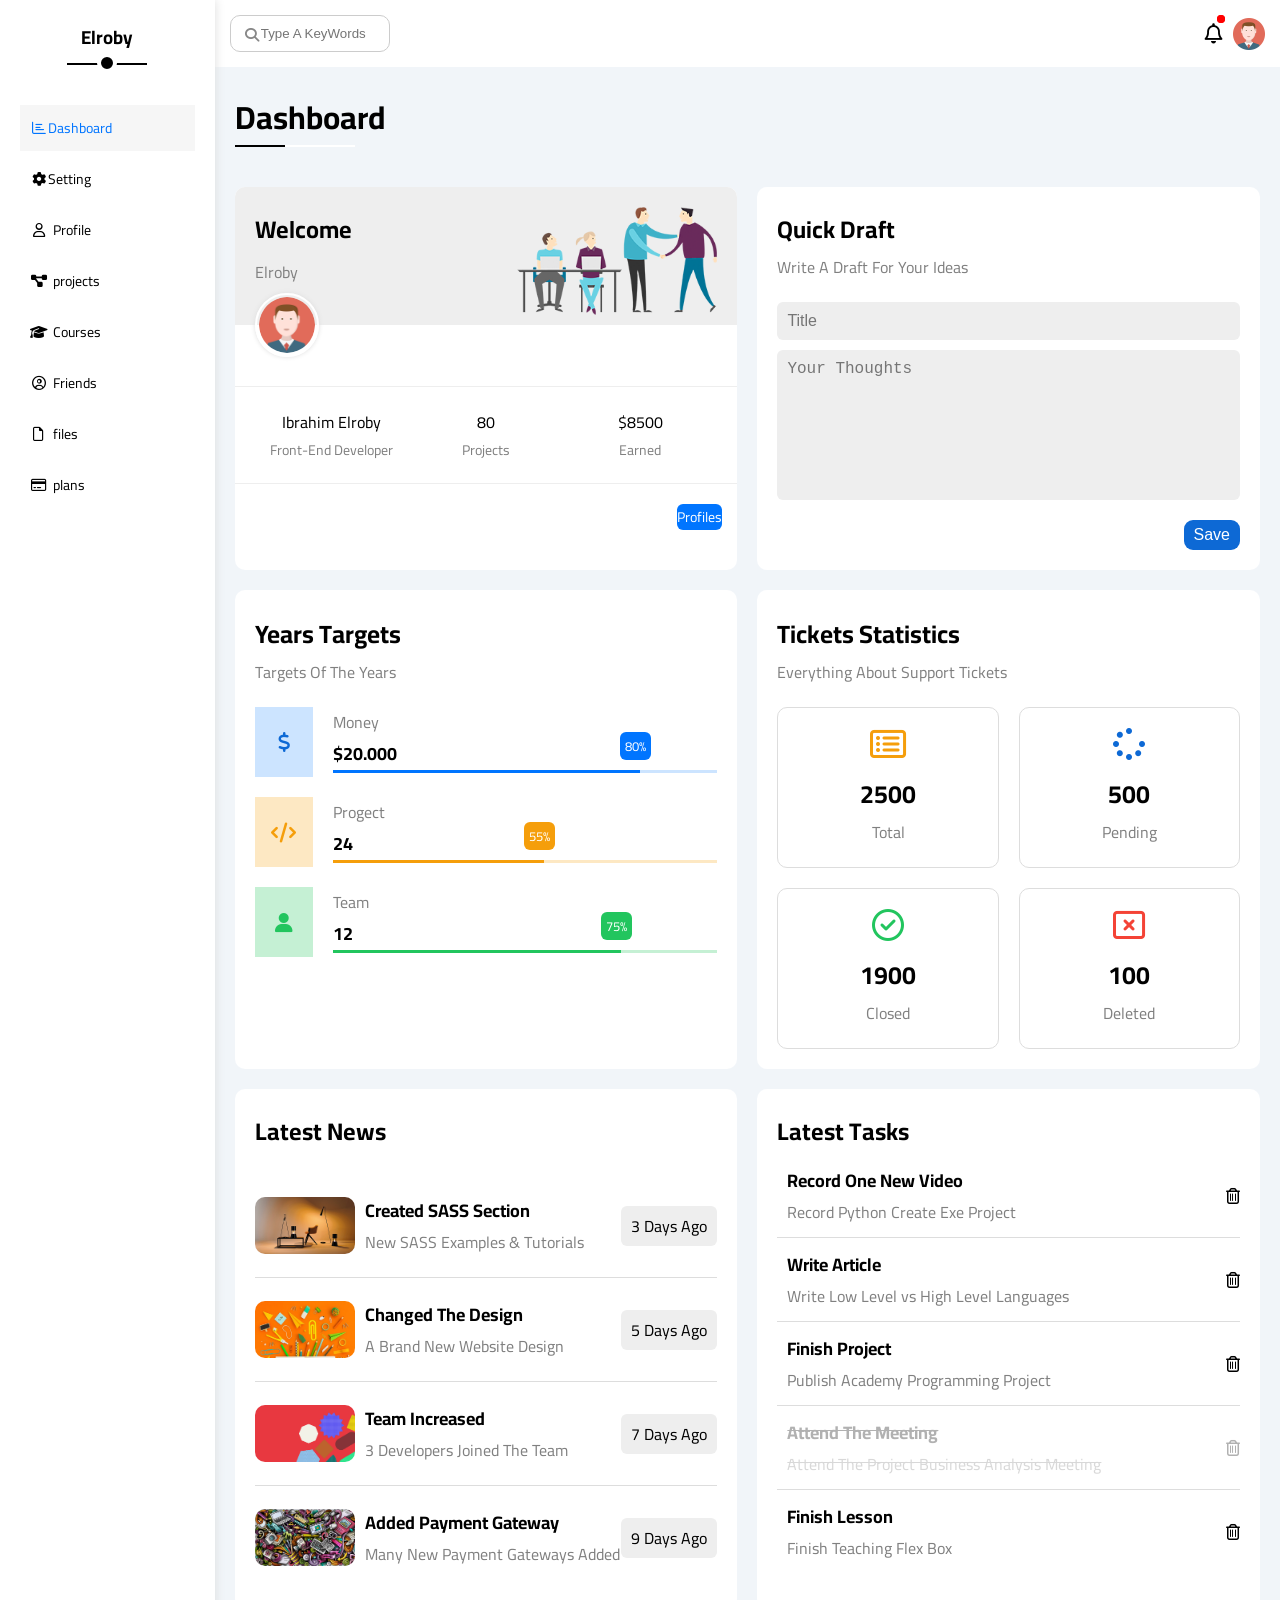
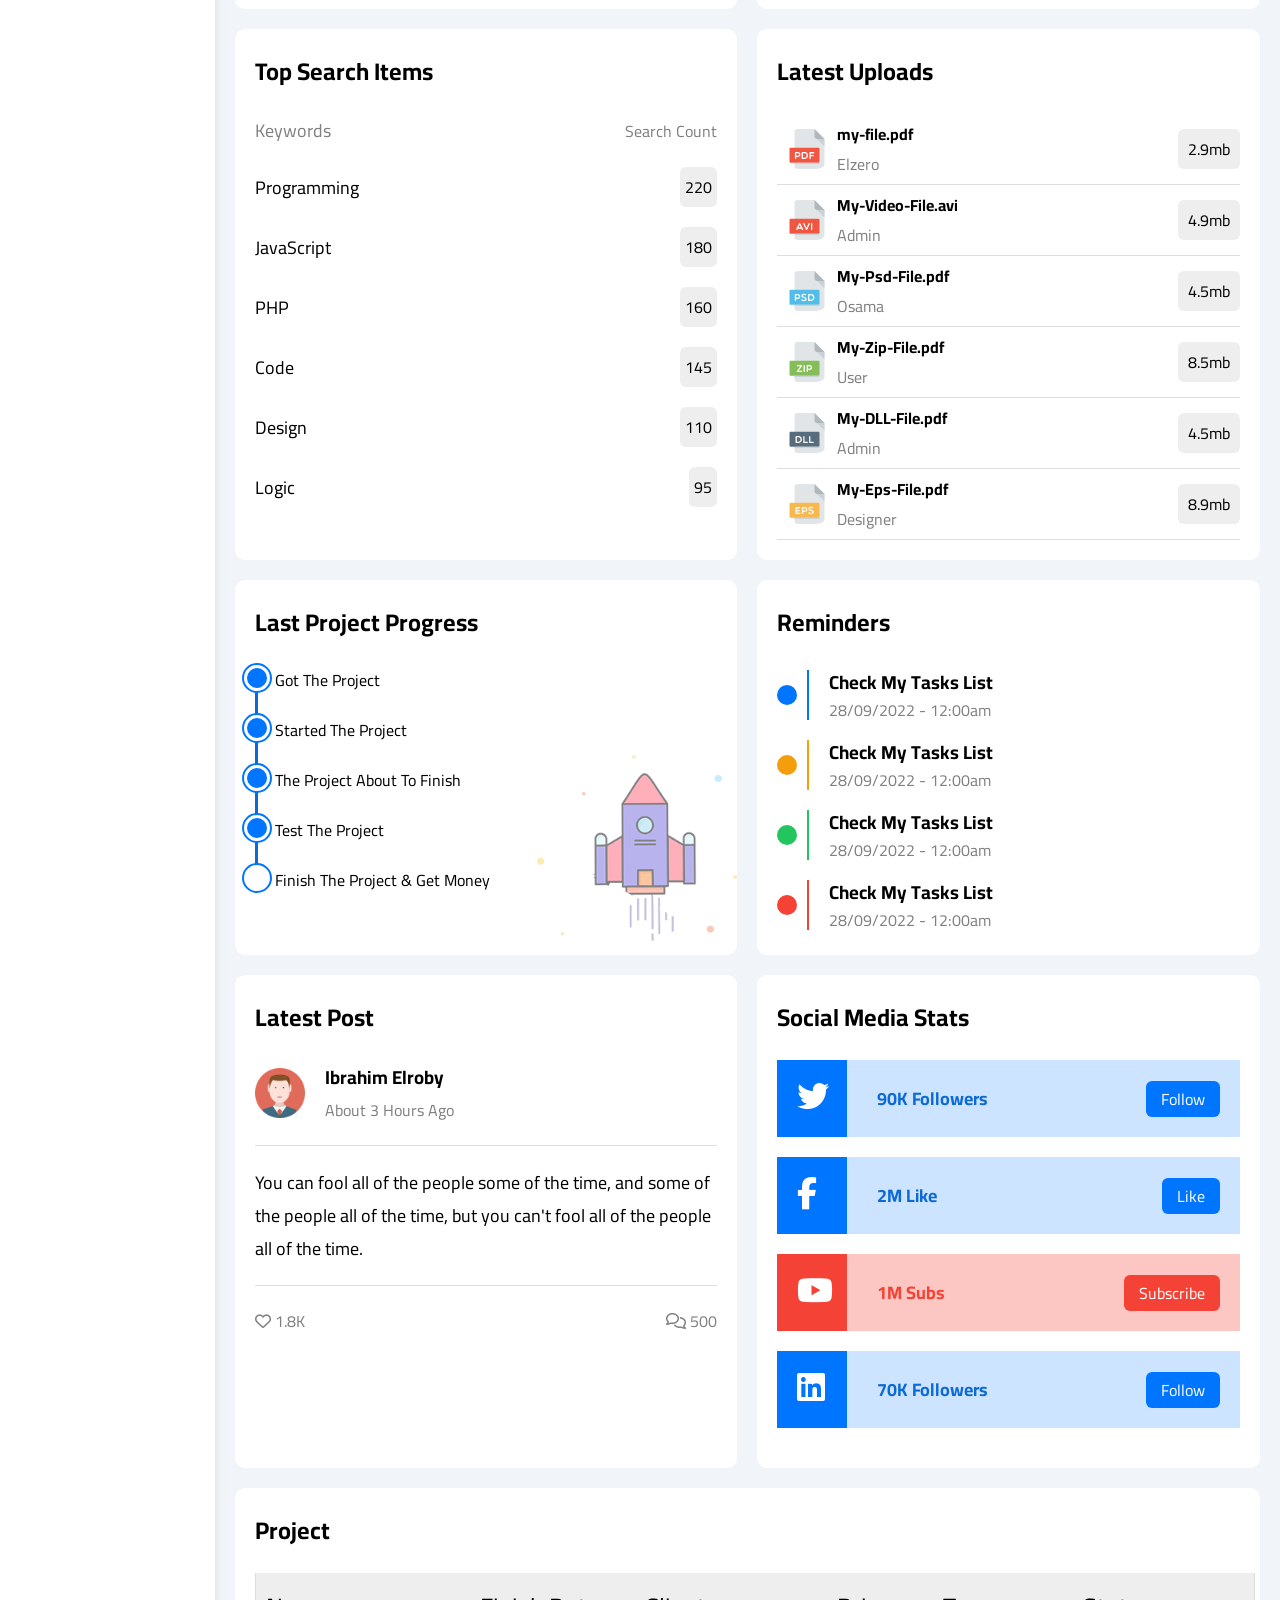
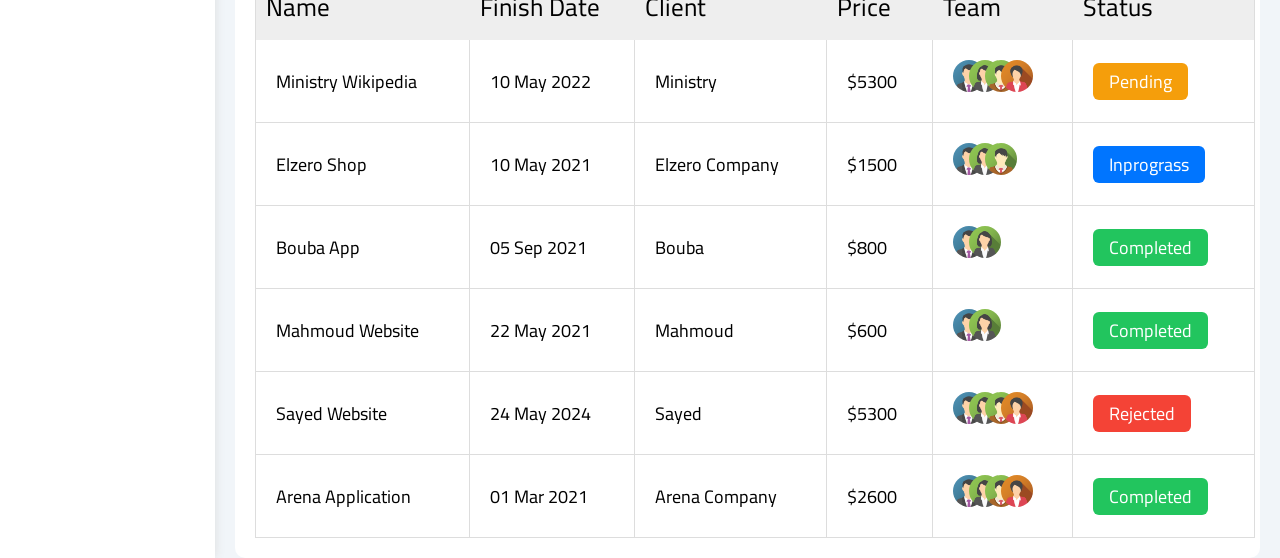
<file: index.html>
<!DOCTYPE html>
<html lang="en">
  <head>
    <meta charset="UTF-8" />
    <meta name="viewport" content="width=device-width, initial-scale=1.0" />
    <!-- Project Css -->
    <link rel="stylesheet" href="css/framework.css" />
    <link rel="stylesheet" href="css/project.css" />
    <!-- fontAwsome Library -->
    <link rel="stylesheet" href="css/all.min.css" />
    <!-- google fonts -->
    <link rel="preconnect" href="https://fonts.googleapis.com" />
    <link
      href="https://fonts.googleapis.com/css2?family=Cairo:wght@200..1000&amp;display=swap"
      rel="stylesheet"
    />
    <title>Elzero Dashboard By FrameWork</title>
  </head>
  <body>
    <div class="page d-flex">
      <!-- Sidebar Start -->
      <div class="sidebar bg-white p-20 p-relative">
        <h3 class="p-relative text-c mt-0">Elroby</h3>
        <ul>
          <li>
            <a
              href="index.html"
              class="active d-flex align-center fs-14 c-black radius-6 p-10"
            >
              <i class="fa-regular fa-chart-bar fa-fw"> </i
              ><span class="hide-mobile">Dashboard</span></a
            >
          </li>
          <li>
            <a
              href="settings.html"
              class="d-flex align-center fs-14 c-black radius-6 p-10"
              ><i class="fa-solid fa-gear fa-fw"></i>
              <span class="hide-mobile">Setting</span></a
            >
          </li>
          <li>
            <a
              href="profile.html"
              class="d-flex align-center fs-14 c-black radius-6 p-10 flex-g-5"
              ><i class="fa-regular fa-user fa-fw"></i>
              <span class="hide-mobile">Profile</span></a
            >
          </li>
          <li>
            <a
              href="project.html"
              class="d-flex align-center fs-14 c-black radius-6 p-10 flex-g-5"
              ><i class="fa-solid fa-diagram-project fa-fw"></i>
              <span class="hide-mobile">projects</span></a
            >
          </li>
          <li>
            <a
              href="courses.html"
              class="d-flex align-center fs-14 c-black radius-6 p-10 flex-g-5"
              ><i class="fa-solid fa-graduation-cap fa-fw"></i
              ><span class="hide-mobile">Courses</span></a
            >
          </li>
          <li>
            <a
              href="friends.html"
              class="d-flex align-center fs-14 c-black radius-6 p-10 flex-g-5"
              ><i class="fa-regular fa-circle-user fa-fw"></i>
              <span class="hide-mobile">Friends</span></a
            >
          </li>
          <li>
            <a
              href="file.html"
              class="d-flex align-center fs-14 c-black radius-6 p-10 flex-g-5"
              ><i class="fa-regular fa-file fa-fw"></i>
              <span class="hide-mobile">files</span></a
            >
          </li>
          <li>
            <a
              href="plan.html"
              class="d-flex align-center fs-14 c-black radius-6 p-10 flex-g-5"
              ><i class="fa-regular fa-credit-card fa-fw"></i>
              <span class="hide-mobile">plans</span></a
            >
          </li>
        </ul>
      </div>
      <!-- End Sidebar -->
      <!-- Start Content -->
      <div class="content w-full">
        <!-- Start Head -->
        <header class="header bg-white p-15 between-flex">
          <div class="search p-relative">
            <input
              type="search"
              placeholder="Type A KeyWords"
              class="p-10 raduis-10"
            />
          </div>
          <div class="icon">
            <span class="p-relative notification d-flex align-center">
              <span><i class="fa-regular fa-bell fa-lg"></i></span>
              <img src="imgs/avatar.png" alt="" />
            </span>
          </div>
        </header>
        <!-- End Head -->
        <h1>Dashboard</h1>
        <!-- start Wraper -->
        <div class="wrapper d-grid gap-20">
          <!-- Welcome Start -->
          <div class="welcome bg-white raduis-10 text-c-mobile block-mobile">
            <div class="intro p-20 d-flex space-between bg-eee">
              <div>
                <h2 class="m-0">Welcome</h2>
                <p class="c-gray mt-5">Elroby</p>
              </div>
              <img src="imgs/welcome.png" alt="" class="hide-mobile" />
            </div>
            <img src="imgs/avatar.png" alt="" class="avater" />
            <div class="body text-c d-flex p-20 mt-20 mb-20 block-mobile">
              <div>
                Ibrahim Elroby<span class="d-block c-gray fs-14"
                  >Front-End Developer</span
                >
              </div>
              <div>80 <span class="d-block c-gray fs-14">Projects</span></div>
              <div>$8500 <span class="d-block c-gray fs-14">Earned</span></div>
            </div>
            <a
              href="profile.html"
              class="visit d-block fs-14 raduis-6 bg-blue c-white w-fit btn-shape"
              >Profiles</a
            >
          </div>
          <!-- Welcome End -->

          <!-- Quick Draft  Start -->
          <div class="quick__draft bg-white p-20 raduis-10">
            <h2>Quick Draft</h2>
            <p class="c-gray mt-0 mb-20">Write A Draft For Your Ideas</p>
            <div class="form">
              <form action="">
                <input type="text" placeholder="title" />
                <textarea placeholder="Your Thoughts"></textarea>
                <input type="submit" value="save" />
              </form>
            </div>
          </div>
          <!-- Quick Draft  End -->
          <!-- Start Yearly Targets -->
          <div class="year-target raduis-10 bg-white p-20">
            <h2 class="m-0 fs-25">Years Targets</h2>
            <p class="c-gray mb-20">Targets Of The Years</p>
            <!-- Row One -->
            <div class="target-row d-flex mb-20">
              <div class="row-icon center-flex mr-20 bg-blue-light">
                <i class="fa-solid fa-dollar-sign fa-lg c-blue"></i>
              </div>
              <div class="d-flex flex-column w-full">
                <span class="c-gray text-l-mobile">Money</span>
                <div class="d-flex p-relative">
                  <span class="fw-bold fs-18">$20.000</span>
                  <span class="percentage blue-80 bg-blue c-white">80%</span>
                </div>
                <div class="brograss-bar bg-blue-light blue-before"></div>
              </div>
            </div>
            <!-- Row Two -->
            <div class="target-row d-flex mb-20">
              <div class="row-icon center-flex mr-20 bg-orange-light">
                <i class="fa-solid fa-code fa-lg c-orange"></i>
              </div>
              <div class="d-flex flex-column w-full">
                <span class="c-gray text-l-mobile">Progect</span>
                <div class="d-flex p-relative">
                  <span class="fw-bold fs-18">24</span>
                  <span class="percentage orange-55 bg-orange c-white"
                    >55%</span
                  >
                </div>
                <div class="brograss-bar orange-before bg-orange-light"></div>
              </div>
            </div>
            <!-- row three -->
            <div class="target-row d-flex mb-20">
              <div class="row-icon center-flex mr-20 bg-green-light">
                <i class="fa-solid fa-user fa-lg c-green"></i>
              </div>
              <div class="d-flex flex-column w-full">
                <span class="c-gray text-l-mobile">Team</span>
                <div class="d-flex p-relative">
                  <span class="fw-bold fs-18">12</span>
                  <span class="percentage green-75 bg-green c-white">75%</span>
                </div>
                <div class="brograss-bar green-before bg-green-light"></div>
              </div>
            </div>
          </div>
          <!-- End Yearly Targets -->
          <!-- Start Tickets Statistics-->
          <div class="tickets raduis-10 bg-white p-20">
            <h2 class="m-0 fs-25">Tickets Statistics</h2>
            <p class="c-gray mb-20">Everything About Support Tickets</p>
            <div class="tickets-cards">
              <!-- box one -->
              <div class="box center-flex p-20 flex-column raduis-10">
                <i
                  class="fa-regular fa-rectangle-list fa-2x mb-10 c-orange"
                ></i>
                <span class="fs-25 fw-bold">2500</span>
                <span class="c-gray">Total</span>
              </div>
              <!-- box Two -->
              <div class="box center-flex p-20 flex-column raduis-10">
                <i class="fa-solid fa-spinner fa-2x mb-10 c-blue"></i>
                <span class="fs-25 fw-bold">500</span>
                <span class="c-gray">Pending</span>
              </div>
              <!-- box three -->
              <div class="box center-flex p-20 flex-column raduis-10">
                <i class="fa-regular fa-circle-check fa-2x mb-10 c-green"></i>
                <span class="fs-25 fw-bold">1900</span>
                <span class="c-gray">Closed</span>
              </div>
              <!-- box four -->
              <div class="box center-flex p-20 flex-column raduis-10">
                <i class="fa-regular fa-rectangle-xmark fa-2x mb-10 c-red"></i>
                <span class="fs-25 fw-bold">100</span>
                <span class="c-gray">Deleted</span>
              </div>
            </div>
          </div>
          <!-- End Tickets Statistics-->
          <!-- Latest News Start  -->
          <div class="latest-news raduis-10 bg-white p-20">
            <h2>Latest News</h2>
            <div class="latest-box d-flex flex-column mt-20">
              <!-- card one  -->
              <div class="card between-flex">
                <div class="right d-flex align-center">
                  <img src="imgs/news-01.png" alt="" class="raduis-10" />
                  <div class="content ml-10">
                    <h4 class="fs-18 fw-bold m-0">Created SASS Section</h4>
                    <span class="c-gray">New SASS Examples & Tutorials </span>
                  </div>
                </div>
                <div class="left bg-eee raduis-6">3 Days Ago</div>
              </div>
              <!-- card two -->
              <div class="card between-flex">
                <div class="right d-flex align-center">
                  <img src="imgs/news-02.png" alt="" class="raduis-10" />
                  <div class="content ml-10">
                    <h4 class="fs-18 fw-bold m-0">Changed The Design</h4>
                    <span class="c-gray">A Brand New Website Design </span>
                  </div>
                </div>
                <div class="left bg-eee raduis-6">5 Days Ago</div>
              </div>
              <!-- card three -->
              <div class="card between-flex">
                <div class="right d-flex align-center">
                  <img src="imgs/news-03.png" alt="" class="raduis-10" />
                  <div class="content ml-10">
                    <h4 class="fs-18 fw-bold m-0">Team Increased</h4>
                    <span class="c-gray">3 Developers Joined The Team </span>
                  </div>
                </div>
                <div class="left bg-eee raduis-6">7 Days Ago</div>
              </div>
              <!-- card four  -->
              <div class="card between-flex">
                <div class="right d-flex align-center">
                  <img src="imgs/news-04.png" alt="" class="raduis-10" />
                  <div class="content ml-10">
                    <h4 class="fs-18 fw-bold m-0">Added Payment Gateway</h4>
                    <span class="c-gray">Many New Payment Gateways Added </span>
                  </div>
                </div>
                <div class="left bg-eee raduis-6">9 Days Ago</div>
              </div>
            </div>
          </div>
          <!-- Latest News End -->
          <!-- Latest Task Start -->
          <div class="latest-tasks raduis-10 p-20 bg-white">
            <h2>Latest Tasks</h2>
            <div class="latest-tasks-box">
              <!-- row one  -->
              <div class="row between-flex text-l-mobile">
                <div class="d-flex align-center">
                  <div class="content ml-10">
                    <h4 class="fs-18 fw-bold m-0">Record One New Video</h4>
                    <span class="c-gray"
                      >Record Python Create Exe Project
                    </span>
                  </div>
                </div>
                <i class="fa-regular fa-trash-can delete"></i>
              </div>
              <!-- row two  -->
              <div class="row between-flex">
                <div class="d-flex align-center text-l-mobile">
                  <div class="content ml-10">
                    <h4 class="fs-18 fw-bold m-0">Write Article</h4>
                    <span class="c-gray"
                      >Write Low Level vs High Level Languages
                    </span>
                  </div>
                </div>
                <i class="fa-regular fa-trash-can delete"></i>
              </div>
              <!-- row one  -->
              <div class="row between-flex">
                <div class="d-flex align-center text-l-mobile">
                  <div class="content ml-10">
                    <h4 class="fs-18 fw-bold m-0">Finish Project</h4>
                    <span class="c-gray"
                      >Publish Academy Programming Project
                    </span>
                  </div>
                </div>
                <i class="fa-regular fa-trash-can delete"></i>
              </div>
              <!-- row three  -->
              <div class="row between-flex">
                <div class="d-flex align-center text-l-mobile">
                  <div class="content ml-10">
                    <h4 class="fs-18 fw-bold m-0">Attend The Meeting</h4>
                    <span class="c-gray"
                      >Attend The Project Business Analysis Meeting
                    </span>
                  </div>
                </div>
                <i class="fa-regular fa-trash-can delete"></i>
              </div>
              <!-- row five  -->
              <div class="row between-flex">
                <div class="d-flex align-center text-l-mobile">
                  <div class="content ml-10">
                    <h4 class="fs-18 fw-bold m-0">Finish Lesson</h4>
                    <span class="c-gray">Finish Teaching Flex Box </span>
                  </div>
                </div>
                <i class="fa-regular fa-trash-can delete"></i>
              </div>
            </div>
          </div>
          <!-- Latest Task End -->
          <!-- Search Items Start  -->
          <div class="search-items raduis-10 bg-white p-20">
            <h2 class="mt-0 mb-20">Top Search Items</h2>
            <div class="search-content d-flex flex-column w-full gap-20">
              <div class="search-row between-flex c-gray">
                <!-- Rows -->
                <span class="fs-18">Keywords</span>
                <span>Search Count</span>
              </div>
              <div class="search-row between-flex w-full">
                <span class="fs-18">Programming</span>
                <span class="w-fit bg-eee p-5 raduis-6">220</span>
              </div>
              <div class="search-row between-flex w-full">
                <span class="fs-18">JavaScript</span>
                <span class="w-fit bg-eee p-5 raduis-6">180</span>
              </div>
              <div class="search-row between-flex w-full">
                <span class="fs-18">PHP</span>
                <span class="w-fit bg-eee p-5 raduis-6">160</span>
              </div>
              <div class="search-row between-flex w-full">
                <span class="fs-18">Code</span>
                <span class="w-fit bg-eee p-5 raduis-6">145</span>
              </div>
              <div class="search-row between-flex w-full">
                <span class="fs-18">Design</span>
                <span class="w-fit bg-eee p-5 raduis-6">110</span>
              </div>
              <div class="search-row between-flex w-full">
                <span class="fs-18">Logic</span>
                <span class="w-fit bg-eee p-5 raduis-6">95</span>
              </div>
            </div>
          </div>
          <!-- Search Items End  -->
          <!-- Latest Uploads Start -->
          <div class="latest-uploads bg-white raduis-10 p-20">
            <h2 class="mt-0 mb-20">Latest Uploads</h2>
            <div class="latest-uploads-box">
              <!-- Rows -->
              <!-- Row one-->
              <div class="uploads-row between-flex">
                <div class="left d-flex align-center">
                  <img src="imgs/svg/pdf.svg" class="raduis-10" />
                  <div class="content ml-10">
                    <h4 class="fs-16 m-0">my-file.pdf</h4>
                    <span class="c-gray mt-0">Elzero </span>
                  </div>
                </div>
                <div class="left bg-eee raduis-6">2.9mb</div>
              </div>
              <!-- Row two-->
              <div class="uploads-row between-flex">
                <div class="left d-flex align-center">
                  <img src="imgs/svg/avi.svg" class="raduis-10" />
                  <div class="content ml-10">
                    <h4 class="fs-16 m-0">My-Video-File.avi</h4>
                    <span class="c-gray mt-0">Admin </span>
                  </div>
                </div>
                <div class="left bg-eee raduis-6">4.9mb</div>
              </div>
              <!-- Row three-->
              <div class="uploads-row between-flex">
                <div class="left d-flex align-center">
                  <img src="imgs/svg/psd.svg" class="raduis-10" />
                  <div class="content ml-10">
                    <h4 class="fs-16 m-0">My-Psd-File.pdf</h4>
                    <span class="c-gray mt-0">Osama </span>
                  </div>
                </div>
                <div class="left bg-eee raduis-6">4.5mb</div>
              </div>
              <!-- Row four-->
              <div class="uploads-row between-flex">
                <div class="left d-flex align-center">
                  <img src="imgs/svg/zip.svg" class="raduis-10" />
                  <div class="content ml-10">
                    <h4 class="fs-16 m-0">My-Zip-File.pdf</h4>
                    <span class="c-gray mt-0">User </span>
                  </div>
                </div>
                <div class="left bg-eee raduis-6">8.5mb</div>
              </div>
              <!-- Row five-->
              <div class="uploads-row between-flex">
                <div class="left d-flex align-center">
                  <img src="imgs/svg/dll.svg" class="raduis-10" />
                  <div class="content ml-10">
                    <h4 class="fs-16 m-0">My-DLL-File.pdf</h4>
                    <span class="c-gray mt-0">Admin </span>
                  </div>
                </div>
                <div class="left bg-eee raduis-6">4.5mb</div>
              </div>
              <!-- Row six-->
              <div class="uploads-row between-flex">
                <div class="left d-flex align-center">
                  <img src="imgs/svg/eps.svg" class="raduis-10" />
                  <div class="content ml-10">
                    <h4 class="fs-16 m-0">My-Eps-File.pdf</h4>
                    <span class="c-gray mt-0">Designer </span>
                  </div>
                </div>
                <div class="left bg-eee raduis-6">8.9mb</div>
              </div>
            </div>
          </div>
          <!-- Latest Uploads End -->
          <!-- Last Project Progress Start -->
          <div class="project-prograss bg-white p-20 raduis-10 p-relative">
            <h2 class="mb-20 mt-0">Last Project Progress</h2>
            <img src="imgs/project.png" />
            <ul
              class="d-flex flex-column gap-20 pl-20 list-project p-relative text-l-mobile"
            >
              <li class="done">Got The Project</li>
              <li class="done">Started The Project</li>
              <li class="done">The Project About To Finish</li>
              <li class="done animated">Test The Project</li>
              <li>Finish The Project & Get Money</li>
            </ul>
          </div>
          <!-- Last Project Progress End -->
          <!-- Reminders Start  -->
          <div class="reminder bg-white p-20 raduis-10">
            <h2 class="mt-0 mb-20">Reminders</h2>
            <!-- Row one -->
            <div class="reminder-row d-flex mb-10 align-center">
              <div class="circle bg-blue"></div>
              <div class="line bg-blue"></div>
              <div class="reminder-content d-flex flex-column">
                <h3>Check My Tasks List</h3>
                <span class="c-gray mt-0">28/09/2022 - 12:00am </span>
              </div>
            </div>
            <!-- Row one -->
            <div class="reminder-row d-flex mb-10 align-center">
              <div class="circle bg-orange"></div>
              <div class="line bg-orange"></div>
              <div class="reminder-content d-flex flex-column">
                <h3>Check My Tasks List</h3>
                <span class="c-gray mt-0">28/09/2022 - 12:00am </span>
              </div>
            </div>
            <!-- Row one -->
            <div class="reminder-row d-flex mb-10 align-center">
              <div class="circle bg-green"></div>
              <div class="line bg-green"></div>
              <div class="reminder-content d-flex flex-column">
                <h3>Check My Tasks List</h3>
                <span class="c-gray mt-0">28/09/2022 - 12:00am </span>
              </div>
            </div>
            <!-- Row one -->
            <div class="reminder-row d-flex align-center">
              <div class="circle bg-red"></div>
              <div class="line bg-red"></div>
              <div class="reminder-content d-flex flex-column">
                <h3>Check My Tasks List</h3>
                <span class="c-gray mt-0">28/09/2022 - 12:00am </span>
              </div>
            </div>
          </div>
          <!-- Reminders End  -->
          <!-- Latest Post Start -->
          <div class="latest-post bg-white p-20 raduis-10">
            <h2 class="mt-0">Latest Post</h2>
            <ul class="d-flex flex-column">
              <li class="d-flex align-center">
                <img src="imgs/avatar.png" alt="" />
                <div>
                  <h3>Ibrahim Elroby</h3>
                  <span class="c-gray">About 3 Hours Ago</span>
                </div>
              </li>
              <li class="fs-18">
                You can fool all of the people some of the time, and some of the
                people all of the time, but you can't fool all of the people all
                of the time.
              </li>
              <li class="between-flex c-gray">
                <div>
                  <i class="fa-regular fa-heart"></i>
                  <span>1.8K</span>
                </div>
                <div>
                  <i class="fa-regular fa-comments"></i>
                  <span>500</span>
                </div>
              </li>
            </ul>
          </div>
          <!-- Latest Post End -->
          <!-- Social Media Stats Start-->
          <div class="social-media bg-white p-20 raduis-10">
            <h2 class="mb-20">Social Media Stats</h2>
            <div class="social-row d-flex bg-blue-light align-center mb-20">
              <div class="bg-blue social-icon mr-10">
                <i
                  class="fa-brands fa-twitter fa-2x c-white h-full center-flex"
                ></i>
              </div>
              <span class="c-blue fs-18 ml-20 fw-bold">90K Followers</span>
              <a href="#" class="w-fit p-5 raduis-6 c-white bg-blue">Follow</a>
            </div>
            <!-- row 2 -->
            <div class="social-row d-flex bg-blue-light align-center mb-20">
              <div class="bg-blue social-icon mr-10">
                <i
                  class="fa-brands fa-facebook-f fa-2x c-white h-full center-flex"
                ></i>
              </div>
              <span class="c-blue fs-18 ml-20 fw-bold">2M Like</span>
              <a href="#" class="w-fit p-5 raduis-6 c-white bg-blue">Like</a>
            </div>
            <!-- row 3 -->
            <div class="social-row d-flex bg-red-light align-center mb-20">
              <div class="bg-red social-icon mr-10">
                <i
                  class="fa-brands fa-youtube fa-2x c-white h-full center-flex"
                ></i>
              </div>
              <span class="c-red fs-18 ml-20 fw-bold">1M Subs</span>
              <a href="#" class="w-fit p-5 raduis-6 c-white bg-red"
                >Subscribe</a
              >
            </div>
            <!-- row 3 -->
            <div class="social-row d-flex bg-blue-light align-center mb-20">
              <div class="bg-blue social-icon mr-10">
                <i
                  class="fa-brands fa-linkedin fa-2x c-white h-full center-flex"
                ></i>
              </div>
              <span class="c-blue fs-18 ml-20 fw-bold">70K Followers</span>
              <a href="#" class="w-fit p-5 raduis-6 c-white bg-blue">Follow</a>
            </div>
          </div>
          <!-- Social Media Stats End-->
          <!-- Table Start  -->
          <div class="table-project bg-white p-20 raduis-10">
            <h2>Project</h2>
            <table class="w-full mt-20">
              <thead class="bg-eee">
                <tr class="p-20 fs-25">
                  <td class="p-10 fs-25">Name</td>
                  <td class="p-10 fs-25">Finish Date</td>
                  <td class="p-10 fs-25">Client</td>
                  <td class="p-10 fs-25">Price</td>
                  <td class="p-10 fs-25">Team</td>
                  <td class="p-10 fs-25">Status</td>
                </tr>
              </thead>
              <tbody>
                <tr>
                  <td>Ministry Wikipedia</td>
                  <td>10 May 2022</td>
                  <td>Ministry</td>
                  <td>$5300</td>
                  <td>
                    <img src="imgs/team-01.png" alt="" />
                    <img src="imgs/team-02.png" alt="" />
                    <img src="imgs/team-03.png" alt="" />
                    <img src="imgs/team-04.png" alt="" />
                  </td>
                  <td>
                    <span class="c-white bg-orange raduis-6 p-all"
                      >Pending</span
                    >
                  </td>
                </tr>
                <!-- tr2 -->
                <tr>
                  <td>Elzero Shop</td>
                  <td>10 May 2021</td>
                  <td>Elzero Company</td>
                  <td>$1500</td>
                  <td>
                    <img src="imgs/team-01.png" alt="" />
                    <img src="imgs/team-02.png" alt="" />
                    <img src="imgs/team-03.png" alt="" />
                  </td>
                  <td>
                    <span class="c-white bg-blue raduis-6 p-all"
                      >Inprograss</span
                    >
                  </td>
                </tr>
                <!-- tr3 -->
                <tr>
                  <td>Bouba App</td>
                  <td>05 Sep 2021</td>
                  <td>Bouba</td>
                  <td>$800</td>
                  <td>
                    <img src="imgs/team-01.png" alt="" />
                    <img src="imgs/team-02.png" alt="" />
                  </td>
                  <td>
                    <span class="c-white bg-green raduis-6 p-all"
                      >Completed</span
                    >
                  </td>
                </tr>
                <!-- tr4 -->
                <tr>
                  <td>Mahmoud Website</td>
                  <td>22 May 2021</td>
                  <td>Mahmoud</td>
                  <td>$600</td>
                  <td>
                    <img src="imgs/team-01.png" alt="" />
                    <img src="imgs/team-02.png" alt="" />
                  </td>
                  <td>
                    <span class="c-white bg-green raduis-6 p-all"
                      >Completed</span
                    >
                  </td>
                </tr>
                <!-- tr5 -->
                <tr>
                  <td>Sayed Website</td>
                  <td>24 May 2024</td>
                  <td>Sayed</td>
                  <td>$5300</td>
                  <td>
                    <img src="imgs/team-01.png" alt="" />
                    <img src="imgs/team-02.png" alt="" />
                    <img src="imgs/team-03.png" alt="" />
                    <img src="imgs/team-04.png" alt="" />
                  </td>
                  <td>
                    <span class="c-white bg-red raduis-6 p-all">Rejected</span>
                  </td>
                </tr>
                <!-- tr6 -->
                <tr>
                  <td>Arena Application</td>
                  <td>01 Mar 2021</td>
                  <td>Arena Company</td>
                  <td>$2600</td>
                  <td>
                    <img src="imgs/team-01.png" alt="" />
                    <img src="imgs/team-02.png" alt="" />
                    <img src="imgs/team-03.png" alt="" />
                    <img src="imgs/team-04.png" alt="" />
                  </td>
                  <td>
                    <span class="c-white bg-green raduis-6 p-all"
                      >Completed</span
                    >
                  </td>
                </tr>
              </tbody>
            </table>
          </div>
          <!-- Table End -->
        </div>
        <!-- End Wraper -->
      </div>
      <!-- End Content -->
    </div>
  </body>
</html>
</file>
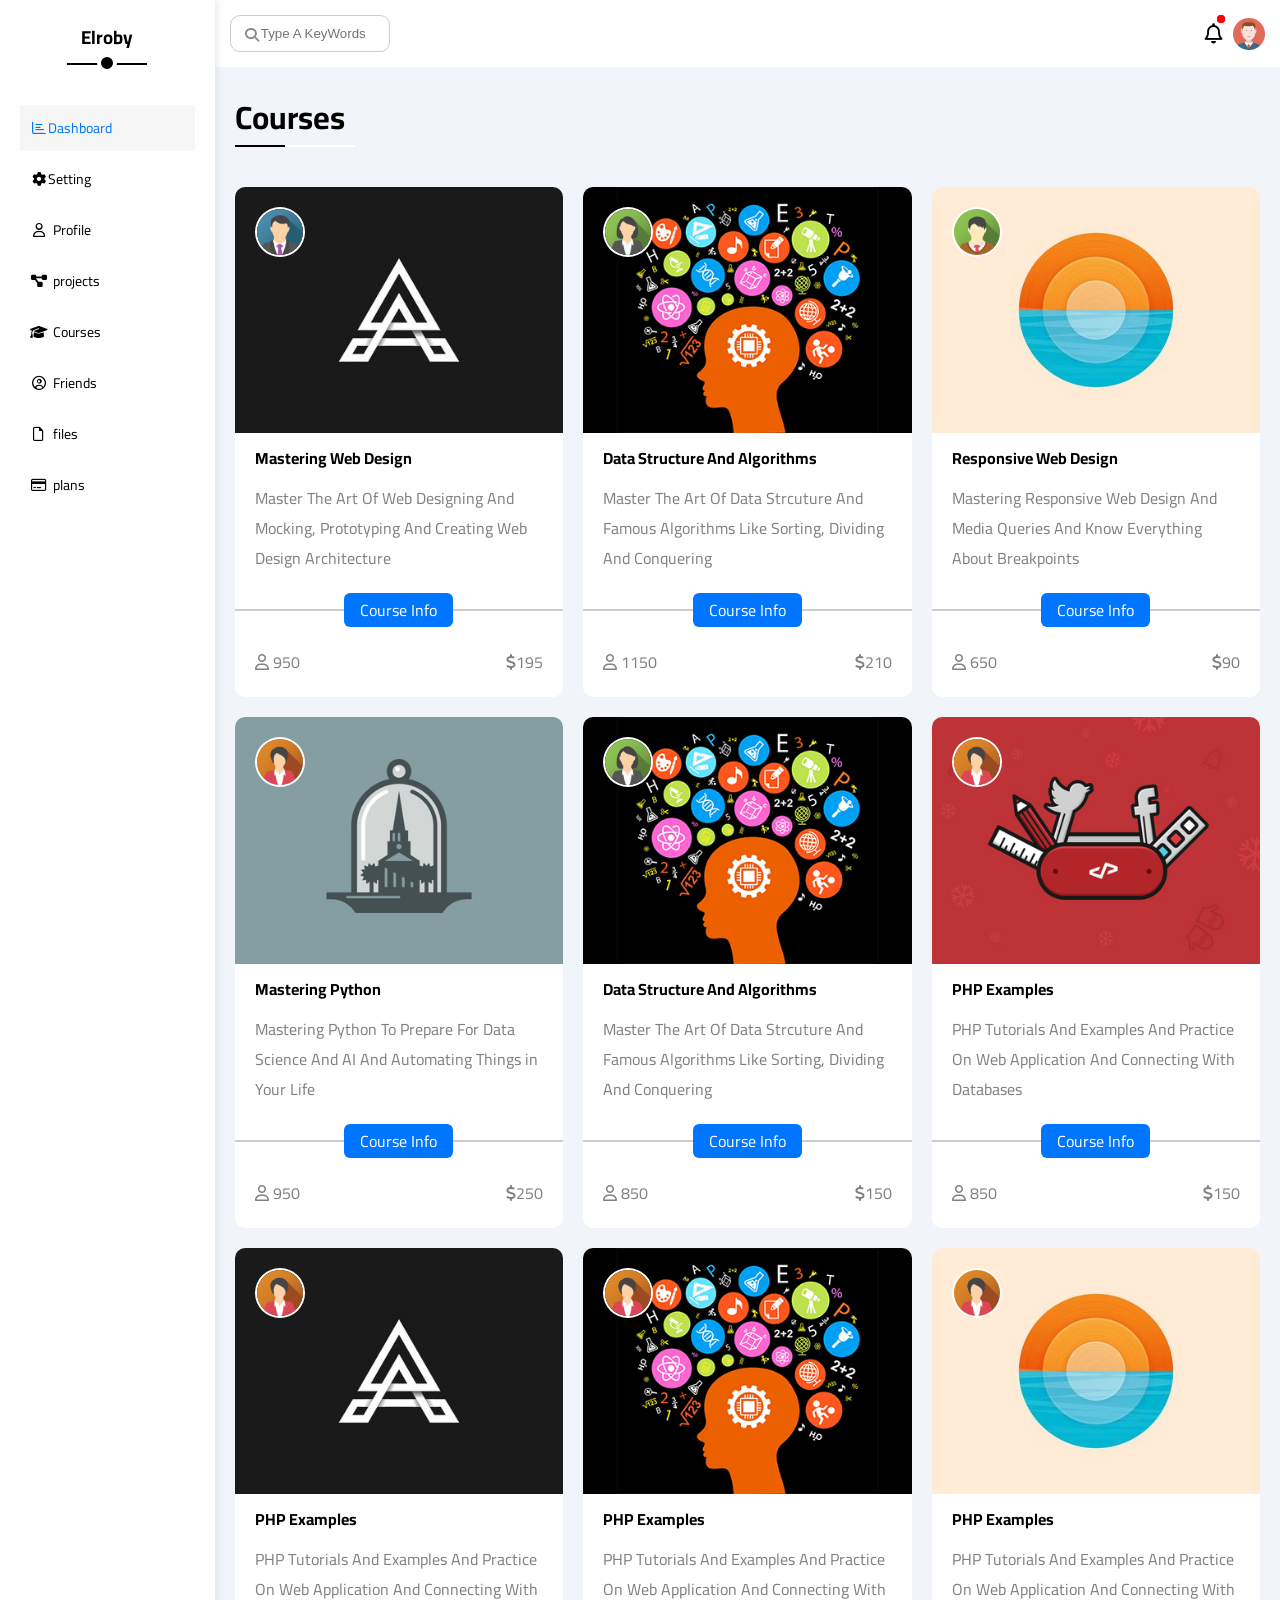
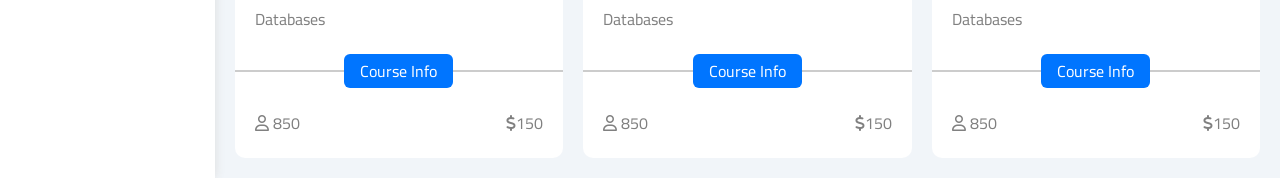
<file: courses.html>
<!DOCTYPE html>
<html lang="en">
  <head>
    <meta charset="UTF-8" />
    <meta name="viewport" content="width=device-width, initial-scale=1.0" />
    <title>Courses</title>
    <!-- Project Css -->
    <link rel="stylesheet" href="css/framework.css" />
    <link rel="stylesheet" href="css/project.css" />
    <!-- fontAwsome Library -->
    <link rel="stylesheet" href="css/all.min.css" />
    <!-- google fonts -->
    <link rel="preconnect" href="https://fonts.googleapis.com" />
    <link
      href="https://fonts.googleapis.com/css2?family=Cairo:wght@200..1000&amp;display=swap"
      rel="stylesheet"
    />
  </head>
  <body>
    <!-- page Start -->
    <div class="page d-flex">
      <!-- Sidebar Start -->
      <div class="sidebar bg-white p-20 p-relative">
        <h3 class="p-relative text-c mt-0">Elroby</h3>
        <ul>
          <li>
            <a
              href="index.html"
              class="active d-flex align-center fs-14 c-black radius-6 p-10"
            >
              <i class="fa-regular fa-chart-bar fa-fw"> </i
              ><span class="hide-mobile">Dashboard</span></a
            >
          </li>
          <li>
            <a
              href="settings.html"
              class="d-flex align-center fs-14 c-black radius-6 p-10"
              ><i class="fa-solid fa-gear fa-fw"></i>
              <span class="hide-mobile">Setting</span></a
            >
          </li>
          <li>
            <a
              href="profile.html"
              class="d-flex align-center fs-14 c-black radius-6 p-10 flex-g-5"
              ><i class="fa-regular fa-user fa-fw"></i>
              <span class="hide-mobile">Profile</span></a
            >
          </li>
          <li>
            <a
              href="project.html"
              class="d-flex align-center fs-14 c-black radius-6 p-10 flex-g-5"
              ><i class="fa-solid fa-diagram-project fa-fw"></i>
              <span class="hide-mobile">projects</span></a
            >
          </li>
          <li>
            <a
              href="courses.html"
              class="d-flex align-center fs-14 c-black radius-6 p-10 flex-g-5"
              ><i class="fa-solid fa-graduation-cap fa-fw"></i
              ><span class="hide-mobile">Courses</span></a
            >
          </li>
          <li>
            <a
              href="friends.html"
              class="d-flex align-center fs-14 c-black radius-6 p-10 flex-g-5"
              ><i class="fa-regular fa-circle-user fa-fw"></i>
              <span class="hide-mobile">Friends</span></a
            >
          </li>
          <li>
            <a
              href="file.html"
              class="d-flex align-center fs-14 c-black radius-6 p-10 flex-g-5"
              ><i class="fa-regular fa-file fa-fw"></i>
              <span class="hide-mobile">files</span></a
            >
          </li>
          <li>
            <a
              href="plan.html"
              class="d-flex align-center fs-14 c-black radius-6 p-10 flex-g-5"
              ><i class="fa-regular fa-credit-card fa-fw"></i>
              <span class="hide-mobile">plans</span></a
            >
          </li>
        </ul>
      </div>
      <!-- End Sidebar -->
      <!-- Content Start -->
      <div class="content w-full">
        <!-- Start Head -->
        <header class="header bg-white p-15 between-flex">
          <div class="search p-relative">
            <input
              type="search"
              placeholder="Type A KeyWords"
              class="p-10 raduis-10"
            />
          </div>
          <div class="icon">
            <span class="p-relative notification d-flex align-center">
              <span><i class="fa-regular fa-bell fa-lg"></i></span>
              <img src="imgs/avatar.png" alt="" />
            </span>
          </div>
        </header>
        <!-- End Head -->
        <h1>Courses</h1>
        <!-- Start Wrapper -->
        <div class="courses-wrapper d-grid gap-20">
          <!-- Course Card One  Start-->
          <div class="course-card d-flex flex-column bg-white raduis-10">
            <img src="imgs/course-01.jpg" />
            <img src="imgs/team-01.png" class="course-teacher-pic" />
            <h4 class="p-lr-20 mt-10 mb-10">Mastering Web Design</h4>
            <p class="p-lr-20 c-gray">
              Master The Art Of Web Designing And Mocking, Prototyping And
              Creating Web Design Architecture
            </p>
            <span class="course-info bg-blue w-fit raduis-6 c-white p-all"
              >Course Info</span
            >
            <div class="between-flex p-relative course-users mb-20 c-gray">
              <span class="pl-20">
                <i class="fa-regular fa-user"></i>
                950
              </span>
              <span class="pr-20"
                ><i class="fa-solid fa-dollar-sign"></i>195</span
              >
            </div>
          </div>
          <!-- Course Card One  End-->
          <!-- Course Card Two  Start-->
          <div class="course-card d-flex flex-column bg-white raduis-10">
            <img src="imgs/course-02.jpg" />
            <img src="imgs/team-02.png" class="course-teacher-pic" />
            <h4 class="p-lr-20 mt-10 mb-10">Data Structure And Algorithms</h4>
            <p class="p-lr-20 c-gray">
              Master The Art Of Data Strcuture And Famous Algorithms Like
              Sorting, Dividing And Conquering
            </p>
            <span class="course-info bg-blue w-fit raduis-6 c-white p-all"
              >Course Info</span
            >
            <div class="between-flex p-relative course-users mb-20 c-gray">
              <span class="pl-20">
                <i class="fa-regular fa-user"></i>
                1150
              </span>
              <span class="pr-20"
                ><i class="fa-solid fa-dollar-sign"></i>210</span
              >
            </div>
          </div>
          <!-- Course Card Two  End-->
          <!-- Course Card three  Start-->
          <div class="course-card d-flex flex-column bg-white raduis-10">
            <img src="imgs/course-03.jpg" />
            <img src="imgs/team-03.png" class="course-teacher-pic" />
            <h4 class="p-lr-20 mt-10 mb-10">Responsive Web Design</h4>
            <p class="p-lr-20 c-gray">
              Mastering Responsive Web Design And Media Queries And Know
              Everything About Breakpoints
            </p>
            <span class="course-info bg-blue w-fit raduis-6 c-white p-all"
              >Course Info</span
            >
            <div class="between-flex p-relative course-users mb-20 c-gray">
              <span class="pl-20">
                <i class="fa-regular fa-user"></i>
                650
              </span>
              <span class="pr-20"
                ><i class="fa-solid fa-dollar-sign"></i>90</span
              >
            </div>
          </div>
          <!-- Course Card Three  End-->
          <!-- Course Card Four  Start-->
          <div class="course-card d-flex flex-column bg-white raduis-10">
            <img src="imgs/course-04.jpg" />
            <img src="imgs/team-04.png" class="course-teacher-pic" />
            <h4 class="p-lr-20 mt-10 mb-10">Mastering Python</h4>
            <p class="p-lr-20 c-gray">
              Mastering Python To Prepare For Data Science And AI And Automating
              Things in Your Life
            </p>
            <span class="course-info bg-blue w-fit raduis-6 c-white p-all"
              >Course Info</span
            >
            <div class="between-flex p-relative course-users mb-20 c-gray">
              <span class="pl-20">
                <i class="fa-regular fa-user"></i>
                950
              </span>
              <span class="pr-20"
                ><i class="fa-solid fa-dollar-sign"></i>250</span
              >
            </div>
          </div>
          <!-- Course Card Four  End-->
          <!-- Course Card Five  Start-->
          <div class="course-card d-flex flex-column bg-white raduis-10">
            <img src="imgs/course-02.jpg" />
            <img src="imgs/team-02.png" class="course-teacher-pic" />
            <h4 class="p-lr-20 mt-10 mb-10">Data Structure And Algorithms</h4>
            <p class="p-lr-20 c-gray">
              Master The Art Of Data Strcuture And Famous Algorithms Like
              Sorting, Dividing And Conquering
            </p>
            <span class="course-info bg-blue w-fit raduis-6 c-white p-all"
              >Course Info</span
            >
            <div class="between-flex p-relative course-users mb-20 c-gray">
              <span class="pl-20">
                <i class="fa-regular fa-user"></i>
                850
              </span>
              <span class="pr-20"
                ><i class="fa-solid fa-dollar-sign"></i>150</span
              >
            </div>
          </div>
          <!-- Course Card five  End-->
          <!-- Course Card Five  Start-->
          <div class="course-card d-flex flex-column bg-white raduis-10">
            <img src="imgs/course-05.jpg" />
            <img src="imgs/team-04.png" class="course-teacher-pic" />
            <h4 class="p-lr-20 mt-10 mb-10">PHP Examples</h4>
            <p class="p-lr-20 c-gray">
              PHP Tutorials And Examples And Practice On Web Application And
              Connecting With Databases
            </p>
            <span class="course-info bg-blue w-fit raduis-6 c-white p-all"
              >Course Info</span
            >
            <div class="between-flex p-relative course-users mb-20 c-gray">
              <span class="pl-20">
                <i class="fa-regular fa-user"></i>
                850
              </span>
              <span class="pr-20"
                ><i class="fa-solid fa-dollar-sign"></i>150</span
              >
            </div>
          </div>
          <!-- Course Card five  End-->
          <!-- Course Card Five  Start-->
          <div class="course-card d-flex flex-column bg-white raduis-10">
            <img src="imgs/course-01.jpg" />
            <img src="imgs/team-04.png" class="course-teacher-pic" />
            <h4 class="p-lr-20 mt-10 mb-10">PHP Examples</h4>
            <p class="p-lr-20 c-gray">
              PHP Tutorials And Examples And Practice On Web Application And
              Connecting With Databases
            </p>
            <span class="course-info bg-blue w-fit raduis-6 c-white p-all"
              >Course Info</span
            >
            <div class="between-flex p-relative course-users mb-20 c-gray">
              <span class="pl-20">
                <i class="fa-regular fa-user"></i>
                850
              </span>
              <span class="pr-20"
                ><i class="fa-solid fa-dollar-sign"></i>150</span
              >
            </div>
          </div>
          <!-- Course Card five  End-->
          <!-- Course Card Five  Start-->
          <div class="course-card d-flex flex-column bg-white raduis-10">
            <img src="imgs/course-02.jpg" />
            <img src="imgs/team-04.png" class="course-teacher-pic" />
            <h4 class="p-lr-20 mt-10 mb-10">PHP Examples</h4>
            <p class="p-lr-20 c-gray">
              PHP Tutorials And Examples And Practice On Web Application And
              Connecting With Databases
            </p>
            <span class="course-info bg-blue w-fit raduis-6 c-white p-all"
              >Course Info</span
            >
            <div class="between-flex p-relative course-users mb-20 c-gray">
              <span class="pl-20">
                <i class="fa-regular fa-user"></i>
                850
              </span>
              <span class="pr-20"
                ><i class="fa-solid fa-dollar-sign"></i>150</span
              >
            </div>
          </div>
          <!-- Course Card five  End-->
          <!-- Course Card Five  Start-->
          <div class="course-card d-flex flex-column bg-white raduis-10">
            <img src="imgs/course-03.jpg" />
            <img src="imgs/team-04.png" class="course-teacher-pic" />
            <h4 class="p-lr-20 mt-10 mb-10">PHP Examples</h4>
            <p class="p-lr-20 c-gray">
              PHP Tutorials And Examples And Practice On Web Application And
              Connecting With Databases
            </p>
            <span class="course-info bg-blue w-fit raduis-6 c-white p-all"
              >Course Info</span
            >
            <div class="between-flex p-relative course-users mb-20 c-gray">
              <span class="pl-20">
                <i class="fa-regular fa-user"></i>
                850
              </span>
              <span class="pr-20"
                ><i class="fa-solid fa-dollar-sign"></i>150</span
              >
            </div>
          </div>
          <!-- Course Card five  End-->
        </div>
        <!-- End Wrapper  -->
      </div>
      <!-- End Content  -->
    </div>
    <!-- End page  -->
  </body>
</html>
</file>
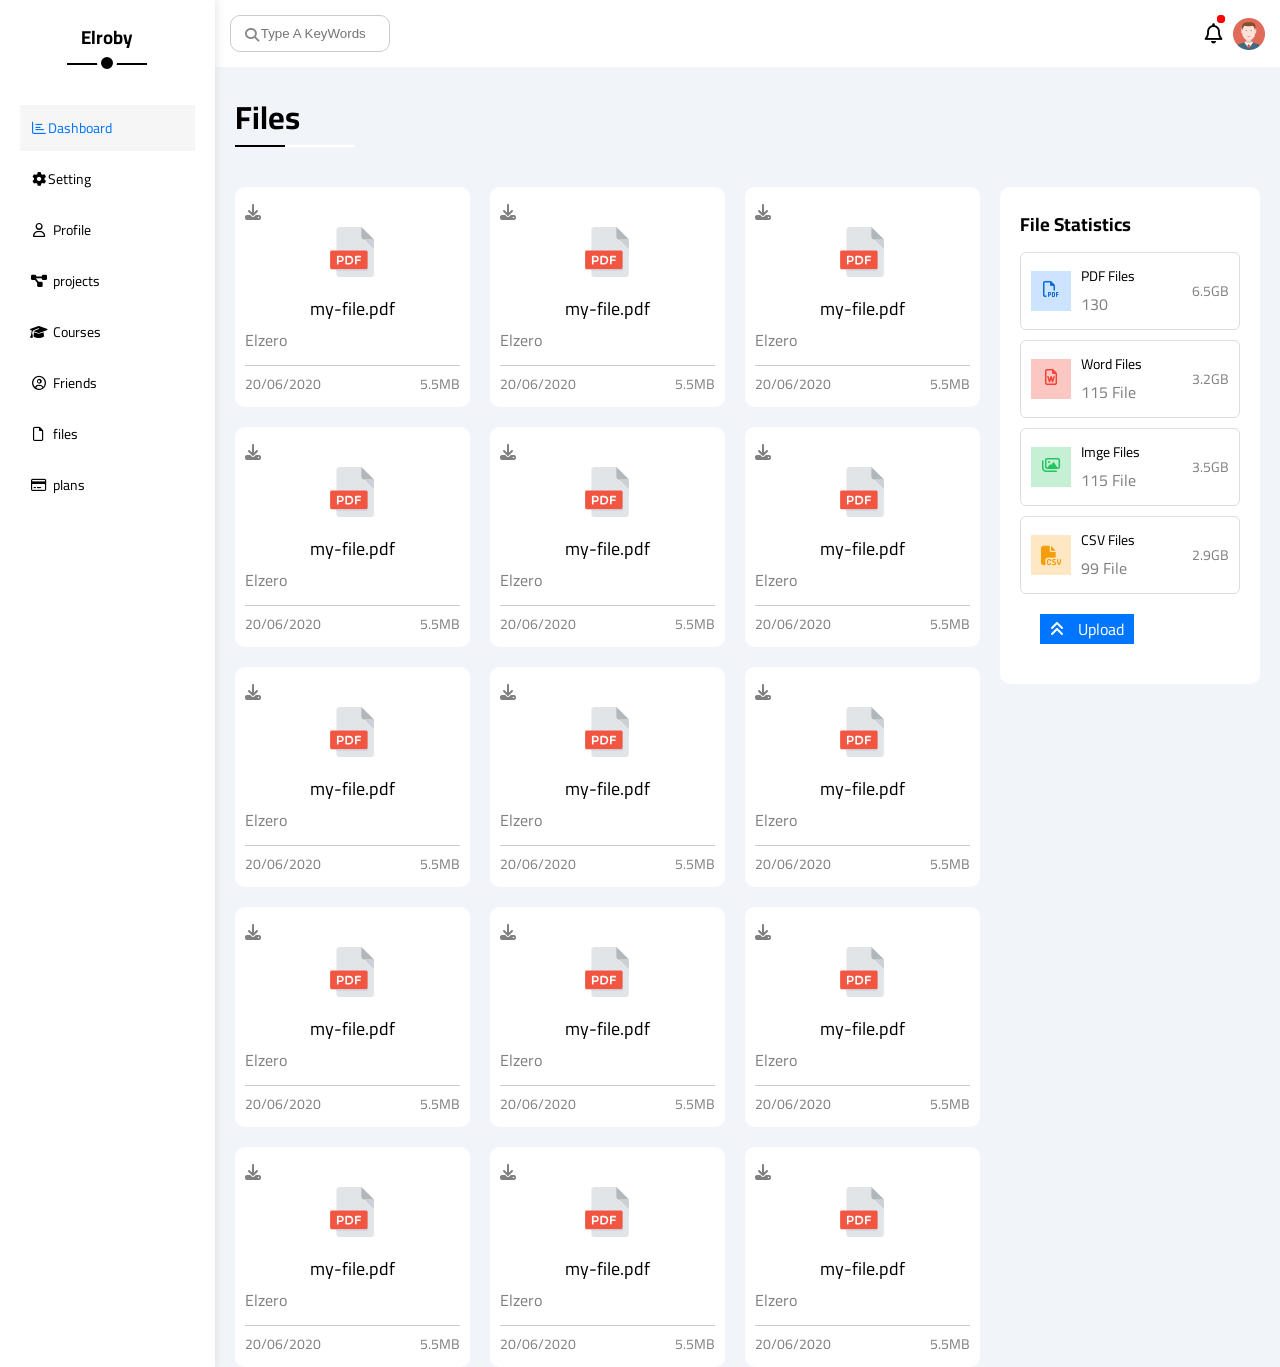
<file: file.html>
<!DOCTYPE html>
<html lang="en">
  <head>
    <meta charset="UTF-8" />
    <meta name="viewport" content="width=device-width, initial-scale=1.0" />
    <title>Files</title>
    <!-- Project Css -->
    <link rel="stylesheet" href="css/framework.css" />
    <link rel="stylesheet" href="css/project.css" />
    <!-- fontAwsome Library -->
    <link rel="stylesheet" href="css/all.min.css" />
    <!-- google fonts -->
    <link rel="preconnect" href="https://fonts.googleapis.com" />
    <link
      href="https://fonts.googleapis.com/css2?family=Cairo:wght@200..1000&amp;display=swap"
      rel="stylesheet"
    />
  </head>
  <body>
    <div class="page d-flex">
      <!-- Sidebar Start -->
      <div class="sidebar bg-white p-20 p-relative">
        <h3 class="p-relative text-c mt-0">Elroby</h3>
        <ul>
          <li>
            <a
              href="index.html"
              class="active d-flex align-center fs-14 c-black radius-6 p-10"
            >
              <i class="fa-regular fa-chart-bar fa-fw"> </i
              ><span class="hide-mobile">Dashboard</span></a
            >
          </li>
          <li>
            <a
              href="settings.html"
              class="d-flex align-center fs-14 c-black radius-6 p-10"
              ><i class="fa-solid fa-gear fa-fw"></i>
              <span class="hide-mobile">Setting</span></a
            >
          </li>
          <li>
            <a
              href="profile.html"
              class="d-flex align-center fs-14 c-black radius-6 p-10 flex-g-5"
              ><i class="fa-regular fa-user fa-fw"></i>
              <span class="hide-mobile">Profile</span></a
            >
          </li>
          <li>
            <a
              href="project.html"
              class="d-flex align-center fs-14 c-black radius-6 p-10 flex-g-5"
              ><i class="fa-solid fa-diagram-project fa-fw"></i>
              <span class="hide-mobile">projects</span></a
            >
          </li>
          <li>
            <a
              href="courses.html"
              class="d-flex align-center fs-14 c-black radius-6 p-10 flex-g-5"
              ><i class="fa-solid fa-graduation-cap fa-fw"></i
              ><span class="hide-mobile">Courses</span></a
            >
          </li>
          <li>
            <a
              href="friends.html"
              class="d-flex align-center fs-14 c-black radius-6 p-10 flex-g-5"
              ><i class="fa-regular fa-circle-user fa-fw"></i>
              <span class="hide-mobile">Friends</span></a
            >
          </li>
          <li>
            <a
              href="file.html"
              class="d-flex align-center fs-14 c-black radius-6 p-10 flex-g-5"
              ><i class="fa-regular fa-file fa-fw"></i>
              <span class="hide-mobile">files</span></a
            >
          </li>
          <li>
            <a
              href="plan.html"
              class="d-flex align-center fs-14 c-black radius-6 p-10 flex-g-5"
              ><i class="fa-regular fa-credit-card fa-fw"></i>
              <span class="hide-mobile">plans</span></a
            >
          </li>
        </ul>
      </div>
      <!-- End Sidebar -->
      <!-- Content Start -->
      <div class="content w-full">
        <!-- Start Head -->
        <header class="header bg-white p-15 between-flex">
          <div class="search p-relative">
            <input
              type="search"
              placeholder="Type A KeyWords"
              class="p-10 raduis-10"
            />
          </div>
          <div class="icon">
            <span class="p-relative notification d-flex align-center">
              <span><i class="fa-regular fa-bell fa-lg"></i></span>
              <img src="imgs/avatar.png" alt="" />
            </span>
          </div>
        </header>
        <!-- End Head -->
        <h1>Files</h1>
        <!-- File Wrapper Section Start -->
        <div class="wrapper d-flex gap-20">
          <!-- Stats File Start  -->
          <div class="file-stats bg-white raduis-10 p-20 d-flex flex-column">
            <h3>File Statistics</h3>
            <!-- Stats Card one Start  -->
            <div
              class="stats-card d-flex align-center border-1-ccc p-10 mt-10 raduis-6"
            >
              <i class="fa-regular fa-file-pdf c-blue bg-blue-light p-10"></i>
              <div class="info d-flex flex-column">
                <span class="m-0 fs-14">PDF Files</span>
                <span class="c-gray">130</span>
              </div>
              <span class="c-gray fs-14">6.5GB</span>
            </div>
            <!-- Stats Card one End  -->
            <!-- Stats Card two Start  -->
            <div
              class="stats-card d-flex align-center border-1-ccc p-10 mt-10 raduis-6"
            >
              <i class="fa-regular fa-file-word c-red bg-red-light p-10"></i>
              <div class="info d-flex flex-column">
                <span class="m-0 fs-14">Word Files</span>
                <span class="c-gray">115 File</span>
              </div>
              <span class="c-gray fs-14">3.2GB</span>
            </div>
            <!-- Stats Card Two End  -->
            <!-- Stats Card three Start  -->
            <div
              class="stats-card d-flex align-center border-1-ccc p-10 mt-10 raduis-6"
            >
              <i class="fa-regular fa-images c-green bg-green-light p-10"></i>
              <div class="info d-flex flex-column">
                <span class="m-0 fs-14">Imge Files</span>
                <span class="c-gray">115 File</span>
              </div>
              <span class="c-gray fs-14">3.5GB</span>
            </div>
            <!-- Stats Card three End  -->
            <!-- Stats Card four Start  -->
            <div
              class="stats-card d-flex align-center border-1-ccc p-10 mt-10 raduis-6"
            >
              <i
                class="fa-solid fa-file-csv fa-lg c-orange bg-orange-light center-flex c-orange icon"
              ></i>
              <div class="info d-flex flex-column">
                <span class="m-0 fs-14">CSV Files</span>
                <span class="c-gray">99 File</span>
              </div>
              <span class="c-gray fs-14">2.9GB</span>
            </div>
            <!-- Stats Card four End  -->
            <a href="#" class="align-center m-20 bg-blue c-white w-fit p-lr-10">
              <i class="fa-solid fa-angles-up mr-10"></i> Upload
            </a>
          </div>
          <!-- Stats File End  -->
          <!-- File Container Start  -->
          <div class="file-container gap-20">
            <!-- file Card One Start -->
            <div class="bg-white raduis-10 p-10 file-card">
              <i class="fa-solid fa-download c-gray"></i>
              <div class="file-type">
                <img src="imgs/svg/pdf.svg" />
                <span class="fs-18 c-black">my-file.pdf</span>
              </div>
              <span class="c-gray">Elzero</span>
              <div class="between-flex c-gray fs-14 mt-10 border-t-1-ccc pt-5">
                <span>20/06/2020 </span>
                <span>5.5MB</span>
              </div>
            </div>
            <!-- file Card One End -->
            <!-- file Card One Start -->
            <div class="bg-white raduis-10 p-10 file-card">
              <i class="fa-solid fa-download c-gray"></i>
              <div class="file-type">
                <img src="imgs/svg/pdf.svg" />
                <span class="fs-18 c-black">my-file.pdf</span>
              </div>
              <span class="c-gray">Elzero</span>
              <div class="between-flex c-gray fs-14 mt-10 border-t-1-ccc pt-5">
                <span>20/06/2020 </span>
                <span>5.5MB</span>
              </div>
            </div>
            <!-- file Card One End -->
            <!-- file Card One Start -->
            <div class="bg-white raduis-10 p-10 file-card">
              <i class="fa-solid fa-download c-gray"></i>
              <div class="file-type">
                <img src="imgs/svg/pdf.svg" />
                <span class="fs-18 c-black">my-file.pdf</span>
              </div>
              <span class="c-gray">Elzero</span>
              <div class="between-flex c-gray fs-14 mt-10 border-t-1-ccc pt-5">
                <span>20/06/2020 </span>
                <span>5.5MB</span>
              </div>
            </div>
            <!-- file Card One End -->
            <!-- file Card One Start -->
            <div class="bg-white raduis-10 p-10 file-card">
              <i class="fa-solid fa-download c-gray"></i>
              <div class="file-type">
                <img src="imgs/svg/pdf.svg" />
                <span class="fs-18 c-black">my-file.pdf</span>
              </div>
              <span class="c-gray">Elzero</span>
              <div class="between-flex c-gray fs-14 mt-10 border-t-1-ccc pt-5">
                <span>20/06/2020 </span>
                <span>5.5MB</span>
              </div>
            </div>
            <!-- file Card One End -->
            <!-- file Card One Start -->
            <div class="bg-white raduis-10 p-10 file-card">
              <i class="fa-solid fa-download c-gray"></i>
              <div class="file-type">
                <img src="imgs/svg/pdf.svg" />
                <span class="fs-18 c-black">my-file.pdf</span>
              </div>
              <span class="c-gray">Elzero</span>
              <div class="between-flex c-gray fs-14 mt-10 border-t-1-ccc pt-5">
                <span>20/06/2020 </span>
                <span>5.5MB</span>
              </div>
            </div>
            <!-- file Card One End -->
            <!-- file Card One Start -->
            <div class="bg-white raduis-10 p-10 file-card">
              <i class="fa-solid fa-download c-gray"></i>
              <div class="file-type">
                <img src="imgs/svg/pdf.svg" />
                <span class="fs-18 c-black">my-file.pdf</span>
              </div>
              <span class="c-gray">Elzero</span>
              <div class="between-flex c-gray fs-14 mt-10 border-t-1-ccc pt-5">
                <span>20/06/2020 </span>
                <span>5.5MB</span>
              </div>
            </div>
            <!-- file Card One End -->
            <!-- file Card One Start -->
            <div class="bg-white raduis-10 p-10 file-card">
              <i class="fa-solid fa-download c-gray"></i>
              <div class="file-type">
                <img src="imgs/svg/pdf.svg" />
                <span class="fs-18 c-black">my-file.pdf</span>
              </div>
              <span class="c-gray">Elzero</span>
              <div class="between-flex c-gray fs-14 mt-10 border-t-1-ccc pt-5">
                <span>20/06/2020 </span>
                <span>5.5MB</span>
              </div>
            </div>
            <!-- file Card One End -->
            <!-- file Card One Start -->
            <div class="bg-white raduis-10 p-10 file-card">
              <i class="fa-solid fa-download c-gray"></i>
              <div class="file-type">
                <img src="imgs/svg/pdf.svg" />
                <span class="fs-18 c-black">my-file.pdf</span>
              </div>
              <span class="c-gray">Elzero</span>
              <div class="between-flex c-gray fs-14 mt-10 border-t-1-ccc pt-5">
                <span>20/06/2020 </span>
                <span>5.5MB</span>
              </div>
            </div>
            <!-- file Card One End -->
            <!-- file Card One Start -->
            <div class="bg-white raduis-10 p-10 file-card">
              <i class="fa-solid fa-download c-gray"></i>
              <div class="file-type">
                <img src="imgs/svg/pdf.svg" />
                <span class="fs-18 c-black">my-file.pdf</span>
              </div>
              <span class="c-gray">Elzero</span>
              <div class="between-flex c-gray fs-14 mt-10 border-t-1-ccc pt-5">
                <span>20/06/2020 </span>
                <span>5.5MB</span>
              </div>
            </div>
            <!-- file Card One End -->
            <!-- file Card One Start -->
            <div class="bg-white raduis-10 p-10 file-card">
              <i class="fa-solid fa-download c-gray"></i>
              <div class="file-type">
                <img src="imgs/svg/pdf.svg" />
                <span class="fs-18 c-black">my-file.pdf</span>
              </div>
              <span class="c-gray">Elzero</span>
              <div class="between-flex c-gray fs-14 mt-10 border-t-1-ccc pt-5">
                <span>20/06/2020 </span>
                <span>5.5MB</span>
              </div>
            </div>
            <!-- file Card One End -->
            <!-- file Card One Start -->
            <div class="bg-white raduis-10 p-10 file-card">
              <i class="fa-solid fa-download c-gray"></i>
              <div class="file-type">
                <img src="imgs/svg/pdf.svg" />
                <span class="fs-18 c-black">my-file.pdf</span>
              </div>
              <span class="c-gray">Elzero</span>
              <div class="between-flex c-gray fs-14 mt-10 border-t-1-ccc pt-5">
                <span>20/06/2020 </span>
                <span>5.5MB</span>
              </div>
            </div>
            <!-- file Card One End -->
            <!-- file Card One Start -->
            <div class="bg-white raduis-10 p-10 file-card">
              <i class="fa-solid fa-download c-gray"></i>
              <div class="file-type">
                <img src="imgs/svg/pdf.svg" />
                <span class="fs-18 c-black">my-file.pdf</span>
              </div>
              <span class="c-gray">Elzero</span>
              <div class="between-flex c-gray fs-14 mt-10 border-t-1-ccc pt-5">
                <span>20/06/2020 </span>
                <span>5.5MB</span>
              </div>
            </div>
            <!-- file Card One End -->
            <!-- file Card One Start -->
            <div class="bg-white raduis-10 p-10 file-card">
              <i class="fa-solid fa-download c-gray"></i>
              <div class="file-type">
                <img src="imgs/svg/pdf.svg" />
                <span class="fs-18 c-black">my-file.pdf</span>
              </div>
              <span class="c-gray">Elzero</span>
              <div class="between-flex c-gray fs-14 mt-10 border-t-1-ccc pt-5">
                <span>20/06/2020 </span>
                <span>5.5MB</span>
              </div>
            </div>
            <!-- file Card One End -->
            <!-- file Card One Start -->
            <div class="bg-white raduis-10 p-10 file-card">
              <i class="fa-solid fa-download c-gray"></i>
              <div class="file-type">
                <img src="imgs/svg/pdf.svg" />
                <span class="fs-18 c-black">my-file.pdf</span>
              </div>
              <span class="c-gray">Elzero</span>
              <div class="between-flex c-gray fs-14 mt-10 border-t-1-ccc pt-5">
                <span>20/06/2020 </span>
                <span>5.5MB</span>
              </div>
            </div>
            <!-- file Card One End -->
            <!-- file Card One Start -->
            <div class="bg-white raduis-10 p-10 file-card">
              <i class="fa-solid fa-download c-gray"></i>
              <div class="file-type">
                <img src="imgs/svg/pdf.svg" />
                <span class="fs-18 c-black">my-file.pdf</span>
              </div>
              <span class="c-gray">Elzero</span>
              <div class="between-flex c-gray fs-14 mt-10 border-t-1-ccc pt-5">
                <span>20/06/2020 </span>
                <span>5.5MB</span>
              </div>
            </div>
            <!-- file Card One End -->
          </div>
          <!-- File Container Start  -->
        </div>

        <!-- File Wrapper Section End -->
      </div>
    </div>
  </body>
</html>
</file>
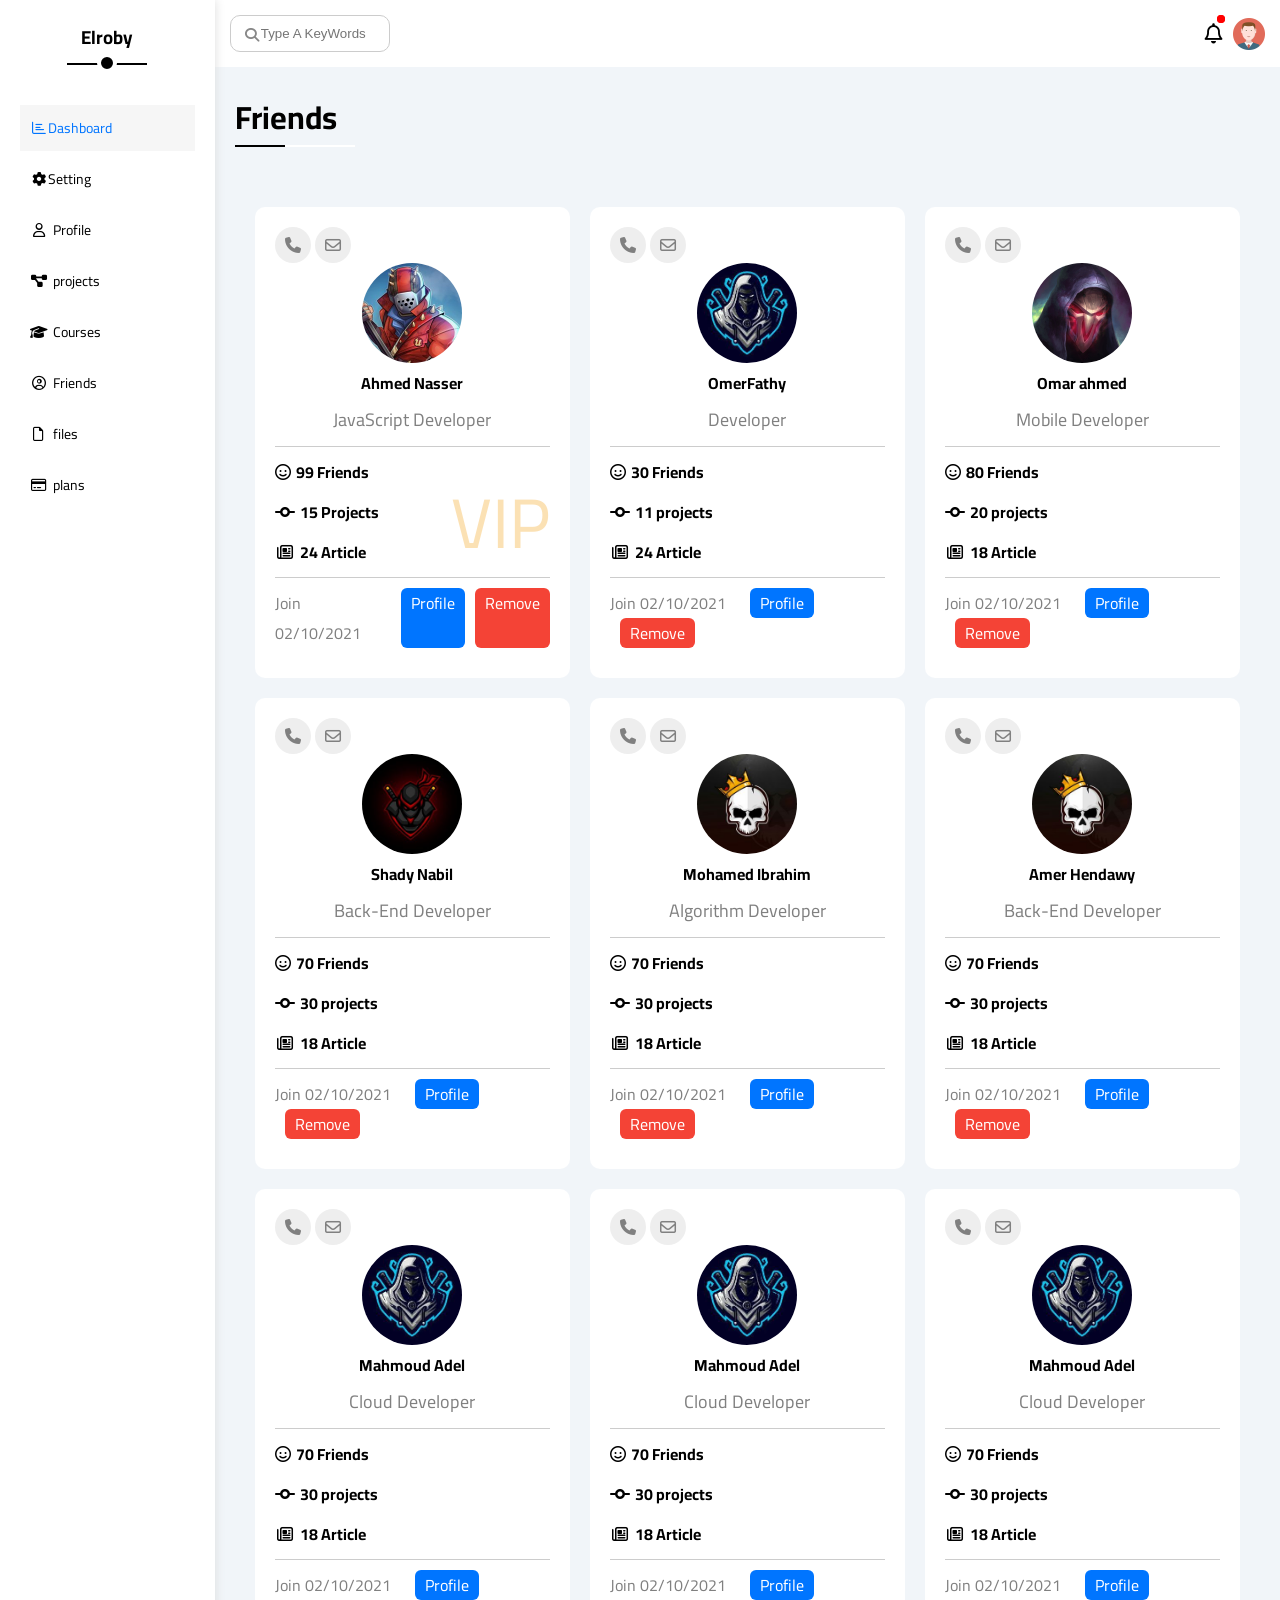
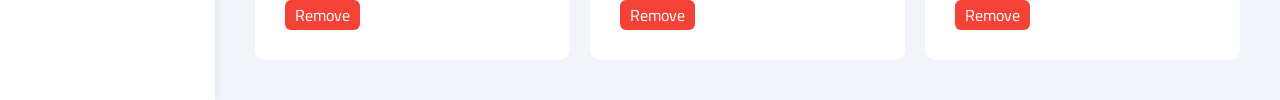
<file: friends.html>
<!DOCTYPE html>
<html lang="en">
  <head>
    <meta charset="UTF-8" />
    <meta name="viewport" content="width=device-width, initial-scale=1.0" />
    <title>Friends</title>
    <!-- Project Css -->
    <link rel="stylesheet" href="css/framework.css" />
    <link rel="stylesheet" href="css/project.css" />
    <!-- fontAwsome Library -->
    <link rel="stylesheet" href="css/all.min.css" />
    <!-- google fonts -->
    <link rel="preconnect" href="https://fonts.googleapis.com" />
    <link
      href="https://fonts.googleapis.com/css2?family=Cairo:wght@200..1000&amp;display=swap"
      rel="stylesheet"
    />
  </head>
  <body>
    <!-- page Start -->
    <div class="page d-flex">
      <!-- Sidebar Start -->
      <div class="sidebar bg-white p-20 p-relative">
        <h3 class="p-relative text-c mt-0">Elroby</h3>
        <ul>
          <li>
            <a
              href="index.html"
              class="active d-flex align-center fs-14 c-black radius-6 p-10"
            >
              <i class="fa-regular fa-chart-bar fa-fw"> </i
              ><span class="hide-mobile">Dashboard</span></a
            >
          </li>
          <li>
            <a
              href="settings.html"
              class="d-flex align-center fs-14 c-black radius-6 p-10"
              ><i class="fa-solid fa-gear fa-fw"></i>
              <span class="hide-mobile">Setting</span></a
            >
          </li>
          <li>
            <a
              href="profile.html"
              class="d-flex align-center fs-14 c-black radius-6 p-10 flex-g-5"
              ><i class="fa-regular fa-user fa-fw"></i>
              <span class="hide-mobile">Profile</span></a
            >
          </li>
          <li>
            <a
              href="project.html"
              class="d-flex align-center fs-14 c-black radius-6 p-10 flex-g-5"
              ><i class="fa-solid fa-diagram-project fa-fw"></i>
              <span class="hide-mobile">projects</span></a
            >
          </li>
          <li>
            <a
              href="courses.html"
              class="d-flex align-center fs-14 c-black radius-6 p-10 flex-g-5"
              ><i class="fa-solid fa-graduation-cap fa-fw"></i
              ><span class="hide-mobile">Courses</span></a
            >
          </li>
          <li>
            <a
              href="friends.html"
              class="d-flex align-center fs-14 c-black radius-6 p-10 flex-g-5"
              ><i class="fa-regular fa-circle-user fa-fw"></i>
              <span class="hide-mobile">Friends</span></a
            >
          </li>
          <li>
            <a
              href="file.html"
              class="d-flex align-center fs-14 c-black radius-6 p-10 flex-g-5"
              ><i class="fa-regular fa-file fa-fw"></i>
              <span class="hide-mobile">files</span></a
            >
          </li>
          <li>
            <a
              href="plan.html"
              class="d-flex align-center fs-14 c-black radius-6 p-10 flex-g-5"
              ><i class="fa-regular fa-credit-card fa-fw"></i>
              <span class="hide-mobile">plans</span></a
            >
          </li>
        </ul>
      </div>
      <!-- End Sidebar -->
      <!-- Content Start -->
      <div class="content w-full">
        <!-- Start Head -->
        <header class="header bg-white p-15 between-flex">
          <div class="search p-relative">
            <input
              type="search"
              placeholder="Type A KeyWords"
              class="p-10 raduis-10"
            />
          </div>
          <div class="icon">
            <span class="p-relative notification d-flex align-center">
              <span><i class="fa-regular fa-bell fa-lg"></i></span>
              <img src="imgs/avatar.png" alt="" />
            </span>
          </div>
        </header>
        <!-- End Head -->
        <h1>Friends</h1>
        <!-- Start Wrapper -->
        <div class="friend-wrapper p-20 d-grid gap-20">
          <!-- Card One Start  -->
          <div class="friends-card p-20 bg-white raduis-10">
            <div class="friend-contact">
              <i class="fa-solid fa-phone c-gray bg-gray p-10 raduis-round"></i>
              <i
                class="fa-regular fa-envelope p-10 raduis-round bg-gray c-gray"
              ></i>
            </div>
            <div
              class="friend-info d-flex flex-column align-center flex-g-5 border-b-1-ccc"
            >
              <img src="imgs/friend-01.jpg" class="raduis-round" />
              <h4>Ahmed Nasser</h4>
              <span class="c-gray fs-18 mb-10">JavaScript Developer</span>
            </div>
            <div class="friend-description mt-10 border-b-1-ccc p-relative">
              <div class="d-flex align-center flex-g-5 mb-10">
                <i class="fa-regular fa-smile"></i>
                <span class="fw-bold">99 Friends</span>
              </div>
              <div class="d-flex align-center flex-g-5 mb-10">
                <i class="fa-solid fa-code-commit fa-fw"></i>
                <span class="fw-bold">15 Projects</span>
              </div>
              <div class="d-flex align-center flex-g-5 mb-10">
                <i class="fa-regular fa-newspaper fa-fw"></i>
                <span class="fw-bold">24 Article</span>
              </div>
              <span class="friend-vip">VIP</span>
            </div>
            <div class="mt-10 mb-10 d-flex">
              <span class="c-gray"> Join 02/10/2021</span>
              <a href="#" class="c-white bg-blue raduis-6 ml-20 p-lr-10"
                >Profile</a
              >
              <a href="#" class="c-white bg-red raduis-6 ml-10 p-lr-10"
                >Remove</a
              >
            </div>
          </div>
          <!-- Card One End -->
          <!-- Card Two Start  -->
          <div class="friends-card p-20 bg-white raduis-10">
            <div class="friend-contact">
              <i class="fa-solid fa-phone c-gray bg-gray p-10 raduis-round"></i>
              <i
                class="fa-regular fa-envelope p-10 raduis-round bg-gray c-gray"
              ></i>
            </div>
            <div
              class="friend-info d-flex flex-column align-center flex-g-5 border-b-1-ccc"
            >
              <img src="imgs/friend-02.jpg" class="raduis-round" />
              <h4>OmerFathy</h4>
              <span class="c-gray fs-18 mb-10">Developer</span>
            </div>
            <div class="friend-description mt-10 border-b-1-ccc p-relative">
              <div class="d-flex align-center flex-g-5 mb-10">
                <i class="fa-regular fa-smile"></i>
                <span class="fw-bold">30 Friends</span>
              </div>
              <div class="d-flex align-center flex-g-5 mb-10">
                <i class="fa-solid fa-code-commit fa-fw"></i>
                <span class="fw-bold">11 projects</span>
              </div>
              <div class="d-flex align-center flex-g-5 mb-10">
                <i class="fa-regular fa-newspaper fa-fw"></i>
                <span class="fw-bold">24 Article</span>
              </div>
            </div>
            <div class="mt-10 mb-10">
              <span class="c-gray"> Join 02/10/2021</span>
              <a href="#" class="c-white bg-blue raduis-6 ml-20 p-lr-10"
                >Profile</a
              >
              <a href="#" class="c-white bg-red raduis-6 ml-10 p-lr-10"
                >Remove</a
              >
            </div>
          </div>
          <!-- Card Two End -->
          <!-- Card three Start  -->
          <div class="friends-card p-20 bg-white raduis-10">
            <div class="friend-contact">
              <i class="fa-solid fa-phone c-gray bg-gray p-10 raduis-round"></i>
              <i
                class="fa-regular fa-envelope p-10 raduis-round bg-gray c-gray"
              ></i>
            </div>
            <div
              class="friend-info d-flex flex-column align-center flex-g-5 border-b-1-ccc"
            >
              <img src="imgs/friend-03.jpg" class="raduis-round" />
              <h4>Omar ahmed</h4>
              <span class="c-gray fs-18 mb-10">Mobile Developer</span>
            </div>
            <div class="friend-description mt-10 border-b-1-ccc p-relative">
              <div class="d-flex align-center flex-g-5 mb-10">
                <i class="fa-regular fa-smile"></i>
                <span class="fw-bold">80 Friends</span>
              </div>
              <div class="d-flex align-center flex-g-5 mb-10">
                <i class="fa-solid fa-code-commit fa-fw"></i>
                <span class="fw-bold">20 projects</span>
              </div>
              <div class="d-flex align-center flex-g-5 mb-10">
                <i class="fa-regular fa-newspaper fa-fw"></i>
                <span class="fw-bold">18 Article</span>
              </div>
            </div>
            <div class="mt-10 mb-10">
              <span class="c-gray"> Join 02/10/2021</span>
              <a href="#" class="c-white bg-blue raduis-6 ml-20 p-lr-10"
                >Profile</a
              >
              <a href="#" class="c-white bg-red raduis-6 ml-10 p-lr-10"
                >Remove</a
              >
            </div>
          </div>
          <!-- Card three End -->
          <!-- Card Four Start  -->
          <div class="friends-card p-20 bg-white raduis-10">
            <div class="friend-contact">
              <i class="fa-solid fa-phone c-gray bg-gray p-10 raduis-round"></i>
              <i
                class="fa-regular fa-envelope p-10 raduis-round bg-gray c-gray"
              ></i>
            </div>
            <div
              class="friend-info d-flex flex-column align-center flex-g-5 border-b-1-ccc"
            >
              <img src="imgs/friend-04.jpg" class="raduis-round" />
              <h4>Shady Nabil</h4>
              <span class="c-gray fs-18 mb-10">Back-End Developer</span>
            </div>
            <div class="friend-description mt-10 border-b-1-ccc p-relative">
              <div class="d-flex align-center flex-g-5 mb-10">
                <i class="fa-regular fa-smile"></i>
                <span class="fw-bold">70 Friends</span>
              </div>
              <div class="d-flex align-center flex-g-5 mb-10">
                <i class="fa-solid fa-code-commit fa-fw"></i>
                <span class="fw-bold">30 projects</span>
              </div>
              <div class="d-flex align-center flex-g-5 mb-10">
                <i class="fa-regular fa-newspaper fa-fw"></i>
                <span class="fw-bold">18 Article</span>
              </div>
            </div>
            <div class="mt-10 mb-10">
              <span class="c-gray"> Join 02/10/2021</span>
              <a href="#" class="c-white bg-blue raduis-6 ml-20 p-lr-10"
                >Profile</a
              >
              <a href="#" class="c-white bg-red raduis-6 ml-10 p-lr-10"
                >Remove</a
              >
            </div>
          </div>
          <!-- Card Four End -->
          <!-- Card five Start  -->
          <div class="friends-card p-20 bg-white raduis-10">
            <div class="friend-contact">
              <i class="fa-solid fa-phone c-gray bg-gray p-10 raduis-round"></i>
              <i
                class="fa-regular fa-envelope p-10 raduis-round bg-gray c-gray"
              ></i>
            </div>
            <div
              class="friend-info d-flex flex-column align-center flex-g-5 border-b-1-ccc"
            >
              <img src="imgs/friend-05.jpg" class="raduis-round" />
              <h4>Mohamed Ibrahim</h4>
              <span class="c-gray fs-18 mb-10">Algorithm Developer</span>
            </div>
            <div class="friend-description mt-10 border-b-1-ccc p-relative">
              <div class="d-flex align-center flex-g-5 mb-10">
                <i class="fa-regular fa-smile"></i>
                <span class="fw-bold">70 Friends</span>
              </div>
              <div class="d-flex align-center flex-g-5 mb-10">
                <i class="fa-solid fa-code-commit fa-fw"></i>
                <span class="fw-bold">30 projects</span>
              </div>
              <div class="d-flex align-center flex-g-5 mb-10">
                <i class="fa-regular fa-newspaper fa-fw"></i>
                <span class="fw-bold">18 Article</span>
              </div>
            </div>
            <div class="mt-10 mb-10">
              <span class="c-gray"> Join 02/10/2021</span>
              <a href="#" class="c-white bg-blue raduis-6 ml-20 p-lr-10"
                >Profile</a
              >
              <a href="#" class="c-white bg-red raduis-6 ml-10 p-lr-10"
                >Remove</a
              >
            </div>
          </div>
          <!-- Card five End -->
          <!-- Card six Start  -->
          <div class="friends-card p-20 bg-white raduis-10">
            <div class="friend-contact">
              <i class="fa-solid fa-phone c-gray bg-gray p-10 raduis-round"></i>
              <i
                class="fa-regular fa-envelope p-10 raduis-round bg-gray c-gray"
              ></i>
            </div>
            <div
              class="friend-info d-flex flex-column align-center flex-g-5 border-b-1-ccc"
            >
              <img src="imgs/friend-05.jpg" class="raduis-round" />
              <h4>Amer Hendawy</h4>
              <span class="c-gray fs-18 mb-10">Back-End Developer</span>
            </div>
            <div class="friend-description mt-10 border-b-1-ccc p-relative">
              <div class="d-flex align-center flex-g-5 mb-10">
                <i class="fa-regular fa-smile"></i>
                <span class="fw-bold">70 Friends</span>
              </div>
              <div class="d-flex align-center flex-g-5 mb-10">
                <i class="fa-solid fa-code-commit fa-fw"></i>
                <span class="fw-bold">30 projects</span>
              </div>
              <div class="d-flex align-center flex-g-5 mb-10">
                <i class="fa-regular fa-newspaper fa-fw"></i>
                <span class="fw-bold">18 Article</span>
              </div>
            </div>
            <div class="mt-10 mb-10">
              <span class="c-gray"> Join 02/10/2021</span>
              <a href="#" class="c-white bg-blue raduis-6 ml-20 p-lr-10"
                >Profile</a
              >
              <a href="#" class="c-white bg-red raduis-6 ml-10 p-lr-10"
                >Remove</a
              >
            </div>
          </div>
          <!-- Card six End -->
          <!-- Card seven Start  -->
          <div class="friends-card p-20 bg-white raduis-10">
            <div class="friend-contact">
              <i class="fa-solid fa-phone c-gray bg-gray p-10 raduis-round"></i>
              <i
                class="fa-regular fa-envelope p-10 raduis-round bg-gray c-gray"
              ></i>
            </div>
            <div
              class="friend-info d-flex flex-column align-center flex-g-5 border-b-1-ccc"
            >
              <img src="imgs/friend-02.jpg" class="raduis-round" />
              <h4>Mahmoud Adel</h4>
              <span class="c-gray fs-18 mb-10">Cloud Developer</span>
            </div>
            <div class="friend-description mt-10 border-b-1-ccc p-relative">
              <div class="d-flex align-center flex-g-5 mb-10">
                <i class="fa-regular fa-smile"></i>
                <span class="fw-bold">70 Friends</span>
              </div>
              <div class="d-flex align-center flex-g-5 mb-10">
                <i class="fa-solid fa-code-commit fa-fw"></i>
                <span class="fw-bold">30 projects</span>
              </div>
              <div class="d-flex align-center flex-g-5 mb-10">
                <i class="fa-regular fa-newspaper fa-fw"></i>
                <span class="fw-bold">18 Article</span>
              </div>
            </div>
            <div class="mt-10 mb-10">
              <span class="c-gray"> Join 02/10/2021</span>
              <a href="#" class="c-white bg-blue raduis-6 ml-20 p-lr-10"
                >Profile</a
              >
              <a href="#" class="c-white bg-red raduis-6 ml-10 p-lr-10"
                >Remove</a
              >
            </div>
          </div>
          <!-- Card seven End -->
          <!-- Card eight Start  -->
          <div class="friends-card p-20 bg-white raduis-10">
            <div class="friend-contact">
              <i class="fa-solid fa-phone c-gray bg-gray p-10 raduis-round"></i>
              <i
                class="fa-regular fa-envelope p-10 raduis-round bg-gray c-gray"
              ></i>
            </div>
            <div
              class="friend-info d-flex flex-column align-center flex-g-5 border-b-1-ccc"
            >
              <img src="imgs/friend-02.jpg" class="raduis-round" />
              <h4>Mahmoud Adel</h4>
              <span class="c-gray fs-18 mb-10">Cloud Developer</span>
            </div>
            <div class="friend-description mt-10 border-b-1-ccc p-relative">
              <div class="d-flex align-center flex-g-5 mb-10">
                <i class="fa-regular fa-smile"></i>
                <span class="fw-bold">70 Friends</span>
              </div>
              <div class="d-flex align-center flex-g-5 mb-10">
                <i class="fa-solid fa-code-commit fa-fw"></i>
                <span class="fw-bold">30 projects</span>
              </div>
              <div class="d-flex align-center flex-g-5 mb-10">
                <i class="fa-regular fa-newspaper fa-fw"></i>
                <span class="fw-bold">18 Article</span>
              </div>
            </div>
            <div class="mt-10 mb-10">
              <span class="c-gray"> Join 02/10/2021</span>
              <a href="#" class="c-white bg-blue raduis-6 ml-20 p-lr-10"
                >Profile</a
              >
              <a href="#" class="c-white bg-red raduis-6 ml-10 p-lr-10"
                >Remove</a
              >
            </div>
          </div>
          <!-- Card eight End -->
          <!-- Card nine Start  -->
          <div class="friends-card p-20 bg-white raduis-10">
            <div class="friend-contact">
              <i class="fa-solid fa-phone c-gray bg-gray p-10 raduis-round"></i>
              <i
                class="fa-regular fa-envelope p-10 raduis-round bg-gray c-gray"
              ></i>
            </div>
            <div
              class="friend-info d-flex flex-column align-center flex-g-5 border-b-1-ccc"
            >
              <img src="imgs/friend-02.jpg" class="raduis-round" />
              <h4>Mahmoud Adel</h4>
              <span class="c-gray fs-18 mb-10">Cloud Developer</span>
            </div>
            <div class="friend-description mt-10 border-b-1-ccc p-relative">
              <div class="d-flex align-center flex-g-5 mb-10">
                <i class="fa-regular fa-smile"></i>
                <span class="fw-bold">70 Friends</span>
              </div>
              <div class="d-flex align-center flex-g-5 mb-10">
                <i class="fa-solid fa-code-commit fa-fw"></i>
                <span class="fw-bold">30 projects</span>
              </div>
              <div class="d-flex align-center flex-g-5 mb-10">
                <i class="fa-regular fa-newspaper fa-fw"></i>
                <span class="fw-bold">18 Article</span>
              </div>
            </div>
            <div class="mt-10 mb-10">
              <span class="c-gray"> Join 02/10/2021</span>
              <a href="#" class="c-white bg-blue raduis-6 ml-20 p-lr-10"
                >Profile</a
              >
              <a href="#" class="c-white bg-red raduis-6 ml-10 p-lr-10"
                >Remove</a
              >
            </div>
          </div>
          <!-- Card nine End -->
        </div>
        <!-- end wrapper -->
      </div>
      <!-- Content End -->
    </div>
    <!-- page End -->
  </body>
</html>
</file>
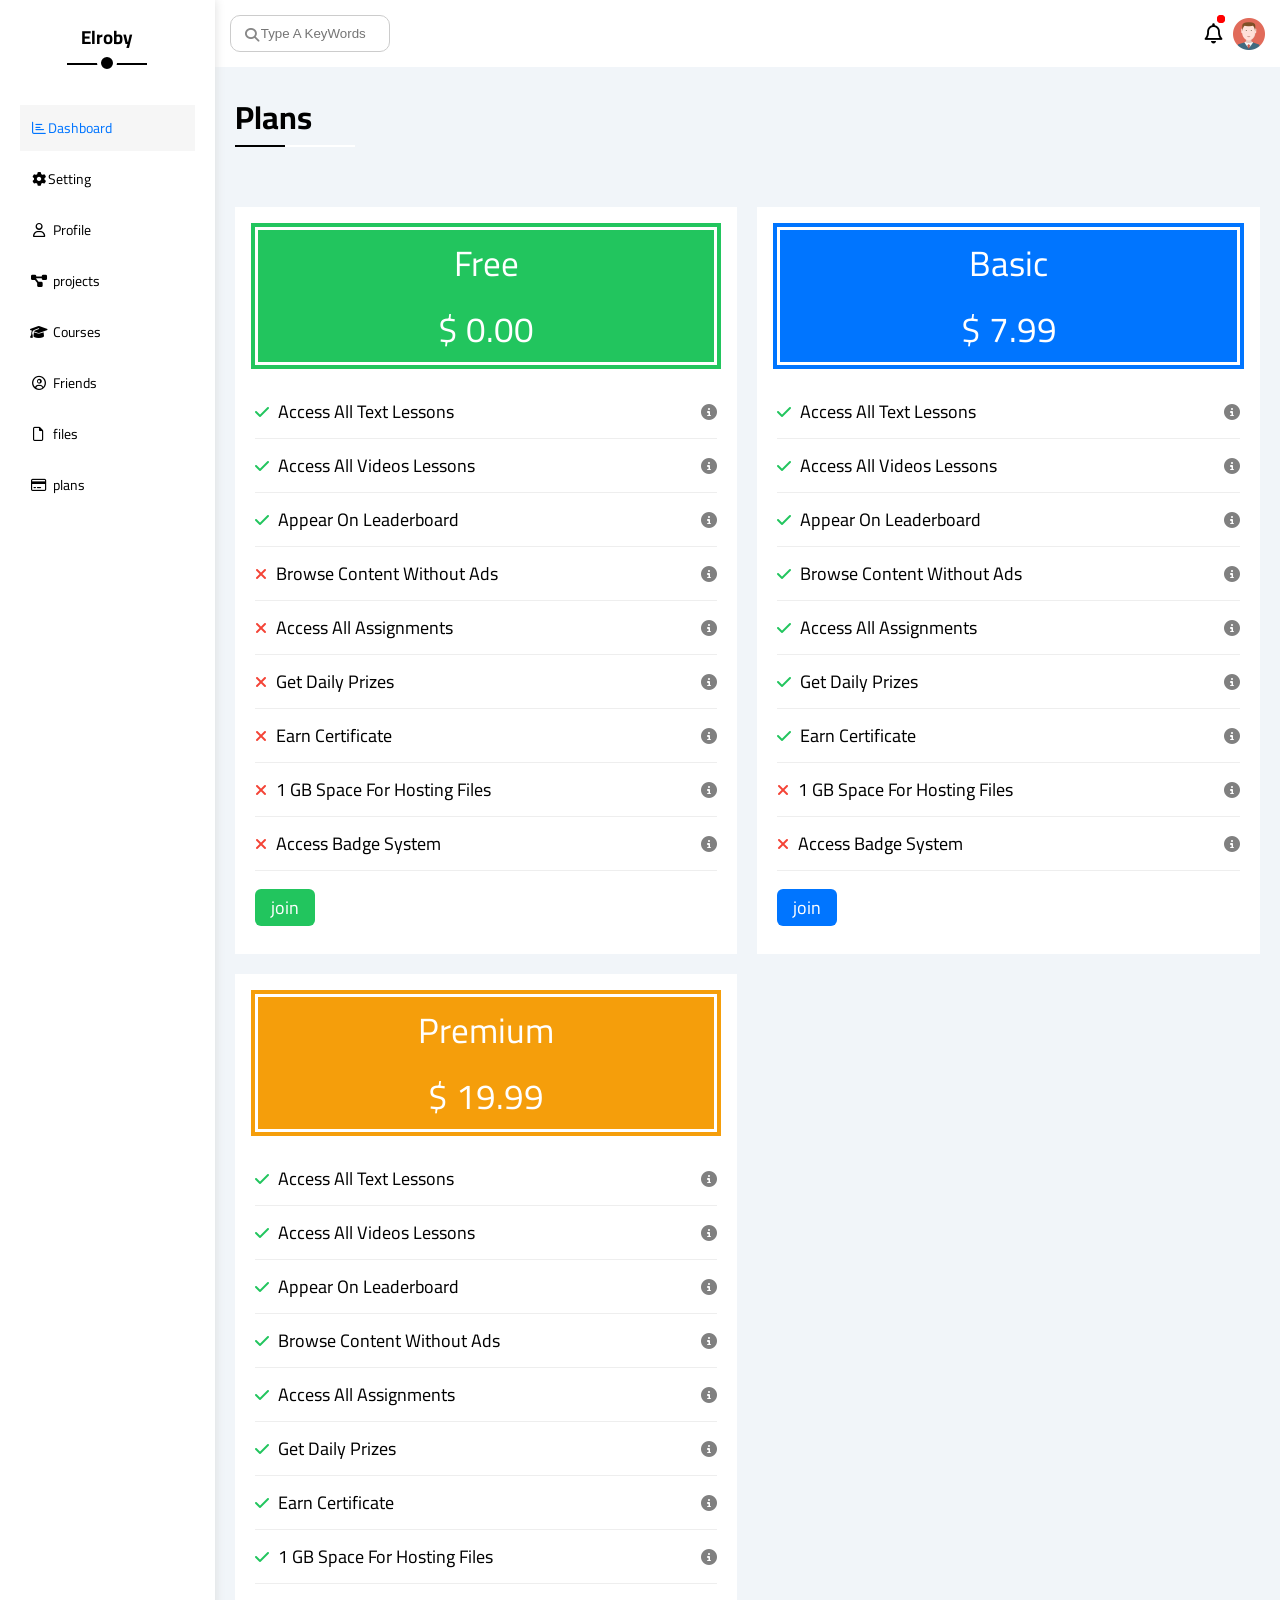
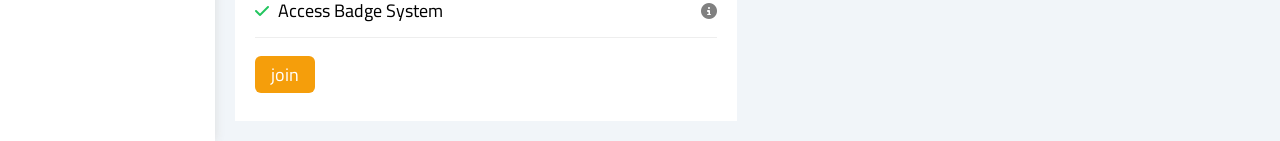
<file: plan.html>
<!DOCTYPE html>
<html lang="en">
  <head>
    <meta charset="UTF-8" />
    <meta name="viewport" content="width=device-width, initial-scale=1.0" />
    <title>Plans</title>
    <!-- Project Css -->
    <link rel="stylesheet" href="css/framework.css" />
    <link rel="stylesheet" href="css/project.css" />
    <!-- fontAwsome Library -->
    <link rel="stylesheet" href="css/all.min.css" />
    <!-- google fonts -->
    <link rel="preconnect" href="https://fonts.googleapis.com" />
    <link
      href="https://fonts.googleapis.com/css2?family=Cairo:wght@200..1000&amp;display=swap"
      rel="stylesheet"
    />
  </head>
  <body>
    <div class="page d-flex">
      <!-- Sidebar Start -->
      <div class="sidebar bg-white p-20 p-relative">
        <h3 class="p-relative text-c mt-0">Elroby</h3>
        <ul>
          <li>
            <a
              href="index.html"
              class="active d-flex align-center fs-14 c-black radius-6 p-10"
            >
              <i class="fa-regular fa-chart-bar fa-fw"> </i
              ><span class="hide-mobile">Dashboard</span></a
            >
          </li>
          <li>
            <a
              href="settings.html"
              class="d-flex align-center fs-14 c-black radius-6 p-10"
              ><i class="fa-solid fa-gear fa-fw"></i>
              <span class="hide-mobile">Setting</span></a
            >
          </li>
          <li>
            <a
              href="profile.html"
              class="d-flex align-center fs-14 c-black radius-6 p-10 flex-g-5"
              ><i class="fa-regular fa-user fa-fw"></i>
              <span class="hide-mobile">Profile</span></a
            >
          </li>
          <li>
            <a
              href="project.html"
              class="d-flex align-center fs-14 c-black radius-6 p-10 flex-g-5"
              ><i class="fa-solid fa-diagram-project fa-fw"></i>
              <span class="hide-mobile">projects</span></a
            >
          </li>
          <li>
            <a
              href="courses.html"
              class="d-flex align-center fs-14 c-black radius-6 p-10 flex-g-5"
              ><i class="fa-solid fa-graduation-cap fa-fw"></i
              ><span class="hide-mobile">Courses</span></a
            >
          </li>
          <li>
            <a
              href="friends.html"
              class="d-flex align-center fs-14 c-black radius-6 p-10 flex-g-5"
              ><i class="fa-regular fa-circle-user fa-fw"></i>
              <span class="hide-mobile">Friends</span></a
            >
          </li>
          <li>
            <a
              href="file.html"
              class="d-flex align-center fs-14 c-black radius-6 p-10 flex-g-5"
              ><i class="fa-regular fa-file fa-fw"></i>
              <span class="hide-mobile">files</span></a
            >
          </li>
          <li>
            <a
              href="plan.html"
              class="d-flex align-center fs-14 c-black radius-6 p-10 flex-g-5"
              ><i class="fa-regular fa-credit-card fa-fw"></i>
              <span class="hide-mobile">plans</span></a
            >
          </li>
        </ul>
      </div>
      <!-- End Sidebar -->
      <!-- Content Start -->
      <div class="content w-full">
        <!-- Start Head -->
        <header class="header bg-white p-15 between-flex">
          <div class="search p-relative">
            <input
              type="search"
              placeholder="Type A KeyWords"
              class="p-10 raduis-10"
            />
          </div>
          <div class="icon">
            <span class="p-relative notification d-flex align-center">
              <span><i class="fa-regular fa-bell fa-lg"></i></span>
              <img src="imgs/avatar.png" alt="" />
            </span>
          </div>
        </header>
        <!-- End Head -->
        <h1>Plans</h1>
        <!-- plan Wrapper Start -->
        <div class="plan-wrapper gap-20 p-20">
          <!-- plan Free Card Start -->
          <div class="plan-crad p-20 bg-white d-flex flex-column">
            <div class="plan-price d-flex flex-column bg-green align-center">
              <span class="fs-35 c-white">Free</span>
              <span class="fs-35 c-white">$ 0.00</span>
            </div>
            <ul class="plan-features d-flex flex-column mt-20">
              <li class="between-flex">
                <div class="left-content">
                  <i class="fa-solid fa-check c-green"></i>
                  <span class="ml-5 fs-18">Access All Text Lessons </span>
                </div>
                <div class="right-content">
                  <i class="fa-solid fa-info-circle c-gray"></i>
                </div>
              </li>
              <li class="between-flex">
                <div class="left-content">
                  <i class="fa-solid fa-check c-green"></i>
                  <span class="ml-5 fs-18">Access All Videos Lessons </span>
                </div>
                <div class="right-content">
                  <i class="fa-solid fa-info-circle c-gray"></i>
                </div>
              </li>
              <li class="between-flex">
                <div class="left-content">
                  <i class="fa-solid fa-check c-green"></i>
                  <span class="ml-5 fs-18">Appear On Leaderboard </span>
                </div>
                <div class="right-content">
                  <i class="fa-solid fa-info-circle c-gray"></i>
                </div>
              </li>
              <li class="between-flex">
                <div class="left-content">
                  <i class="fa-solid fa-xmark c-red"></i>
                  <span class="ml-5 fs-18">Browse Content Without Ads </span>
                </div>
                <div class="right-content">
                  <i class="fa-solid fa-info-circle c-gray"></i>
                </div>
              </li>
              <li class="between-flex">
                <div class="left-content">
                  <i class="fa-solid fa-xmark c-red"></i>
                  <span class="ml-5 fs-18">Access All Assignments </span>
                </div>
                <div class="right-content">
                  <i class="fa-solid fa-info-circle c-gray"></i>
                </div>
              </li>
              <li class="between-flex">
                <div class="left-content">
                  <i class="fa-solid fa-xmark c-red"></i>
                  <span class="ml-5 fs-18">Get Daily Prizes </span>
                </div>
                <div class="right-content">
                  <i class="fa-solid fa-info-circle c-gray"></i>
                </div>
              </li>
              <li class="between-flex">
                <div class="left-content">
                  <i class="fa-solid fa-xmark c-red"></i>
                  <span class="ml-5 fs-18">Earn Certificate </span>
                </div>
                <div class="right-content">
                  <i class="fa-solid fa-info-circle c-gray"></i>
                </div>
              </li>
              <li class="between-flex">
                <div class="left-content">
                  <i class="fa-solid fa-xmark c-red"></i>
                  <span class="ml-5 fs-18">1 GB Space For Hosting Files </span>
                </div>
                <div class="right-content">
                  <i class="fa-solid fa-info-circle c-gray"></i>
                </div>
              </li>
              <li class="between-flex">
                <div class="left-content">
                  <i class="fa-solid fa-xmark c-red"></i>
                  <span class="ml-5 fs-18">Access Badge System </span>
                </div>
                <div class="right-content">
                  <i class="fa-solid fa-info-circle c-gray"></i>
                </div>
              </li>
              <li class="mt-10">
                <a href="#" class="bg-green c-white p-all raduis-6 fs-18"
                  >join</a
                >
              </li>
            </ul>
          </div>
          <!-- plan Free Card End -->
          <!-- plan Basic Card Start -->
          <div class="plan-crad p-20 bg-white d-flex flex-column">
            <div
              class="plan-basic-price d-flex flex-column bg-blue align-center"
            >
              <span class="fs-35 c-white">Basic</span>
              <span class="fs-35 c-white">$ 7.99</span>
            </div>
            <ul class="plan-features d-flex flex-column mt-20">
              <li class="between-flex">
                <div class="left-content">
                  <i class="fa-solid fa-check c-green"></i>
                  <span class="ml-5 fs-18">Access All Text Lessons </span>
                </div>
                <div class="right-content">
                  <i class="fa-solid fa-info-circle c-gray"></i>
                </div>
              </li>
              <li class="between-flex">
                <div class="left-content">
                  <i class="fa-solid fa-check c-green"></i>
                  <span class="ml-5 fs-18">Access All Videos Lessons </span>
                </div>
                <div class="right-content">
                  <i class="fa-solid fa-info-circle c-gray"></i>
                </div>
              </li>
              <li class="between-flex">
                <div class="left-content">
                  <i class="fa-solid fa-check c-green"></i>
                  <span class="ml-5 fs-18">Appear On Leaderboard </span>
                </div>
                <div class="right-content">
                  <i class="fa-solid fa-info-circle c-gray"></i>
                </div>
              </li>
              <li class="between-flex">
                <div class="left-content">
                  <i class="fa-solid fa-check c-green"></i>
                  <span class="ml-5 fs-18">Browse Content Without Ads </span>
                </div>
                <div class="right-content">
                  <i class="fa-solid fa-info-circle c-gray"></i>
                </div>
              </li>
              <li class="between-flex">
                <div class="left-content">
                  <i class="fa-solid fa-check c-green"></i>
                  <span class="ml-5 fs-18">Access All Assignments </span>
                </div>
                <div class="right-content">
                  <i class="fa-solid fa-info-circle c-gray"></i>
                </div>
              </li>
              <li class="between-flex">
                <div class="left-content">
                  <i class="fa-solid fa-check c-green"></i>
                  <span class="ml-5 fs-18">Get Daily Prizes </span>
                </div>
                <div class="right-content">
                  <i class="fa-solid fa-info-circle c-gray"></i>
                </div>
              </li>
              <li class="between-flex">
                <div class="left-content">
                  <i class="fa-solid fa-check c-green"></i>
                  <span class="ml-5 fs-18">Earn Certificate </span>
                </div>
                <div class="right-content">
                  <i class="fa-solid fa-info-circle c-gray"></i>
                </div>
              </li>
              <li class="between-flex">
                <div class="left-content">
                  <i class="fa-solid fa-xmark c-red"></i>
                  <span class="ml-5 fs-18">1 GB Space For Hosting Files </span>
                </div>
                <div class="right-content">
                  <i class="fa-solid fa-info-circle c-gray"></i>
                </div>
              </li>
              <li class="between-flex">
                <div class="left-content">
                  <i class="fa-solid fa-xmark c-red"></i>
                  <span class="ml-5 fs-18">Access Badge System </span>
                </div>
                <div class="right-content">
                  <i class="fa-solid fa-info-circle c-gray"></i>
                </div>
              </li>
              <li class="mt-10">
                <a href="#" class="bg-blue c-white p-all raduis-6 fs-18"
                  >join</a
                >
              </li>
            </ul>
          </div>
          <!-- plan Basic Card End -->
          <!-- plan Premium Card Start -->
          <div class="plan-crad p-20 bg-white d-flex flex-column">
            <div
              class="plan-Premium-price d-flex flex-column bg-orange align-center"
            >
              <span class="fs-35 c-white">Premium</span>
              <span class="fs-35 c-white">$ 19.99</span>
            </div>
            <ul class="plan-features d-flex flex-column mt-20">
              <li class="between-flex">
                <div class="left-content">
                  <i class="fa-solid fa-check c-green"></i>
                  <span class="ml-5 fs-18">Access All Text Lessons </span>
                </div>
                <div class="right-content">
                  <i class="fa-solid fa-info-circle c-gray"></i>
                </div>
              </li>
              <li class="between-flex">
                <div class="left-content">
                  <i class="fa-solid fa-check c-green"></i>
                  <span class="ml-5 fs-18">Access All Videos Lessons </span>
                </div>
                <div class="right-content">
                  <i class="fa-solid fa-info-circle c-gray"></i>
                </div>
              </li>
              <li class="between-flex">
                <div class="left-content">
                  <i class="fa-solid fa-check c-green"></i>
                  <span class="ml-5 fs-18">Appear On Leaderboard </span>
                </div>
                <div class="right-content">
                  <i class="fa-solid fa-info-circle c-gray"></i>
                </div>
              </li>
              <li class="between-flex">
                <div class="left-content">
                  <i class="fa-solid fa-check c-green"></i>
                  <span class="ml-5 fs-18">Browse Content Without Ads </span>
                </div>
                <div class="right-content">
                  <i class="fa-solid fa-info-circle c-gray"></i>
                </div>
              </li>
              <li class="between-flex">
                <div class="left-content">
                  <i class="fa-solid fa-check c-green"></i>
                  <span class="ml-5 fs-18">Access All Assignments </span>
                </div>
                <div class="right-content">
                  <i class="fa-solid fa-info-circle c-gray"></i>
                </div>
              </li>
              <li class="between-flex">
                <div class="left-content">
                  <i class="fa-solid fa-check c-green"></i>
                  <span class="ml-5 fs-18">Get Daily Prizes </span>
                </div>
                <div class="right-content">
                  <i class="fa-solid fa-info-circle c-gray"></i>
                </div>
              </li>
              <li class="between-flex">
                <div class="left-content">
                  <i class="fa-solid fa-check c-green"></i>
                  <span class="ml-5 fs-18">Earn Certificate </span>
                </div>
                <div class="right-content">
                  <i class="fa-solid fa-info-circle c-gray"></i>
                </div>
              </li>
              <li class="between-flex">
                <div class="left-content">
                  <i class="fa-solid fa-check c-green"></i>
                  <span class="ml-5 fs-18">1 GB Space For Hosting Files </span>
                </div>
                <div class="right-content">
                  <i class="fa-solid fa-info-circle c-gray"></i>
                </div>
              </li>
              <li class="between-flex">
                <div class="left-content">
                  <i class="fa-solid fa-check c-green"></i>
                  <span class="ml-5 fs-18">Access Badge System </span>
                </div>
                <div class="right-content">
                  <i class="fa-solid fa-info-circle c-gray"></i>
                </div>
              </li>
              <li class="mt-10">
                <a href="#" class="bg-orange c-white p-all raduis-6 fs-18"
                  >join</a
                >
              </li>
            </ul>
          </div>
          <!-- plan Premium Card End -->
        </div>
        <!-- plan Wrapper End -->
      </div>
      <!-- Content End -->
    </div>
  </body>
</html>
</file>
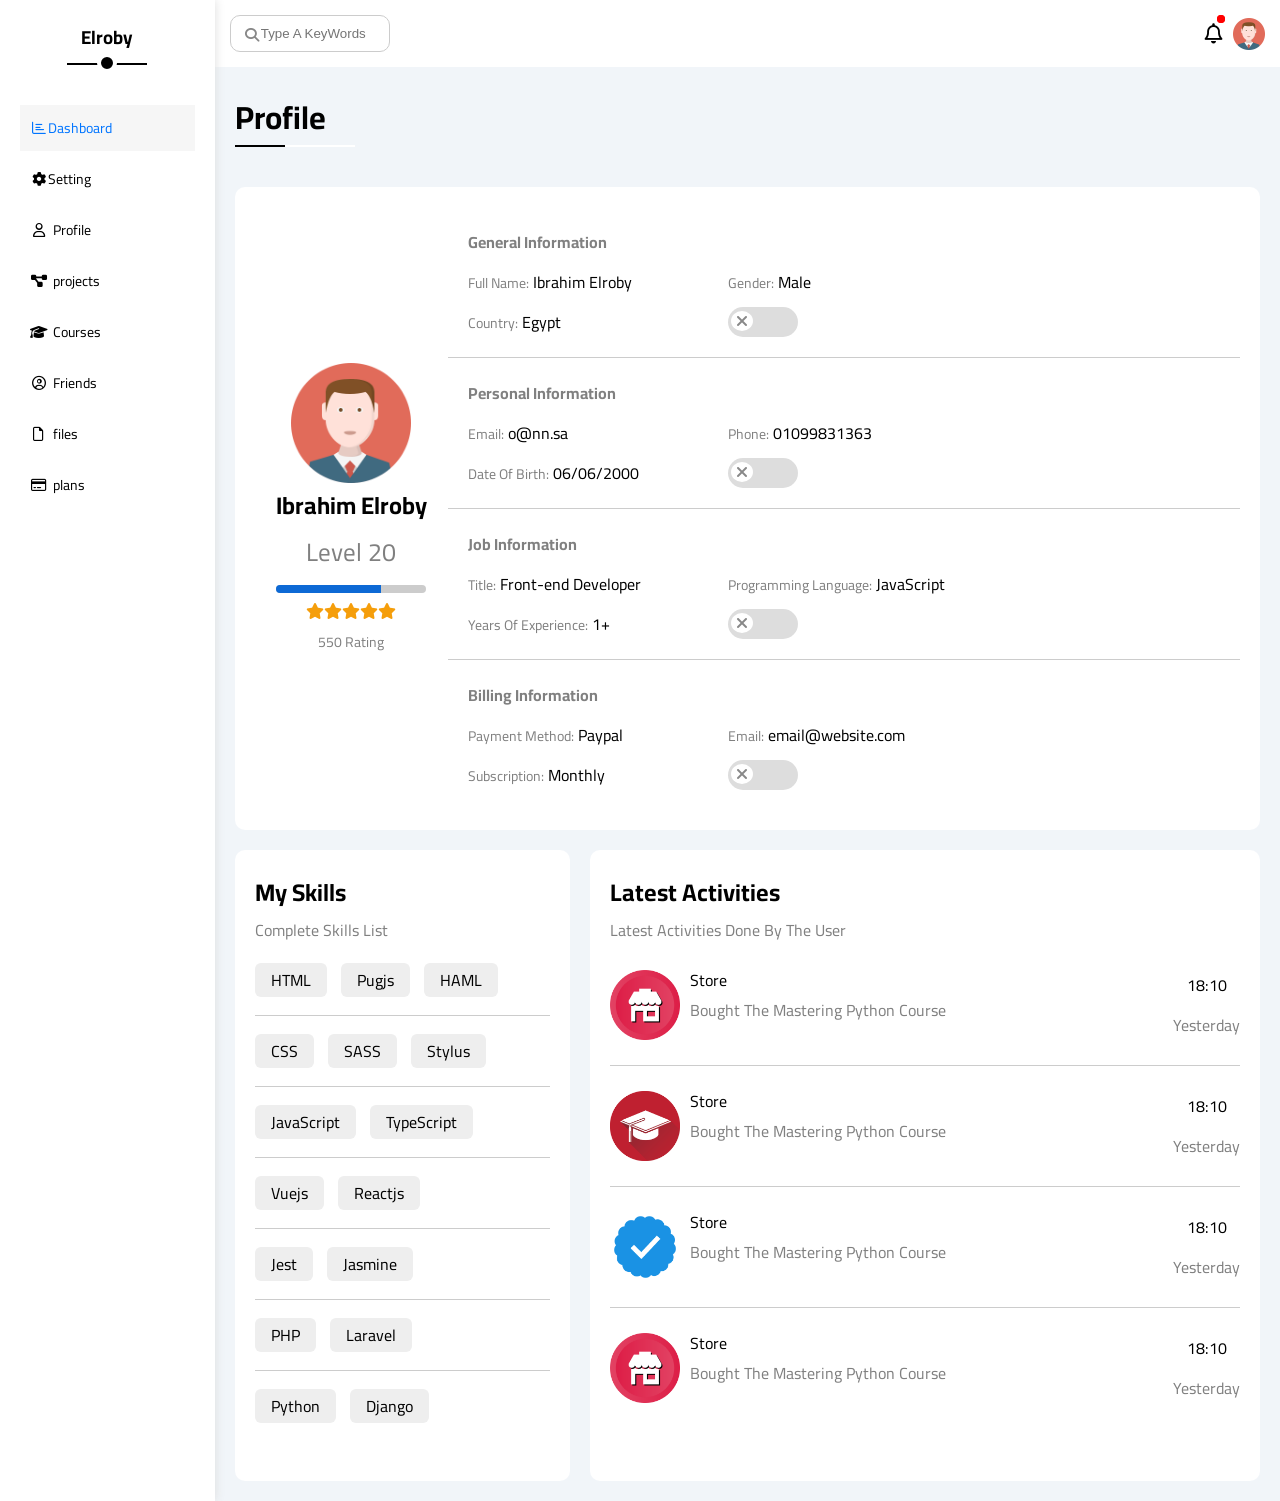
<file: profile.html>
<!DOCTYPE html>
<html lang="en">
  <head>
    <meta charset="UTF-8" />
    <meta name="viewport" content="width=device-width, initial-scale=1.0" />
    <!-- Project Css -->
    <link rel="stylesheet" href="css/framework.css" />
    <link rel="stylesheet" href="css/project.css" />
    <!-- fontAwsome Library -->
    <link rel="stylesheet" href="css/all.min.css" />
    <!-- google fonts -->
    <link rel="preconnect" href="https://fonts.googleapis.com" />
    <link
      href="https://fonts.googleapis.com/css2?family=Cairo:wght@200..1000&amp;display=swap"
      rel="stylesheet"
    />
    <title>Profile</title>
  </head>
  <body>
    <!-- start Page -->
    <div class="page d-flex">
      <!-- Sidebar Start -->
      <div class="sidebar bg-white p-20 p-relative">
        <h3 class="p-relative text-c mt-0">Elroby</h3>
        <ul>
          <li>
            <a
              href="index.html"
              class="active d-flex align-center fs-14 c-black radius-6 p-10"
            >
              <i class="fa-regular fa-chart-bar fa-fw"> </i
              ><span class="hide-mobile">Dashboard</span></a
            >
          </li>
          <li>
            <a
              href="settings.html"
              class="d-flex align-center fs-14 c-black radius-6 p-10"
              ><i class="fa-solid fa-gear fa-fw"></i>
              <span class="hide-mobile">Setting</span></a
            >
          </li>
          <li>
            <a
              href="profile.html"
              class="d-flex align-center fs-14 c-black radius-6 p-10 flex-g-5"
              ><i class="fa-regular fa-user fa-fw"></i>
              <span class="hide-mobile">Profile</span></a
            >
          </li>
          <li>
            <a
              href="project.html"
              class="d-flex align-center fs-14 c-black radius-6 p-10 flex-g-5"
              ><i class="fa-solid fa-diagram-project fa-fw"></i>
              <span class="hide-mobile">projects</span></a
            >
          </li>
          <li>
            <a
              href="courses.html"
              class="d-flex align-center fs-14 c-black radius-6 p-10 flex-g-5"
              ><i class="fa-solid fa-graduation-cap fa-fw"></i
              ><span class="hide-mobile">Courses</span></a
            >
          </li>
          <li>
            <a
              href="friends.html"
              class="d-flex align-center fs-14 c-black radius-6 p-10 flex-g-5"
              ><i class="fa-regular fa-circle-user fa-fw"></i>
              <span class="hide-mobile">Friends</span></a
            >
          </li>
          <li>
            <a
              href="file.html"
              class="d-flex align-center fs-14 c-black radius-6 p-10 flex-g-5"
              ><i class="fa-regular fa-file fa-fw"></i>
              <span class="hide-mobile">files</span></a
            >
          </li>
          <li>
            <a
              href="plan.html"
              class="d-flex align-center fs-14 c-black radius-6 p-10 flex-g-5"
              ><i class="fa-regular fa-credit-card fa-fw"></i>
              <span class="hide-mobile">plans</span></a
            >
          </li>
        </ul>
      </div>
      <!-- End Sidebar -->
      <!-- Start Content -->
      <div class="content w-full">
        <!-- Start Head -->
        <header class="header bg-white p-15 between-flex">
          <div class="search p-relative">
            <input
              type="search"
              placeholder="Type A KeyWords"
              class="p-10 raduis-10"
            />
          </div>
          <div class="icon">
            <span class="p-relative notification d-flex align-center">
              <span><i class="fa-regular fa-bell fa-lg"></i></span>
              <img src="imgs/avatar.png" alt="" />
            </span>
          </div>
        </header>
        <!-- End Head -->
        <h1>Profile</h1>
        <!-- start Wraper -->
        <div class="wrapper d-grid gap-20">
          <!-- profile Card Start -->
          <div class="profile-card bg-white p-20 raduis-10 d-flex">
            <div class="personal-box">
              <img src="imgs/avatar.png" />
              <h2 class="text-c">Ibrahim Elroby</h2>
              <span class="d-block c-gray fs-25 mb-10">Level 20</span>
              <div class="prograss mb-10"></div>
              <div class="d-flex align-center">
                <i class="fa-solid fa-star c-orange"></i>
                <i class="fa-solid fa-star c-orange"></i>
                <i class="fa-solid fa-star c-orange"></i>
                <i class="fa-solid fa-star c-orange"></i>
                <i class="fa-solid fa-star c-orange"></i>
              </div>
              <span class="fs-14 mt-10 c-gray">550 Rating</span>
            </div>
            <div class="personal-info d-flex flex-column">
              <div class="personal-info-row d-flex">
                <h4 class="w-full c-gray">General Information</h4>
                <div>
                  <span class="c-gray fs-14">Full Name:</span>
                  <span>Ibrahim Elroby</span>
                </div>
                <div>
                  <span class="c-gray fs-14">Gender:</span> <span>Male</span>
                </div>
                <div>
                  <span class="c-gray fs-14">Country:</span>
                  <span>Egypt</span>
                </div>
                <!-- Ckeck Lable -->
                <div class="">
                  <input
                    type="checkbox"
                    name=""
                    id="toggle"
                    class="toggle-input"
                  />
                  <label for="toggle" class="check-lable"></label>
                </div>
              </div>
              <div class="personal-info-row d-flex">
                <h4 class="w-full c-gray">Personal Information</h4>
                <div>
                  <span class="c-gray fs-14">Email:</span>
                  <span> o@nn.sa</span>
                </div>
                <div>
                  <span class="c-gray fs-14">Phone:</span>
                  <span>01099831363</span>
                </div>
                <div>
                  <span class="c-gray fs-14">Date Of Birth:</span>
                  <span>06/06/2000</span>
                </div>
                <!-- Ckeck Lable -->
                <div class="">
                  <input
                    type="checkbox"
                    name=""
                    id="Personal"
                    class="toggle-input"
                  />
                  <label for="Personal" class="check-lable"></label>
                </div>
              </div>
              <div class="personal-info-row d-flex">
                <h4 class="w-full c-gray">Job Information</h4>
                <div>
                  <span class="c-gray fs-14">Title:</span>
                  <span>Front-end Developer</span>
                </div>
                <div>
                  <span class="c-gray fs-14"> Programming Language:</span>
                  <span>JavaScript</span>
                </div>
                <div>
                  <span class="c-gray fs-14">Years Of Experience:</span>
                  <span>1+</span>
                </div>
                <!-- Ckeck Lable -->
                <div class="">
                  <input
                    type="checkbox"
                    name=""
                    id="Job"
                    class="toggle-input"
                  />
                  <label for="Job" class="check-lable"></label>
                </div>
              </div>
              <div class="personal-info-row d-flex">
                <h4 class="w-full c-gray">Billing Information</h4>
                <div>
                  <span class="c-gray fs-14">Payment Method:</span>
                  <span>Paypal</span>
                </div>
                <div>
                  <span class="c-gray fs-14">Email:</span>
                  <span>email@website.com</span>
                </div>
                <div>
                  <span class="c-gray fs-14">Subscription:</span>
                  <span>Monthly</span>
                </div>
                <!-- Ckeck Lable -->
                <div class="">
                  <input
                    type="checkbox"
                    name=""
                    id="Billing"
                    class="toggle-input"
                  />
                  <label for="Billing" class="check-lable"></label>
                </div>
              </div>
            </div>
          </div>

          <!-- profile Card End -->
        </div>
        <div class="profile-skills w-full p-20 gap-20">
          <div class="my-skills bg-white p-20 raduis-10">
            <h2>My Skills</h2>
            <p class="c-gray mt-0 mb-20">Complete Skills List</p>
            <!-- Skill rows -->
            <div class="border-b-1-ccc pb-20 mb-20">
              <span class="bg-gray p-all raduis-6 mr-10">HTML</span>
              <span class="bg-gray p-all raduis-6 mr-10">Pugjs</span>
              <span class="bg-gray p-all raduis-6 mr-10">HAML</span>
            </div>
            <!-- Skill rows -->
            <div class="border-b-1-ccc pb-20 mb-20">
              <span class="bg-gray p-all raduis-6 mr-10">CSS</span>
              <span class="bg-gray p-all raduis-6 mr-10">SASS</span>
              <span class="bg-gray p-all raduis-6 mr-10">Stylus</span>
            </div>
            <!-- Skill rows -->
            <div class="border-b-1-ccc pb-20 mb-20">
              <span class="bg-gray p-all raduis-6 mr-10">JavaScript</span>
              <span class="bg-gray p-all raduis-6 mr-10">TypeScript</span>
            </div>
            <!-- Skill rows -->
            <div class="border-b-1-ccc pb-20 mb-20">
              <span class="bg-gray p-all raduis-6 mr-10">Vuejs</span>
              <span class="bg-gray p-all raduis-6 mr-10">Reactjs</span>
            </div>
            <!-- Skill rows -->
            <div class="border-b-1-ccc pb-20 mb-20">
              <span class="bg-gray p-all raduis-6 mr-10">Jest</span>
              <span class="bg-gray p-all raduis-6 mr-10">Jasmine</span>
            </div>
            <!-- Skill rows -->
            <div class="border-b-1-ccc pb-20 mb-20">
              <span class="bg-gray p-all raduis-6 mr-10">PHP</span>
              <span class="bg-gray p-all raduis-6 mr-10">Laravel</span>
            </div>
            <!-- Skill rows -->
            <div class="border-b-1-ccc pb-20 mb-20">
              <span class="bg-gray p-all raduis-6 mr-10">Python</span>
              <span class="bg-gray p-all raduis-6 mr-10">Django</span>
            </div>
          </div>
          <!--  -->
          <div class="my-latest bg-white p-20 raduis-10">
            <h2>Latest Activities</h2>
            <p class="c-gray mt-0 mb-20">Latest Activities Done By The User</p>
            <!-- rows -->
            <div class="between-flex border-b-1-ccc mb-20 pb-20">
              <div class="d-flex align-center">
                <img src="imgs/activity-01.png" alt="" width="70px " />
                <div class="ml-10 d-flex flex-column">
                  <p>Store</p>
                  <p class="c-gray mt-0 mb-20">
                    Bought The Mastering Python Course
                  </p>
                </div>
              </div>
              <div class="d-flex flex-column align-center">
                <span>18:10</span>
                <span class="c-gray mt-10">Yesterday</sp>
              </div>
            </div>
            <!-- rows -->
            <div class="between-flex border-b-1-ccc mb-20 pb-20">
              <div class="d-flex align-center">
                <img src="imgs/activity-02.png" alt="" width="70px " />
                <div class="ml-10 d-flex flex-column">
                  <p>Store</p>
                  <p class="c-gray mt-0 mb-20">
                    Bought The Mastering Python Course
                  </p>
                </div>
              </div>
              <div class="d-flex flex-column align-center">
                <span>18:10</span>
                <span class="c-gray mt-10">Yesterday</sp>
              </div>
            </div>
            <!-- rows -->
            <div class="between-flex border-b-1-ccc mb-20 pb-20">
              <div class="d-flex align-center">
                <img src="imgs/activity-03.png" alt="" width="70px " />
                <div class="ml-10 d-flex flex-column">
                  <p>Store</p>
                  <p class="c-gray mt-0 mb-20">
                    Bought The Mastering Python Course
                  </p>
                </div>
              </div>
              <div class="d-flex flex-column align-center">
                <span>18:10</span>
                <span class="c-gray mt-10">Yesterday</sp>
              </div>
            </div>
            <!-- rows -->
            <div class="between-flex border-b-1-ccc mb-20 pb-20">
              <div class="d-flex align-center">
                <img src="imgs/activity-01.png" alt="" width="70px " />
                <div class="ml-10 d-flex flex-column">
                  <p>Store</p>
                  <p class="c-gray mt-0 mb-20">
                    Bought The Mastering Python Course
                  </p>
                </div>
              </div>
              <div class="d-flex flex-column align-center">
                <span>18:10</span>
                <span class="c-gray mt-10">Yesterday</sp>
              </div>
            </div>
          </div>
        </div>
        <!-- End Wraper -->
      </div>
      <!-- End Content -->
    </div>
    <!-- End Page -->
  </body>
</html>
</file>
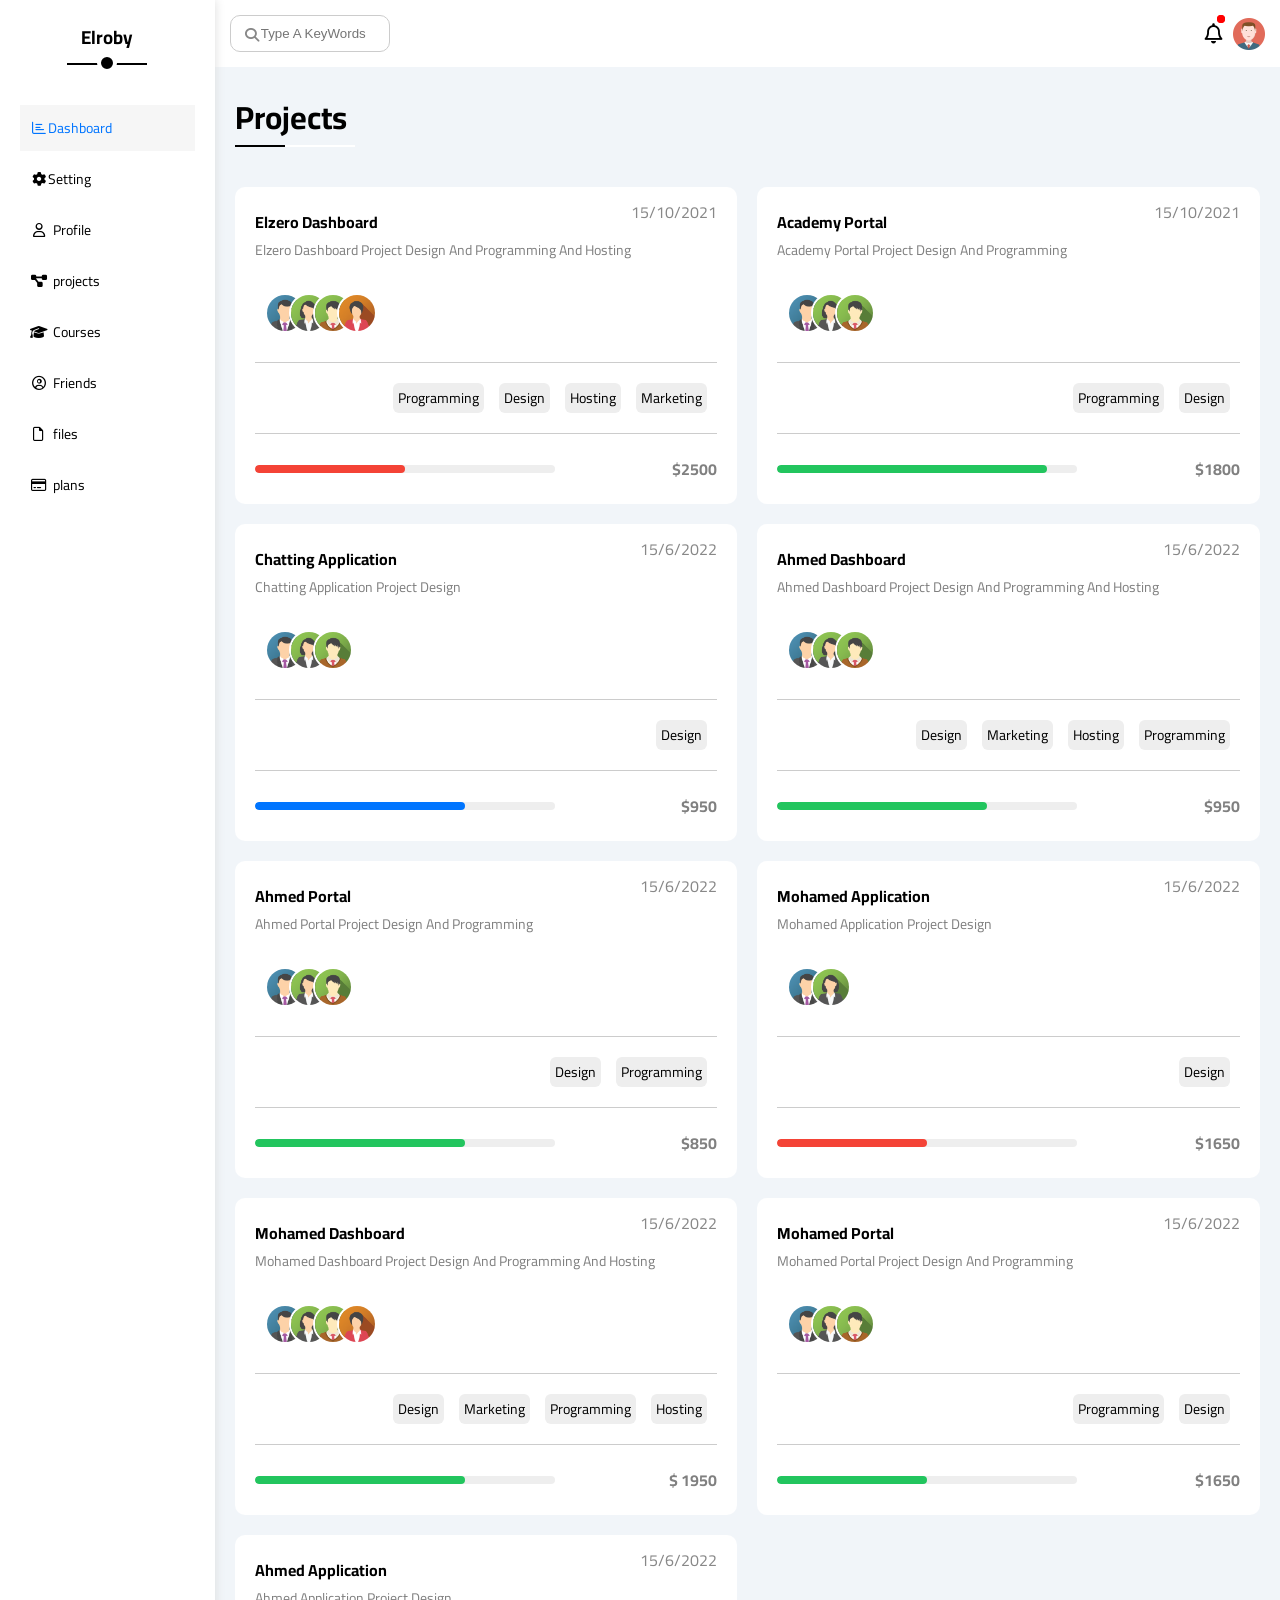
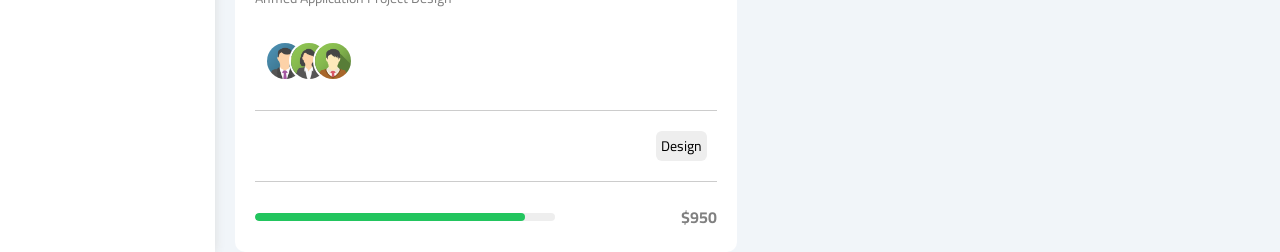
<file: project.html>
<!DOCTYPE html>
<html lang="en">
  <head>
    <meta charset="UTF-8" />
    <meta name="viewport" content="width=device-width, initial-scale=1.0" />
    <title>Project</title>
    <!-- Project Css -->
    <link rel="stylesheet" href="css/framework.css" />
    <link rel="stylesheet" href="css/project.css" />
    <!-- fontAwsome Library -->
    <link rel="stylesheet" href="css/all.min.css" />
    <!-- google fonts -->
    <link rel="preconnect" href="https://fonts.googleapis.com" />
    <link
      href="https://fonts.googleapis.com/css2?family=Cairo:wght@200..1000&amp;display=swap"
      rel="stylesheet"
    />
  </head>
  <body>
    <!-- page Start -->
    <div class="page d-flex">
      <!-- Sidebar Start -->
      <div class="sidebar bg-white p-20 p-relative">
        <h3 class="p-relative text-c mt-0">Elroby</h3>
        <ul>
          <li>
            <a
              href="index.html"
              class="active d-flex align-center fs-14 c-black radius-6 p-10"
            >
              <i class="fa-regular fa-chart-bar fa-fw"> </i
              ><span class="hide-mobile">Dashboard</span></a
            >
          </li>
          <li>
            <a
              href="settings.html"
              class="d-flex align-center fs-14 c-black radius-6 p-10"
              ><i class="fa-solid fa-gear fa-fw"></i>
              <span class="hide-mobile">Setting</span></a
            >
          </li>
          <li>
            <a
              href="profile.html"
              class="d-flex align-center fs-14 c-black radius-6 p-10 flex-g-5"
              ><i class="fa-regular fa-user fa-fw"></i>
              <span class="hide-mobile">Profile</span></a
            >
          </li>
          <li>
            <a
              href="project.html"
              class="d-flex align-center fs-14 c-black radius-6 p-10 flex-g-5"
              ><i class="fa-solid fa-diagram-project fa-fw"></i>
              <span class="hide-mobile">projects</span></a
            >
          </li>
          <li>
            <a
              href="courses.html"
              class="d-flex align-center fs-14 c-black radius-6 p-10 flex-g-5"
              ><i class="fa-solid fa-graduation-cap fa-fw"></i
              ><span class="hide-mobile">Courses</span></a
            >
          </li>
          <li>
            <a
              href="friends.html"
              class="d-flex align-center fs-14 c-black radius-6 p-10 flex-g-5"
              ><i class="fa-regular fa-circle-user fa-fw"></i>
              <span class="hide-mobile">Friends</span></a
            >
          </li>
          <li>
            <a
              href="file.html"
              class="d-flex align-center fs-14 c-black radius-6 p-10 flex-g-5"
              ><i class="fa-regular fa-file fa-fw"></i>
              <span class="hide-mobile">files</span></a
            >
          </li>
          <li>
            <a
              href="plan.html"
              class="d-flex align-center fs-14 c-black radius-6 p-10 flex-g-5"
              ><i class="fa-regular fa-credit-card fa-fw"></i>
              <span class="hide-mobile">plans</span></a
            >
          </li>
        </ul>
      </div>
      <!-- End Sidebar -->
      <!-- Content Start -->
      <div class="content w-full">
        <!-- Start Head -->
        <header class="header bg-white p-15 between-flex">
          <div class="search p-relative">
            <input
              type="search"
              placeholder="Type A KeyWords"
              class="p-10 raduis-10"
            />
          </div>
          <div class="icon">
            <span class="p-relative notification d-flex align-center">
              <span><i class="fa-regular fa-bell fa-lg"></i></span>
              <img src="imgs/avatar.png" alt="" />
            </span>
          </div>
        </header>
        <!-- End Head -->
        <h1>Projects</h1>
        <!-- Start Wrapper -->
        <div class="wrapper d-grid gap-20">
          <!-- Card One Start -->
          <div class="project-card bg-white p-20 raduis-10 p-relative">
            <!-- card heading -->
            <h4>Elzero Dashboard</h4>
            <p class="c-gray fs-14">
              Elzero Dashboard Project Design And Programming And Hosting
            </p>
            <span class="project-date">15/10/2021</span>
            <!-- card Team -->
            <div class="project-card-team">
              <img src="imgs/team-01.png" alt="" />
              <img src="imgs/team-02.png" alt="" />
              <img src="imgs/team-03.png" alt="" />
              <img src="imgs/team-04.png" alt="" />
            </div>
            <!-- card language -->
            <div
              class="project-card-lang d-flex mobile-column flex-g-5 fs-14 pb-20"
            >
              <span class="bg-gray raduis-6 mr-10">Programming </span>
              <span class="bg-gray raduis-6 mr-10">Design </span>
              <span class="bg-gray raduis-6 mr-10">Hosting </span>
              <span class="bg-gray raduis-6 mr-10">Marketing </span>
            </div>
            <!-- card prograss -->
            <div class="between-flex mt-20 mobile-column">
              <div class="card-prograss">
                <div class="bg-red w-50"></div>
              </div>
              <span class="fw-bold c-gray">$2500</span>
            </div>
          </div>
          <!-- Card One End -->
          <!-- Card Tow Start -->
          <div class="project-card bg-white p-20 raduis-10 p-relative">
            <!-- card heading -->
            <h4>Academy Portal</h4>
            <p class="c-gray fs-14">
              Academy Portal Project Design And Programming
            </p>
            <span class="project-date">15/10/2021</span>
            <!-- card Team -->
            <div class="project-card-team">
              <img src="imgs/team-01.png" alt="" />
              <img src="imgs/team-02.png" alt="" />
              <img src="imgs/team-03.png" alt="" />
            </div>
            <!-- card language -->
            <div
              class="project-card-lang d-flex mobile-column flex-g-5 fs-14 pb-20"
            >
              <span class="bg-gray raduis-6 mr-10">Programming </span>
              <span class="bg-gray raduis-6 mr-10">Design </span>
            </div>
            <!-- card prograss -->
            <div class="between-flex mt-20 mobile-column">
              <div class="card-prograss">
                <div class="bg-green w-90"></div>
              </div>
              <span class="fw-bold c-gray">$1800</span>
            </div>
          </div>
          <!-- Card Two End -->
          <!-- Card Three Start -->
          <div class="project-card bg-white p-20 raduis-10 p-relative">
            <!-- card heading -->
            <h4>Chatting Application</h4>
            <p class="c-gray fs-14">Chatting Application Project Design</p>
            <span class="project-date">15/6/2022 </span>
            <!-- card Team -->
            <div class="project-card-team">
              <img src="imgs/team-01.png" alt="" />
              <img src="imgs/team-02.png" alt="" />
              <img src="imgs/team-03.png" alt="" />
            </div>
            <!-- card language -->
            <div
              class="project-card-lang d-flex mobile-column flex-g-5 fs-14 pb-20"
            >
              <span class="bg-gray raduis-6 mr-10">Design </span>
            </div>
            <!-- card prograss -->
            <div class="between-flex mt-20 mobile-column">
              <div class="card-prograss">
                <div class="bg-blue w-70"></div>
              </div>
              <span class="fw-bold c-gray">$950</span>
            </div>
          </div>
          <!-- Card Three End -->
          <!-- Card four Start -->
          <div class="project-card bg-white p-20 raduis-10 p-relative">
            <!-- card heading -->
            <h4>Ahmed Dashboard</h4>
            <p class="c-gray fs-14">
              Ahmed Dashboard Project Design And Programming And Hosting
            </p>
            <span class="project-date">15/6/2022 </span>
            <!-- card Team -->
            <div class="project-card-team">
              <img src="imgs/team-01.png" alt="" />
              <img src="imgs/team-02.png" alt="" />
              <img src="imgs/team-03.png" alt="" />
            </div>
            <!-- card language -->
            <div
              class="project-card-lang d-flex mobile-column flex-g-5 fs-14 pb-20"
            >
              <span class="bg-gray raduis-6 mr-10">Design </span>
              <span class="bg-gray raduis-6 mr-10">Marketing </span>
              <span class="bg-gray raduis-6 mr-10">Hosting </span>
              <span class="bg-gray raduis-6 mr-10">Programming </span>
            </div>
            <!-- card prograss -->
            <div class="between-flex mt-20 mobile-column">
              <div class="card-prograss">
                <div class="bg-green w-70"></div>
              </div>
              <span class="fw-bold c-gray">$950</span>
            </div>
          </div>
          <!-- Card four End -->
          <!-- Card five Start -->
          <div class="project-card bg-white p-20 raduis-10 p-relative">
            <!-- card heading -->
            <h4>Ahmed Portal</h4>
            <p class="c-gray fs-14">
              Ahmed Portal Project Design And Programming
            </p>
            <span class="project-date">15/6/2022 </span>
            <!-- card Team -->
            <div class="project-card-team">
              <img src="imgs/team-01.png" alt="" />
              <img src="imgs/team-02.png" alt="" />
              <img src="imgs/team-03.png" alt="" />
            </div>
            <!-- card language -->
            <div
              class="project-card-lang d-flex mobile-column flex-g-5 fs-14 pb-20"
            >
              <span class="bg-gray raduis-6 mr-10">Design </span>
              <span class="bg-gray raduis-6 mr-10">Programming </span>
            </div>
            <!-- card prograss -->
            <div class="between-flex mt-20 mobile-column">
              <div class="card-prograss">
                <div class="bg-green w-70"></div>
              </div>
              <span class="fw-bold c-gray">$850</span>
            </div>
          </div>
          <!-- Card five End -->
          <!-- Card Six Start -->
          <div class="project-card bg-white p-20 raduis-10 p-relative">
            <!-- card heading -->
            <h4>Mohamed Application</h4>
            <p class="c-gray fs-14">Mohamed Application Project Design</p>
            <span class="project-date">15/6/2022 </span>
            <!-- card Team -->
            <div class="project-card-team">
              <img src="imgs/team-01.png" alt="" />
              <img src="imgs/team-02.png" alt="" />
            </div>
            <!-- card language -->
            <div
              class="project-card-lang d-flex mobile-column flex-g-5 fs-14 pb-20"
            >
              <span class="bg-gray raduis-6 mr-10">Design </span>
            </div>
            <!-- card prograss -->
            <div class="between-flex mt-20 mobile-column">
              <div class="card-prograss">
                <div class="bg-red w-50"></div>
              </div>
              <span class="fw-bold c-gray">$1650</span>
            </div>
          </div>
          <!-- Card six End -->
          <!-- Card Seven Start -->
          <div class="project-card bg-white p-20 raduis-10 p-relative">
            <!-- card heading -->
            <h4>Mohamed Dashboard</h4>
            <p class="c-gray fs-14">
              Mohamed Dashboard Project Design And Programming And Hosting
            </p>
            <span class="project-date">15/6/2022 </span>
            <!-- card Team -->
            <div class="project-card-team mobile-column">
              <img src="imgs/team-01.png" alt="" />
              <img src="imgs/team-02.png" alt="" />
              <img src="imgs/team-03.png" alt="" />
              <img src="imgs/team-04.png" alt="" />
            </div>
            <!-- card language -->
            <div
              class="project-card-lang d-flex mobile-column flex-g-5 fs-14 pb-20"
            >
              <span class="bg-gray raduis-6 mr-10">Design </span>
              <span class="bg-gray raduis-6 mr-10">Marketing </span>
              <span class="bg-gray raduis-6 mr-10">Programming </span>
              <span class="bg-gray raduis-6 mr-10">Hosting </span>
            </div>
            <!-- card prograss -->
            <div class="between-flex mt-20 mobile-column">
              <div class="card-prograss">
                <div class="bg-green w-70"></div>
              </div>
              <span class="fw-bold c-gray">$ 1950 </span>
            </div>
          </div>
          <!-- Card Seven End -->
          <!-- Card Seven Start -->
          <div class="project-card bg-white p-20 raduis-10 p-relative">
            <!-- card heading -->
            <h4>Mohamed Portal</h4>
            <p class="c-gray fs-14">
              Mohamed Portal Project Design And Programming
            </p>
            <span class="project-date">15/6/2022 </span>
            <!-- card Team -->
            <div class="project-card-team">
              <img src="imgs/team-01.png" alt="" />
              <img src="imgs/team-02.png" alt="" />
              <img src="imgs/team-03.png" alt="" />
            </div>
            <!-- card language -->
            <div
              class="project-card-lang d-flex mobile-column flex-g-5 fs-14 pb-20"
            >
              <span class="bg-gray raduis-6 mr-10">Programming </span>
              <span class="bg-gray raduis-6 mr-10">Design </span>
            </div>
            <!-- card prograss -->
            <div class="between-flex mt-20 mobile-column">
              <div class="card-prograss">
                <div class="bg-green w-50"></div>
              </div>
              <span class="fw-bold c-gray">$1650</span>
            </div>
          </div>
          <!-- Card Seven End -->
          <!-- Card nine Start -->
          <div class="project-card bg-white p-20 raduis-10 p-relative">
            <!-- card heading -->
            <h4>Ahmed Application</h4>
            <p class="c-gray fs-14">Ahmed Application Project Design</p>
            <span class="project-date">15/6/2022 </span>
            <!-- card Team -->
            <div class="project-card-team">
              <img src="imgs/team-01.png" alt="" />
              <img src="imgs/team-02.png" alt="" />
              <img src="imgs/team-03.png" alt="" />
            </div>
            <!-- card language -->
            <div
              class="project-card-lang d-flex mobile-column flex-g-5 fs-14 pb-20"
            >
              <span class="bg-gray raduis-6 mr-10">Design </span>
            </div>
            <!-- card prograss -->
            <div class="between-flex mt-20 mobile-column">
              <div class="card-prograss">
                <div class="bg-green w-90"></div>
              </div>
              <span class="fw-bold c-gray">$950</span>
            </div>
          </div>
          <!-- Card nine End -->
        </div>
        <!-- End Wrapper  -->
      </div>
      <!-- End Content  -->
    </div>
    <!-- End page  -->
  </body>
</html>
</file>
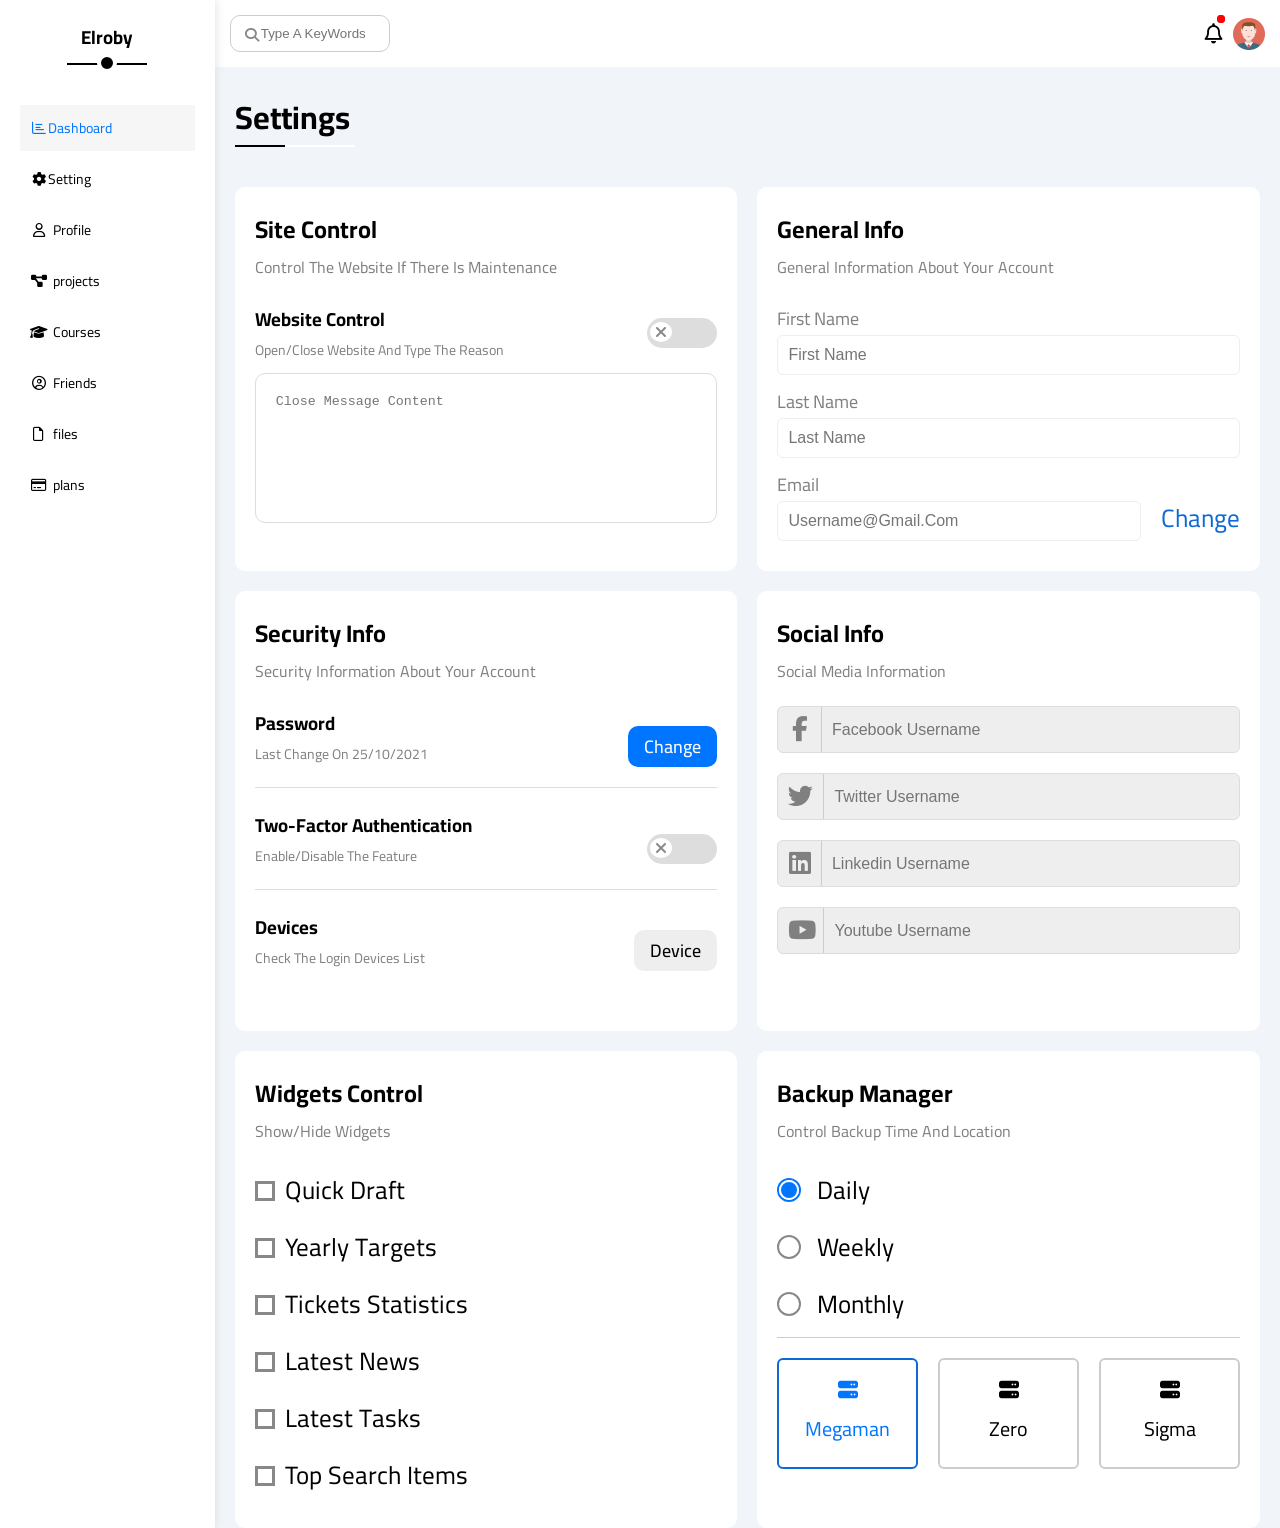
<file: settings.html>
<!DOCTYPE html>
<html lang="en">
  <head>
    <meta charset="UTF-8" />
    <meta name="viewport" content="width=device-width, initial-scale=1.0" />
    <!-- Project Settings  Css -->
    <link rel="stylesheet" href="css/framework.css" />
    <link rel="stylesheet" href="css/project.css" />
    <!-- fontAwsome Library -->
    <link rel="stylesheet" href="css/all.min.css" />
    <!-- google fonts -->
    <link rel="preconnect" href="https://fonts.googleapis.com" />
    <link
      href="https://fonts.googleapis.com/css2?family=Cairo:wght@200..1000&amp;display=swap"
      rel="stylesheet"
    />
    <title>Settings</title>
  </head>
  <body>
    <!-- page Start -->
    <div class="page d-flex">
      <!-- Sidebar Start -->
      <div class="sidebar bg-white p-20 p-relative">
        <h3 class="p-relative text-c mt-0">Elroby</h3>
        <ul>
          <li>
            <a
              href="index.html"
              class="active d-flex align-center fs-14 c-black radius-6 p-10"
            >
              <i class="fa-regular fa-chart-bar fa-fw"> </i
              ><span class="hide-mobile">Dashboard</span></a
            >
          </li>
          <li>
            <a
              href="settings.html"
              class="d-flex align-center fs-14 c-black radius-6 p-10"
              ><i class="fa-solid fa-gear fa-fw"></i>
              <span class="hide-mobile">Setting</span></a
            >
          </li>
          <li>
            <a
              href="profile.html"
              class="d-flex align-center fs-14 c-black radius-6 p-10 flex-g-5"
              ><i class="fa-regular fa-user fa-fw"></i>
              <span class="hide-mobile">Profile</span></a
            >
          </li>
          <li>
            <a
              href="project.html"
              class="d-flex align-center fs-14 c-black radius-6 p-10 flex-g-5"
              ><i class="fa-solid fa-diagram-project fa-fw"></i>
              <span class="hide-mobile">projects</span></a
            >
          </li>
          <li>
            <a
              href="courses.html"
              class="d-flex align-center fs-14 c-black radius-6 p-10 flex-g-5"
              ><i class="fa-solid fa-graduation-cap fa-fw"></i
              ><span class="hide-mobile">Courses</span></a
            >
          </li>
          <li>
            <a
              href="friends.html"
              class="d-flex align-center fs-14 c-black radius-6 p-10 flex-g-5"
              ><i class="fa-regular fa-circle-user fa-fw"></i>
              <span class="hide-mobile">Friends</span></a
            >
          </li>
          <li>
            <a
              href="file.html"
              class="d-flex align-center fs-14 c-black radius-6 p-10 flex-g-5"
              ><i class="fa-regular fa-file fa-fw"></i>
              <span class="hide-mobile">files</span></a
            >
          </li>
          <li>
            <a
              href="plan.html"
              class="d-flex align-center fs-14 c-black radius-6 p-10 flex-g-5"
              ><i class="fa-regular fa-credit-card fa-fw"></i>
              <span class="hide-mobile">plans</span></a
            >
          </li>
        </ul>
      </div>
      <!-- End Sidebar -->
      <!-- Content Start -->
      <div class="content w-full">
        <!-- Start Head -->
        <header class="header bg-white p-15 between-flex">
          <div class="search p-relative">
            <input
              type="search"
              placeholder="Type A KeyWords"
              class="p-10 raduis-10"
            />
          </div>
          <div class="icon">
            <span class="p-relative notification d-flex align-center">
              <span><i class="fa-regular fa-bell fa-lg"></i></span>
              <img src="imgs/avatar.png" alt="" />
            </span>
          </div>
        </header>
        <!-- End Head -->
        <h1>Settings</h1>
        <!-- Start Wrapper -->
        <div class="wrapper d-grid gap-20">
          <!-- Site Control  Start -->
          <div class="site-control bg-white p-20 raduis-10">
            <h2>Site Control</h2>
            <p class="c-gray mt-0 mb-20">
              Control The Website If There Is Maintenance
            </p>
            <div class="toggle-button">
              <div class="between-flex">
                <div>
                  <h3>Website Control</h3>
                  <p class="c-gray mt-0 fs-14">
                    Open/Close Website And Type The Reason
                  </p>
                </div>
                <!-- Ckeck Lable -->
                <div class="">
                  <input
                    type="checkbox"
                    name=""
                    id="toggle"
                    class="toggle-input"
                  />
                  <label for="toggle" class="check-lable"></label>
                </div>
              </div>
            </div>
            <div class="form">
              <form action="">
                <textarea
                  placeholder="Close Message Content"
                  class="bg-white"
                ></textarea>
              </form>
            </div>
          </div>
          <!-- Site Control  End -->
          <!-- General Info Start-->
          <div class="general-info bg-white p-20 raduis-10">
            <h2>General Info</h2>
            <p class="c-gray mt-0 mb-20">
              General Information About Your Account
            </p>
            <form action="" class="d-flex flex-column">
              <div class="mb-10">
                <label for="fname" class="c-gray fs-18">First Name</label>
                <input type="text" placeholder="First Name" />
              </div>
              <div class="mb-10">
                <label for="lname" class="c-gray fs-18">Last Name</label>
                <input type="text" placeholder="Last Name" />
              </div>
              <div class="mb-10">
                <div>
                  <label for="fname" class="c-gray fs-18">Email</label>
                  <input
                    type="email"
                    placeholder="username@gmail.com"
                    disabled
                  />
                </div>
                <a href="#" class="fs-25 c-blue mb-15">Change</a>
              </div>
            </form>
          </div>
          <!-- General Info End-->
          <!-- Start Security Info -->
          <div class="security-info bg-white p-20 raduis-10">
            <h2>Security Info</h2>
            <p class="c-gray mt-0 mb-20">
              Security Information About Your Account
            </p>
            <div class="security-content">
              <!-- Row One -->
              <div class="security-row between-flex">
                <div>
                  <h3>Password</h3>
                  <p class="c-gray mt-0 mb-20 fs-14">
                    Last Change On 25/10/2021
                  </p>
                </div>
                <a href="#" class="bg-blue w-fit c-white raduis-10 fs-18 h-fit"
                  >Change</a
                >
              </div>
              <!-- Row Two -->
              <div class="security-row between-flex">
                <div>
                  <h3>Two-Factor Authentication</h3>
                  <p class="c-gray mt-0 mb-20 fs-14">
                    Enable/Disable The Feature
                  </p>
                </div>
                <!-- Toggle Input -->
                <div class="">
                  <input
                    type="checkbox"
                    name=""
                    id="toggle2"
                    class="toggle-input"
                  />
                  <label for="toggle2" class="check-lable"></label>
                </div>
              </div>
              <!-- Row Three -->
              <div class="security-row between-flex">
                <div>
                  <h3>Devices</h3>
                  <p class="c-gray mt-0 mb-20 fs-14">
                    Check The Login Devices List
                  </p>
                </div>
                <a href="#" class="bg-gray w-fit c-black raduis-10 fs-18 h-fit"
                  >Device</a
                >
              </div>
            </div>
          </div>
          <!-- End Security Info -->
          <!-- Start Social Info -->
          <div class="social-info bg-white p-20 raduis-10">
            <h2>Social Info</h2>
            <p class="c-gray mt-0 mb-20">Social Media Information</p>
            <!-- Icon Facebook -->
            <div
              class="mb-20 bg-gray raduis-6 border-1-ccc d-flex align-center"
            >
              <i
                class="fa-brands fa-facebook-f center-flex c-gray fs-25 border-r-1-ccc p-10"
              ></i>
              <input type="text" placeholder="Facebook username" />
            </div>
            <!-- Icon Twitter -->
            <div
              class="mb-20 bg-gray raduis-6 border-1-ccc d-flex align-center"
            >
              <i
                class="fa-brands fa-twitter center-flex c-gray fs-25 border-r-1-ccc p-10"
              ></i>
              <input type="text" placeholder="twitter username" />
            </div>
            <!-- Icon Linkedin -->
            <div
              class="mb-20 bg-gray raduis-6 border-1-ccc d-flex align-center"
            >
              <i
                class="fa-brands fa-linkedin center-flex c-gray fs-25 border-r-1-ccc p-10"
              ></i>
              <input type="text" placeholder="Linkedin Username" />
            </div>
            <!-- Icon YouTube -->
            <div
              class="mb-20 bg-gray raduis-6 border-1-ccc d-flex align-center"
            >
              <i
                class="fa-brands fa-youtube center-flex c-gray fs-25 border-r-1-ccc p-10"
              ></i>
              <input type="text" placeholder="Youtube Username" />
            </div>
          </div>
          <!-- End Social Info -->
          <!-- Widgets Control Start -->
          <div class="widget-control bg-white p-20 raduis-10">
            <h2>Widgets Control</h2>
            <p class="c-gray mt-0 mb-20">Show/Hide Widgets</p>
            <div class="check-box mb-10">
              <input type="checkbox" name="" id="label1" class="check-mark" />
              <label for="label1" class="check-lable-mark fs-25"
                >Quick Draft</label
              >
            </div>
            <div class="check-box mb-10">
              <input type="checkbox" name="" id="label2" class="check-mark" />
              <label for="label2" class="check-lable-mark fs-25"
                >Yearly Targets</label
              >
            </div>
            <div class="check-box mb-10">
              <input type="checkbox" name="" id="label3" class="check-mark" />
              <label for="label3" class="check-lable-mark fs-25"
                >Tickets Statistics
              </label>
            </div>
            <div class="check-box mb-10">
              <input type="checkbox" name="" id="label4" class="check-mark" />
              <label for="label4" class="check-lable-mark fs-25"
                >Latest News
              </label>
            </div>
            <div class="check-box mb-10">
              <input type="checkbox" name="" id="label5" class="check-mark" />
              <label for="label5" class="check-lable-mark fs-25"
                >Latest Tasks
              </label>
            </div>
            <div class="check-box mb-10">
              <input type="checkbox" name="" id="label6" class="check-mark" />
              <label for="label6" class="check-lable-mark fs-25"
                >Top Search Items
              </label>
            </div>
          </div>
          <!-- Widgets Control End -->
          <!-- Package Manger Start -->
          <div class="package-manger bg-white p-20 raduis-10">
            <h2>Backup Manager</h2>
            <p class="c-gray mt-0 mb-20">Control Backup Time And Location</p>
            <div class="mb-20 border-b-1-ccc">
              <div class="radio-box mb-10">
                <input
                  type="radio"
                  name="time"
                  id="radio-one"
                  class="radio-check"
                  checked
                />
                <label for="radio-one" class="radio-lable-check fs-25"
                  >Daily</label
                >
              </div>
              <div class="radio-box mb-10">
                <input
                  type="radio"
                  name="time"
                  id="radio-two"
                  class="radio-check"
                />
                <label for="radio-two" class="radio-lable-check fs-25"
                  >Weekly</label
                >
              </div>
              <div class="radio-box mb-10">
                <input
                  type="radio"
                  name="time"
                  id="radio-three"
                  class="radio-check"
                />
                <label for="radio-three" class="radio-lable-check fs-25"
                  >Monthly</label
                >
              </div>
            </div>
            <div class="d-flex align-center gap-20 serviers">
              <!-- radio 1 -->
              <input
                type="radio"
                name="server"
                id="server1"
                class="server-radio"
                checked
              />
              <div class="d-flex flex-column align-center">
                <label for="server1">
                  <i class="fa-solid fa-server d-block mb-10"></i>Megaman
                </label>
              </div>
              <!-- radio 2 -->
              <input
                type="radio"
                name="server"
                id="server2"
                class="server-radio"
              />
              <div class="d-flex flex-column align-center">
                <label for="server2">
                  <i class="fa-solid fa-server d-block mb-10"></i>Zero
                </label>
              </div>
              <!-- radio 3 -->
              <input
                type="radio"
                name="server"
                id="server3"
                class="server-radio"
              />
              <div class="d-flex flex-column align-center">
                <label for="server3">
                  <i class="fa-solid fa-server d-block mb-10"></i>Sigma
                </label>
              </div>
            </div>
          </div>
          <!-- Backage Manger End -->
        </div>
        <!-- End Wrapper -->
      </div>
      <!-- Content End -->
    </div>
    <!-- page End -->
  </body>
</html>
</file>
<file: css/framework.css>
/* Css roots */
:root {
  --blue-color: #0075ff;
  --blue-alt-color: #0d69d5;
  --orange-color: #f59e0b;
  --green-color: #22c55e;
  --red-color: #f44336;
  --grey-color: #888;
  --p-font-size: 16px;
  --s-heading-fs: 20px;
  --m-heading-fs: 25px;
  --l-heading-fs: 30px;
}
/* Css roots End*/
/* Start Box Modle  */
.d-flex {
  display: flex;
}
.d-grid {
  display: grid;
}
.d-block {
  display: block;
}
.flex-column {
  flex-direction: column;
}
.align-center {
  align-items: center;
}
.space-between {
  justify-content: space-between;
}
.gap-20 {
  gap: 20px;
}
.flex-g-5 {
  gap: 5px;
}
.w-full {
  width: 100%;
}
.w-fit {
  width: fit-content;
}
.w-50 {
  width: 50%;
}
.w-70 {
  width: 70%;
}
.w-90 {
  width: 90%;
}
.w-100 {
  width: 100%;
}
.h-fit {
  height: fit-content;
}
/* End Box Modle  */
/* ---------------------- */
/* ---------------------- */
/*Start  Padding + Margin  */
.p-5 {
  padding: 5px;
}
.p-10 {
  padding: 10px;
}
.p-15 {
  padding: 15px;
}
.p-20 {
  padding: 20px;
}
.pt-5 {
  padding-top: 5px;
}
.p-lr-10 {
  padding: 0 10px;
}
.p-lr-20 {
  padding: 0 20px;
}
.pr-20 {
  padding-right: 20px;
}
.pl-20 {
  padding-left: 20px;
}
.pb-20 {
  padding-bottom: 20px;
}
.m-0 {
  margin: 0;
}
.m-20 {
  margin: 20px;
}
.mt-0 {
  margin-top: 0;
}
.mt-5 {
  margin-top: 5px;
}
.mt-10 {
  margin-top: 10px;
}
.mt-20 {
  margin-top: 20px;
}
.mr-10 {
  margin-right: 10px;
}
.mr-20 {
  margin-right: 20px;
}
.mb-5 {
  margin-bottom: 5px;
}
.mb-10 {
  margin-bottom: 10px;
}
.mb-20 {
  margin-bottom: 20px;
}
.ml-10 {
  margin-left: 10px;
}
.ml-5 {
  margin-left: 5px;
}
.ml-20 {
  margin-left: 20px;
}
/*End Padding + Margin  */
/* ---------------------- */
/* ---------------------- */
/* Start Color  */
.bg-white {
  background-color: white;
}
.bg-eee {
  background-color: #eee;
}
.bg-blue {
  background-color: var(--blue-color);
}
.bg-blue-light {
  background-color: rgba(0, 119, 255, 20%);
}
.bg-orange {
  background-color: var(--orange-color);
}
.bg-orange-light {
  background-color: #f59f0b3e;
}
.bg-green {
  background-color: var(--green-color);
}
.bg-green-light {
  background-color: #22c55e43;
}
.bg-red {
  background-color: #f44336;
}
.bg-red-light {
  background-color: #f443364c;
}
.bg-gray {
  background-color: #eee;
}
.c-black {
  color: black;
}
.c-gray {
  color: gray;
}
.c-white {
  color: #fff;
}
.c-blue {
  color: var(--blue-alt-color);
}
.c-orange {
  color: var(--orange-color);
}
.c-green {
  color: var(--green-color);
}
.c-red {
  color: #f44336;
}
/* ENd Color  */
/* ---------------------- */
/* ---------------------- */
/* Start Position */
.p-relative {
  position: relative;
}
/* ENd Position */
/* Start Text  & Fonts */
.text-c {
  text-align: center;
}
.fs-14 {
  font-size: 14px;
}
.fs-18 {
  font-size: 18px;
}
.fs-25 {
  font-size: 25px;
}
.fs-35 {
  font-size: 35px;
}
.fw-bold {
  font-weight: bold;
}
/* End Text & Fonts */
/* Start border */
.border-1-ccc {
  border: 1px solid #ddd;
}
.border-r-1-ccc {
  border-right: 1px solid #ccc;
}
.border-b-1-ccc {
  border-bottom: 1px solid #ccc;
}
.border-t-1-ccc {
  border-top: 1px solid #ccc;
}
.raduis-6 {
  border-radius: 6px;
}
.raduis-10 {
  border-radius: 10px;
}
.raduis-round {
  border-radius: 50%;
}
.border-b-none {
  border-bottom: none;
}
/* End border */
/* media quiery */
@media (max-width: 767px) {
  .hide-mobile {
    display: none;
  }
  .mobile-column {
    display: flex;
    flex-direction: column;
    align-items: start;
  }
  .text-c-mobile {
    text-align: center;
  }
  .block-mobile {
    display: block;
  }
  .text-l-mobile {
    text-align: left;
  }
}
/* End Media Query */
/* Start Component */
.between-flex {
  display: flex;
  align-items: center;
  justify-content: space-between;
}
.center-flex {
  display: flex;
  align-items: center;
  justify-content: center;
}
.p-all {
  padding: 2px 16px;
}
/* End Component */
</file>
<file: css/project.css>
:root {
  --blue-color: #0075ff;
  --blue-alt-color: #0d69d5;
  --orange-color: #f59e0b;
  --green-color: #22c55e;
  --red-color: #f44336;
  --grey-color: #888;
  --p-font-size: 16px;
  --s-heading-fs: 20px;
  --m-heading-fs: 25px;
  --l-heading-fs: 30px;
}

/*Start Global Rules */
* {
  margin: 0;
  padding: 0;
  box-sizing: border-box;
}
::-webkit-scrollbar {
  width: 15px;
}
::-webkit-scrollbar-track {
  background-color: #fff;
}
::-webkit-scrollbar-thumb {
  background-color: var(--blue-color);
}
html {
  scroll-behavior: smooth;
}
body {
  font-family: "Cairo", serif;
}
ul,
li {
  list-style: none;
}
a {
  text-decoration: none;
}
.page {
  min-height: 100vh;
  background: #f1f5f9;
}
/* sidebar Start */
.sidebar {
  box-shadow: 0 0 10px #ddd;
  width: 250px;
}
.sidebar > h3 {
  margin-bottom: 50px;
}

.sidebar ul li a {
  transition: 0.3s;
  margin-bottom: 5px;
}
.sidebar ul li a:hover,
.sidebar ul li a:active {
  background-color: #f6f6f6;
  color: var(--blue-color);
}
.active {
  background-color: #f6f6f6;
  color: var(--blue-color);
}
/* sidebar media quiery */
@media (min-width: 768px) {
  .sidebar h3::before {
    content: "";
    position: absolute;
    width: 80px;
    height: 2px;
    background-color: #000;
    bottom: -10px;
    left: 50%;
    transform: translateX(-50%);
  }
  .sidebar h3::after {
    content: "";
    position: absolute;
    width: 12px;
    height: 12px;
    border-radius: 50%;
    background-color: #000;
    border: 4px solid #fff;
    bottom: -18px;
    transform: translateX(-50%);
    left: 50%;
  }
}
@media (max-width: 767px) {
  .sidebar {
    width: 58px;
    padding: 10px;
  }
  .sidebar h3 {
    font-size: var(--p-font-size);
    margin-bottom: 10px;
  }
}
/* sidebar End */
/* start Header  */

.header .search input {
  outline: none;
  border: 1px solid #ccc;
  width: 160px;
  padding-left: 30px;
  transition: width 0.3s;
}
.header .search::before {
  font-family: var(--fa-style-family-classic);
  content: "\f002";
  font-weight: 900;
  position: absolute;
  left: 15px;
  top: 50%;
  transform: translateY(-50%);
  font-size: 14px;
  color: var(--grey-color);
}
.header .search input:focus {
  width: 200px;
  outline: #ddd;
}
.header .search input:focus::placeholder {
  opacity: 0;
}
.header .icon img {
  width: 32px;
  margin-left: 10px;
}

.header .icon span::before {
  content: "";
  position: absolute;
  width: 8px;
  height: 8px;
  border-radius: 50%;
  background-color: red;
  top: -3px;
  left: 12px;
  z-index: 100;
}
.content h1 {
  margin: 20px 20px 40px;
  position: relative;
}
.content h1::before,
.content h1::after {
  position: absolute;
  content: "";
  left: 0;
  bottom: 0;
}
.content h1::before {
  width: 120px;
  height: 2px;
  background-color: #fff;
}
.content h1::after {
  width: 50px;
  height: 2px;
  background-color: #000;
}
/* End Header  */
/* Wrapper Start */
.wrapper {
  grid-template-columns: repeat(auto-fill, minmax(450px, 1fr));
  margin: 0 20px;
}
@media (max-width: 767px) {
  .wrapper {
    gap: 10px;
    grid-template-columns: minmax(200px, 1fr);
    margin: 0 10px;
    text-align: center;
  }
}
/* Wlcome Start  */
.welcome {
  overflow: hidden;
}
.welcome .intro img {
  width: 200px;
  margin-bottom: -10px;
}
@media (max-width: 767px) {
  .welcome .intro {
    padding-bottom: 30px;
  }
  .welcome .intro {
    display: flex;
    align-items: center;
    justify-content: center;
    padding: 20px;
    background-color: #eee;
  }
}
.welcome .avater {
  width: 64px;
  height: 64px;
  border-radius: 50%;
  border: 2px solid #fff;
  padding: 2px;
  box-shadow: 0 0 5px #ddd;
  margin-left: 20px;
  margin-top: -32px;
}
.welcome .body {
  border-bottom: 1px solid #eee;
  border-top: 1px solid #eee;
}
.welcome .body > div {
  flex: 1;
}
.welcome .visit {
  margin: 0 15px 15px auto;
  transition: 0.3;
}
.welcome .visit:hover {
  background-color: var(--blue-alt-color);
}
@media (max-width: 767px) {
  .welcome .avater {
    margin-left: 0;
  }
  .welcome .body > div:not(:last-child) {
    margin-bottom: 20px;
  }
  .intro > div p {
    margin-bottom: 20px;
  }
  .welcome .visit {
    margin: 0 auto 15px auto;
    transition: 0.3;
  }
}
/* Wlcome ENd  */
/* draft start */
.quick__draft {
}
.quick__draft .form form {
  display: flex;
  flex-direction: column;
  width: 100%;
}
.quick__draft .form input,
.quick__draft .form textarea {
  padding: 10px;
  outline: none;
  border: none;
  background-color: #eee;
  border-radius: 6px;
  text-transform: capitalize;
  font-size: var(--p-font-size);
}
.quick__draft .form textarea {
  resize: none;
  height: 150px;
  margin-top: 10px;
}
.quick__draft .form form input[type="submit"] {
  background-color: var(--blue-alt-color);
  width: fit-content;
  padding: 6px 10px;
  color: #fff;
  border-radius: 9px;
  font-size: var(--p-font-size);
  margin-left: auto;
  margin-top: 20px;
  cursor: pointer;
  transition: 0.3s;
}
.form form input[type="submit"]:hover {
  background-color: var(--blue-alt-color);
}
@media (max-width: 767px) {
  .quick__draft .form form input[type="submit"] {
    margin: 20px auto 0 auto;
    margin-top: 20px;
    cursor: pointer;
    transition: 0.3s;
  }
}
/* draft end */
/* Years Target Start  */
.year-target {
}
.year-target {
}
.row-icon {
  width: 70px;
  height: 70px;
}
.brograss-bar {
  height: 3px;
  width: 100%;
  position: relative;
}
.brograss-bar::before {
  height: 100%;
  width: 80%;
  content: "";
  position: absolute;
  left: 0;
  top: 0;
}
.percentage {
  position: absolute;

  bottom: 10px;
  padding: 2px 5px;
  border-radius: 6px;
  font-size: 13px;
  color: #fff;
}
.blue-80 {
  left: calc(80% - 20px);
}
.orange-55 {
  left: calc(55% - 20px);
}
.green-75 {
  left: calc(75% - 20px);
}
.blue-before::before {
  background-color: var(--blue-color);
  width: 80%;
}
.orange-before::before {
  background-color: var(--orange-color);
  width: 55%;
}
.green-before::before {
  background-color: var(--green-color);
  width: 75%;
}
/* Years Target End */
/* Tickets Start */
.tickets-cards {
  display: flex;
  flex-wrap: wrap;
  gap: 20px;
}
.tickets-cards .box {
  width: calc(50% - 10px);
  border: 1px solid #ddd;
}
@media (max-width: 767px) {
  .tickets-cards .box {
    width: 100%;
  }
}
/* Tickets End */
/* latest News Start  */
.card {
  padding: 20px 0;
  border-bottom: 1px solid #ddd;
}
.card:last-child {
  border-bottom: none;
}
.right img {
  width: 100px;
}
.left {
  padding: 5px 10px;
}
@media (max-width: 767px) {
  .card {
    flex-direction: column;
  }
  .right {
    flex-direction: column;
    margin-bottom: 10px;
  }
}
/* latest News ENd  */
/* latest Taskes Start  */
.row {
  padding: 10px 0;
  border-bottom: 1px solid #ddd;
}
.row:last-child {
  border-bottom: none;
}
.row:nth-child(4) span,
.row:nth-child(4) h4 {
  opacity: 0.3;
  text-decoration: line-through;
}
.row:nth-child(4) i {
  opacity: 0.3;
}
.row i:hover {
  color: #f44336;
}
/* latest Taskes ENd */
/* Uploads Start */
.uploads-row .left img {
  width: 40px;
}
.uploads-row {
  border-bottom: 1px solid #ddd;
}
/* Uploads End */
/* last Project Progarss Start */
.list-project::before {
  position: absolute;
  content: "";
  height: 203px;
  width: 3px;
  background: var(--blue-alt-color);
  top: 10px;
  left: 0;
}
.list-project li::before {
  position: absolute;
  content: "";
  width: 20px;
  height: 20px;
  background: #fff;
  border-radius: 50%;
  border: 3px solid #fff;
  left: -11px;
  outline: 2px solid var(--blue-color);
}
.list-project .done::before {
  background-color: var(--blue-color);
}
.list-project .animated:before {
  animation: change-color 0.8s infinite alternate;
}
.project-prograss img {
  position: absolute;
  right: 0;
  width: 200px;
  opacity: 0.5;
  bottom: 10px;
}
@keyframes change-color {
  0% {
    background-color: #0d69d5;
  }
  100% {
    background-color: #fff;
  }
}
/* last Project Progarss End  */
/* Reminder Start */
.circle {
  width: 20px;
  height: 20px;
  border-radius: 50%;
  margin-right: 10px;
}
.line {
  height: 50px;
  width: 2px;
  margin-right: 20px;
}
.reminder-content span {
  margin-top: -5px;
}
/* Reminder End */
/* post Start */
.latest-post {
}
.latest-post ul li img {
  width: 50px;
  margin-right: 20px;
}
.latest-post ul li {
  border-bottom: 1px solid #ddd;
  padding: 20px 0;
}
.latest-post ul li:last-child {
  border-bottom: none;
}
/* post End */
/* Social Start  */
.social-row a {
  padding: 3px 15px;
  margin-left: auto;
  margin-right: 20px;
}
.social-icon {
  width: 70px;
  padding: 20px;
}
.social-icon:hover {
  transform: rotate(5deg);
  transition: 0.3s;
}
/* Social End */
/* Table Start  */
.table-project {
  grid-column: 1/-1;
  overflow-x: auto;
}
.table-project table {
  border-spacing: 0;
  border-right: 1px solid #ddd;
  border-left: 1px solid #ddd;
  width: 100%;
  min-width: 1000px;
}
table tbody tr td {
  border-bottom: 1px solid #ddd;
  border-right: 1px solid #ddd;
  padding: 20px;
  font-size: 18px;
}
table tbody tr td:last-child {
  border-right: none;
}
td img {
  width: 32px;
  height: 32px;
  border-radius: 50%;
  background-color: #fff;
}
td img:not(:first-child) {
  margin-left: -20px;
}
table tr:hover {
  background-color: #eee;
}
/* Table End */
/* Wrapper End */

/* Start Setting Page Rules  */
@media (max-width: 767px) {
  .wrapper {
    gap: 10px;
    grid-template-columns: minmax(200px, 1fr);
    margin: 0 10px;
    text-align: left;
  }
}
.site-control form textarea {
  border: 1px solid #ddd;
  background-color: #fff;
  padding: 20px;
  resize: none;
  height: 150px;
  margin-top: 10px;
  border-radius: 10px;
  outline: none;
  width: 100%;
}
.toggle-input {
  display: none;
}
.check-lable {
  width: 70px;
  height: 30px;
  border-radius: 20px;
  background-color: #ddd;
  display: block;
  position: relative;
  transition: 0.4s;
}
.check-lable::before {
  position: absolute;
  font-family: var(--fa-style-family-classic);
  content: "\f00d";
  font-weight: 900;
  color: var(--grey-color);
  background-color: white;
  padding: 2px 5px;
  border-radius: 50%;
  top: 4px;
  left: 3px;
  transition: 0.4s;
}
.toggle-input:checked ~ .check-lable {
  background-color: var(--blue-color);
}
.toggle-input:checked ~ .check-lable::before {
  transform: translate(35px);
  content: "\f00c";
  color: var(--blue-color);
  padding: 3px 5px;
}
/* End Site Controle */
/* Start General Info */
.general-info form input {
  padding: 10px;
  outline: none;
  background-color: #fff;
  border: 1px solid #eee;
  border-radius: 6px;
  text-transform: capitalize;
  font-size: var(--p-font-size);
  width: 100%;
}
.general-info form div:last-child div {
  flex-direction: column;
  align-items: center;
  flex: 1;
  margin-right: 20px;
}
.general-info form div:last-child {
  display: flex;
  align-items: flex-end;
  justify-content: space-between;
}
/* General Info End */
/* Security Info Start */
.security-row {
  border-bottom: 1px solid #ddd;
  margin-bottom: 20px;
}
.security-row:last-child {
  border-bottom: 1px none #ddd;
  margin-bottom: 20px;
}
.security-row a {
  padding: 4px 16px;
  font-weight: 500;
}
/* Security Info End */
/* Social Info Start */
.social-info div i {
  width: 10%;
  text-align: center;
}

.social-info div input {
  outline: none;
  text-transform: capitalize;
  font-size: var(--p-font-size);
  width: 100%;
  padding: 10px;
  border: none;
  background-color: inherit;
}
.social-info div i:hover {
  color: #000;
}
/* Social Info End */
/* Widgets Control Start */
.check-box {
  position: relative;
}
.check-mark {
  display: none;
}
.check-lable-mark {
  margin-left: 30px;
  cursor: pointer;
}

.check-lable-mark::before {
  position: absolute;
  width: 20px;
  height: 20px;
  border: 3px solid #888;
  left: 0;
  top: 15px;
  content: "";
  box-sizing: border-box;
}
.check-lable-mark:hover::before {
  border-color: var(--blue-color);
  transition: 0.3s;
}
.check-lable-mark::after {
  position: absolute;
  content: "\f00c";
  font-family: var(--fa-style-family-classic);
  background-color: var(--blue-color);
  font-size: 18px;
  color: #fff;
  width: 20px;
  height: 20px;
  text-align: center;
  font-weight: 900;
  box-sizing: border-box;
  left: 0;
  top: 15px;
  padding-top: 1px;
  width: 20px;
  height: 20px;
  transform: scale(0) rotate(360deg);
  transition: 0.3s;
  border-radius: 2px;
}
.check-mark:checked ~ .check-lable-mark::after {
  transform: scale(1);
  /* transition: 0.3s; */
}
.check-mark:checked ~ .check-lable-mark::before {
  opacity: 0;
}
/* Widgets Control End */
/* Packages Start */

.radio-lable-check::before,
.radio-lable-check::after {
  content: "";
  position: absolute;
  border-radius: 50%;
}
.radio-lable-check::before {
  width: 20px;
  height: 20px;
  border: 2px solid #888;
  left: -40px;
  top: 12px;
}
.radio-lable-check::after {
  width: 16px;
  height: 16px;
  background: var(--blue-color);
  border: 2px solid #fff;
  top: 14px;
  left: -38px;
  opacity: 0;
  transition: 0.3s;
}
.radio-check {
  display: none;
}
.radio-check:checked ~ .radio-lable-check::after {
  opacity: 1;
}
.radio-check:checked ~ .radio-lable-check::before {
  border-color: var(--blue-color);
}
.radio-lable-check {
  cursor: pointer;
  margin-left: 40px;
  position: relative;
}
.serviers input[type="radio"] {
  display: none;
}
.serviers div {
  border: 2px solid #ccc;
  border-radius: 6px;
  flex: 1;
}
.serviers div label {
  cursor: pointer;
  padding: 20px 0;
  display: flex;
  flex-direction: column;
  font-size: 20px;
  align-items: center;
}
.server-radio:checked + div {
  border-color: var(--blue-alt-color);
}
.server-radio:checked + div > label {
  color: var(--blue-color);
}
@media (max-width: 767px) {
  .serviers {
    display: flex;
    flex-direction: column;
  }
  .serviers div {
    width: 100%;
  }
  .serviers div label {
    width: 100%;
  }
}
/* Packages End */

/* End  Setting Page Rules  */

/* Start  project Page Rules  */

.project-date {
  position: absolute;
  right: 20px;
  top: 10px;
  color: var(--grey-color);
}
.project-card-team {
  margin-top: 30px;
  margin-bottom: 20px;
  padding-bottom: 20px;
  border-bottom: 1px solid #ccc;
  padding-left: 30px;
}
.project-card-team img {
  width: 40px;
  border: 2px solid white;
  border-radius: 50%;
  margin-left: -20px;
}
.project-card-team img:hover {
  z-index: 3100;
}
.project-card-lang {
  justify-content: end;
  border-bottom: 1px solid #ccc;
}
.project-card-lang span {
  padding: 2px 5px;
}
.card-prograss {
  min-width: 300px;
  height: 8px;
  border-radius: 10px;
  background-color: #eee;
  overflow: hidden;
}
.card-prograss div {
  height: 100%;
  border-radius: 5px;
}

/* End  project Page Rules  */
/* Profile Page Rules Start  */
/* profile Card Start */
.profile-card {
  grid-column: 1/-1;
}
.profile-card img {
  width: 120px;
}
.personal-box {
  width: 300px;
  display: flex;
  flex-direction: column;
  align-items: center;
  justify-content: center;
}
.personal-box .prograss {
  width: 150px;
  height: 8px;
  background: #ccc;
  border-radius: 10px;
  position: relative;
  overflow: hidden;
}
.prograss::before {
  position: absolute;
  content: "";
  height: 100%;
  background-color: var(--blue-alt-color);
  width: 70%;
}
.personal-info-row {
  flex-wrap: wrap;
  display: flex;
  flex-direction: row;
  align-content: flex-start;
  gap: 10px;
  padding: 20px;
  border-bottom: 1px solid #ccc;
}
.personal-info-row:last-child {
  border-bottom: none;
}
.personal-info-row div {
  min-width: 250px;
}

.profile-skills {
  display: grid;
  grid-template-columns: 1fr 2fr;
}

.my-skills div:last-child {
  border-bottom: none;
}
.my-latest div:last-child {
  border-bottom: none;
}
@media (max-width: 767px) {
  .profile-card {
    display: flex;
    flex-direction: column;
    align-items: center;
  }
  .personal-info-row h4 {
    text-align: center;
  }
  .profile-skills {
    display: grid;
    grid-template-columns: 1fr;
  }
  .my-skills {
    text-align: center;
  }
}
/* profile Card End */

/* Profile Page Rules End */
/* Plan Page Rules Start */
.plan-wrapper {
  display: grid;
  grid-template-columns: repeat(auto-fill, minmax(450px, 1fr));
}
@media (max-width: 767px) {
  .plan-wrapper {
    grid-template-columns: minmax(250px, 1fr);
  }
}
.plan-price {
  border: 3px solid white;
  outline: 4px solid var(--green-color);
}
.plan-basic-price {
  border: 3px solid white;
  outline: 4px solid var(--blue-color);
}
.plan-Premium-price {
  border: 3px solid white;
  outline: 4px solid var(--orange-color);
}
.plan-features li {
  border-bottom: 1px solid #eee;
  padding: 10px 0;
}
.plan-features li:last-child {
  border-bottom: none;
}
.right-content i {
  cursor: pointer;
}

/* Plan Page Rules End */
/* Friend Page Rules Start */
.friend-wrapper {
  grid-template-columns: repeat(auto-fill, minmax(300px, 1fr));
  margin: 20px;
}
.friends-card img {
  width: 100px;
}
.friend-vip {
  color: var(--orange-color);
  font-size: 70px;
  opacity: 0.3;
  position: absolute;
  top: 0;
  right: 0;
}
.friend-contact i:hover {
  color: white;
  background-color: var(--blue-color);
}
@media (max-width: 767px) {
  .friend-wrappe {
    grid-template-columns: minmax(200px, 1fr);
    margin-left: 10px;
    margin-right: 10px;
    gap: 20px;
  }
}

/* Friend Page Rules End */
/* File Page Rules Start */
.wrapper {
  flex-direction: row-reverse;
}

.file-stats {
  min-width: 260px;
  height: fit-content;
}
.stats-card i {
  display: flex;
  text-align: center;
  justify-content: center;
  width: 40px;
  height: 40px;
  margin-right: 10px;
}
.stats-card > span {
  margin-left: auto;
}
.file-container {
  flex: 1;
  display: grid;
  grid-template-columns: repeat(auto-fill, minmax(200px, 1fr));
}
.file-type {
  display: flex;
  flex-direction: column;
  align-items: center;
  gap: 15px;
}
.file-type img {
  width: 50px;
  transition: 0.3s;
}
.file-card:hover.file-card > .file-type > img {
  transform: rotate(7deg);
}
@media (max-width: 767px) {
  .wrapper {
    flex-direction: column;
  }
}

/* File Page Rules End */
/* Course Page Rules Start */
.courses-wrapper {
  grid-template-columns: repeat(auto-fill, minmax(300px, 1fr));
  margin: 20px;
}
.course-card {
  overflow: hidden;
  position: relative;
}
.course-teacher-pic {
  width: 50px;
  border-radius: 50%;
  border: 2px solid #fff;
  position: absolute;
  top: 20px;
  left: 20px;
}
.course-card img:first-child {
  max-width: 100%;
}
.course-info {
  position: relative;
  margin: 20px auto;
  z-index: 100;
}
.course-users::before {
  position: absolute;
  content: "";
  width: 100%;
  height: 2px;
  background-color: #ccc;
  top: -38px;
}
@media (max-width: 767px) {
  .courses-wrapper {
    grid-template-columns: minmax(200px, 1fr);
    margin-left: 10px;
    margin-right: 10px;
    gap: 20px;
  }
}

/* Course Page Rules End */
</file>
